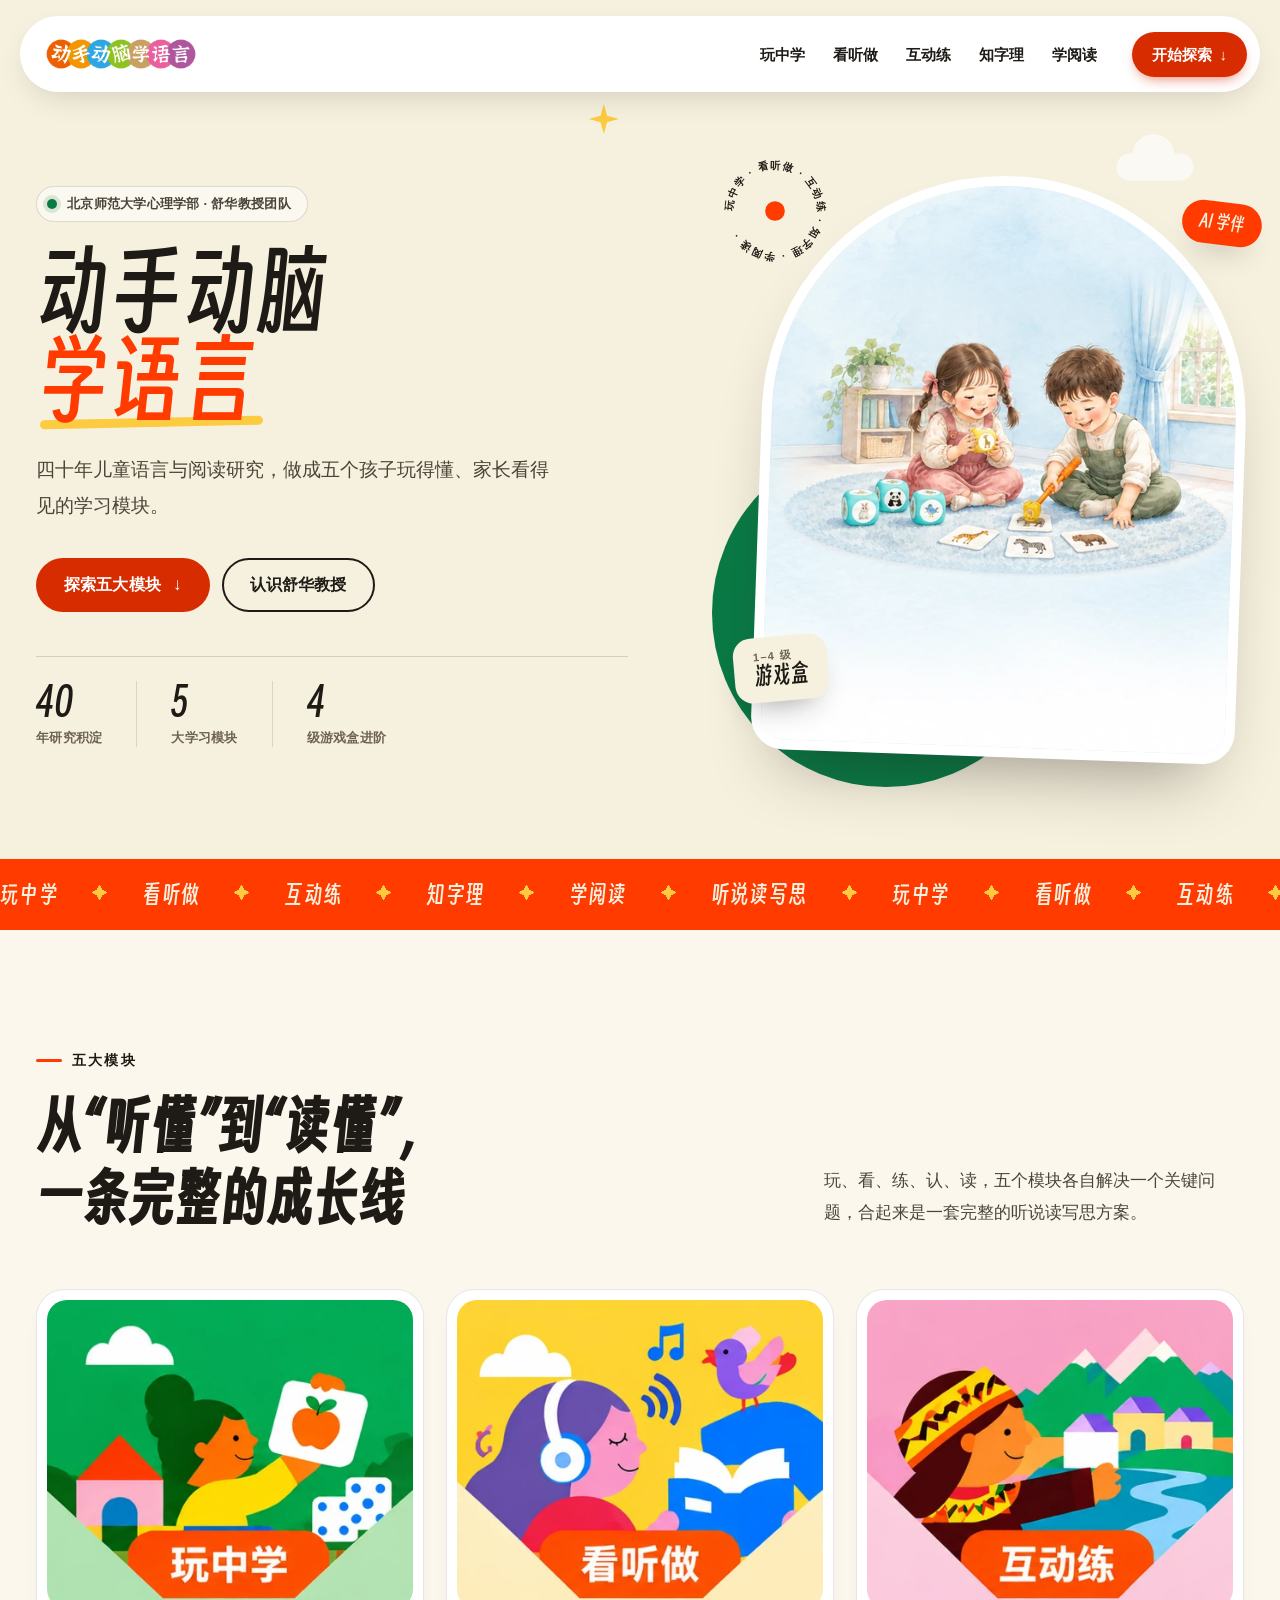
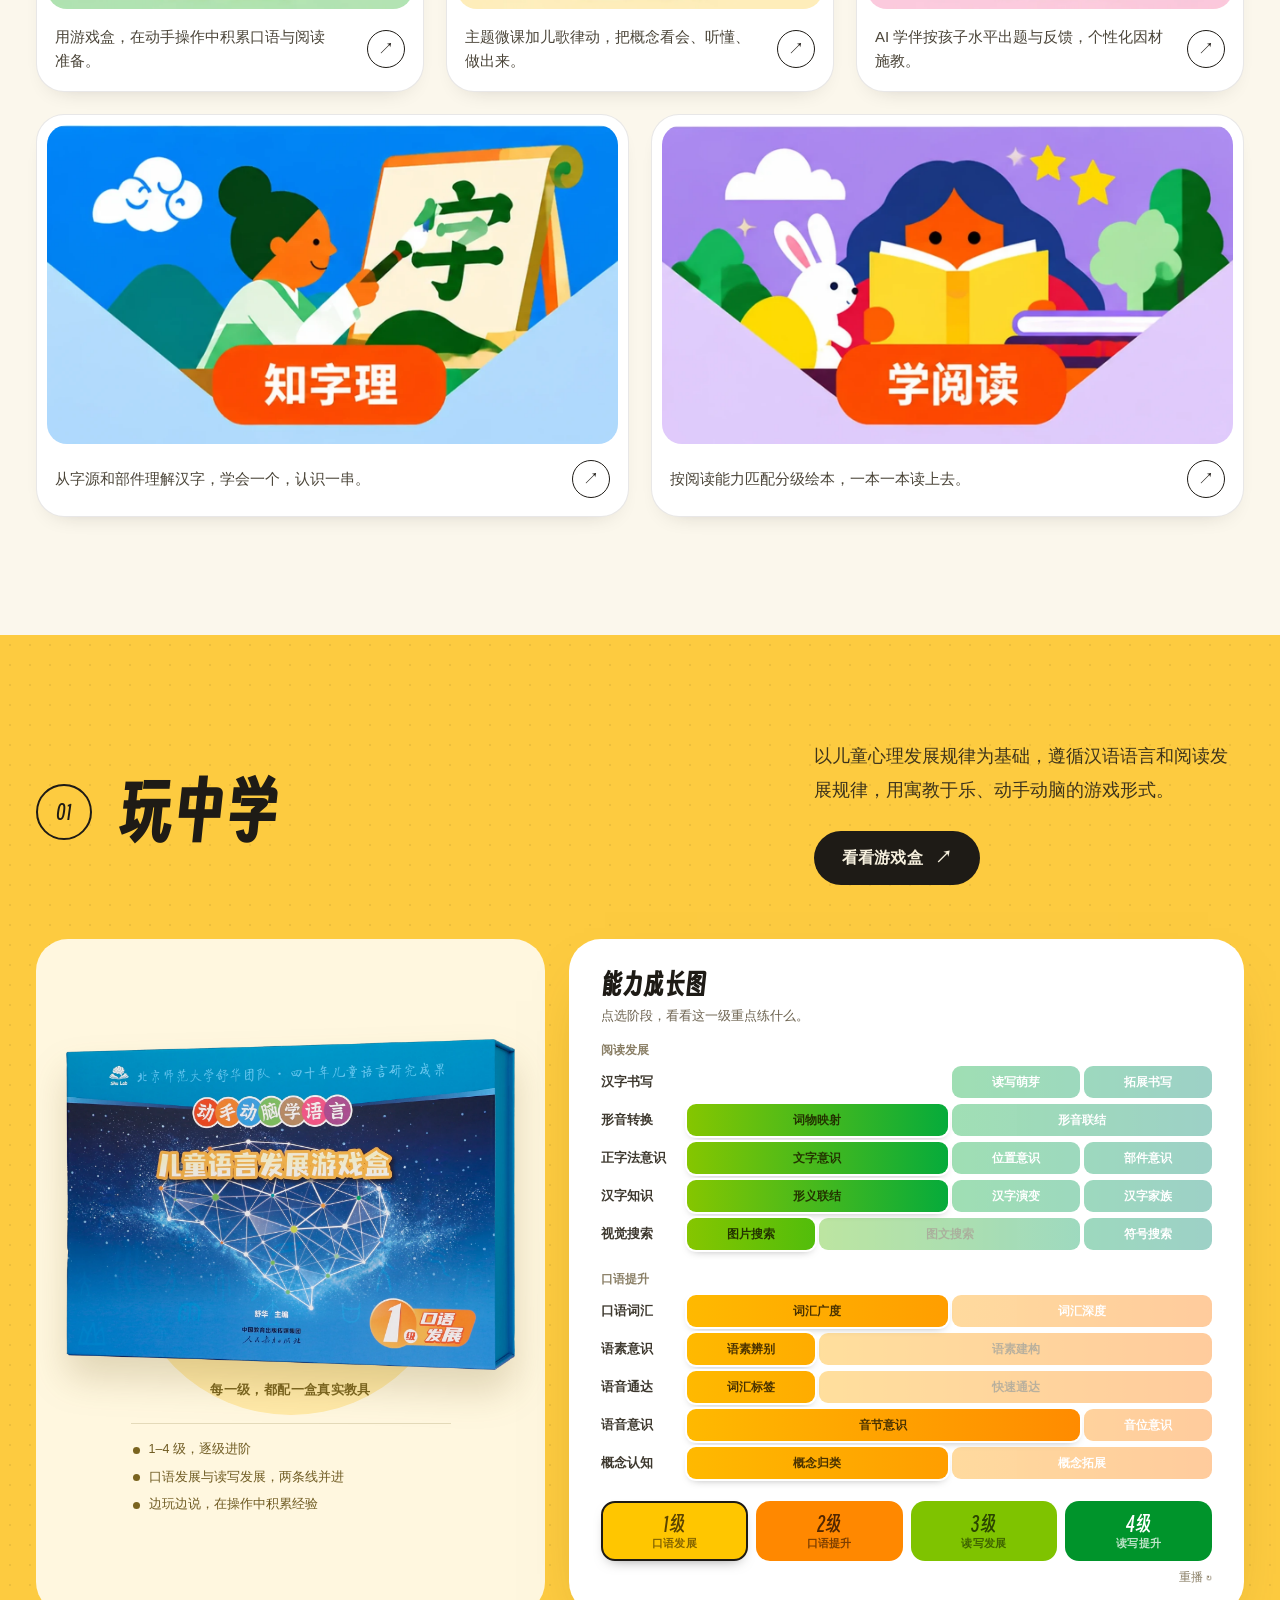
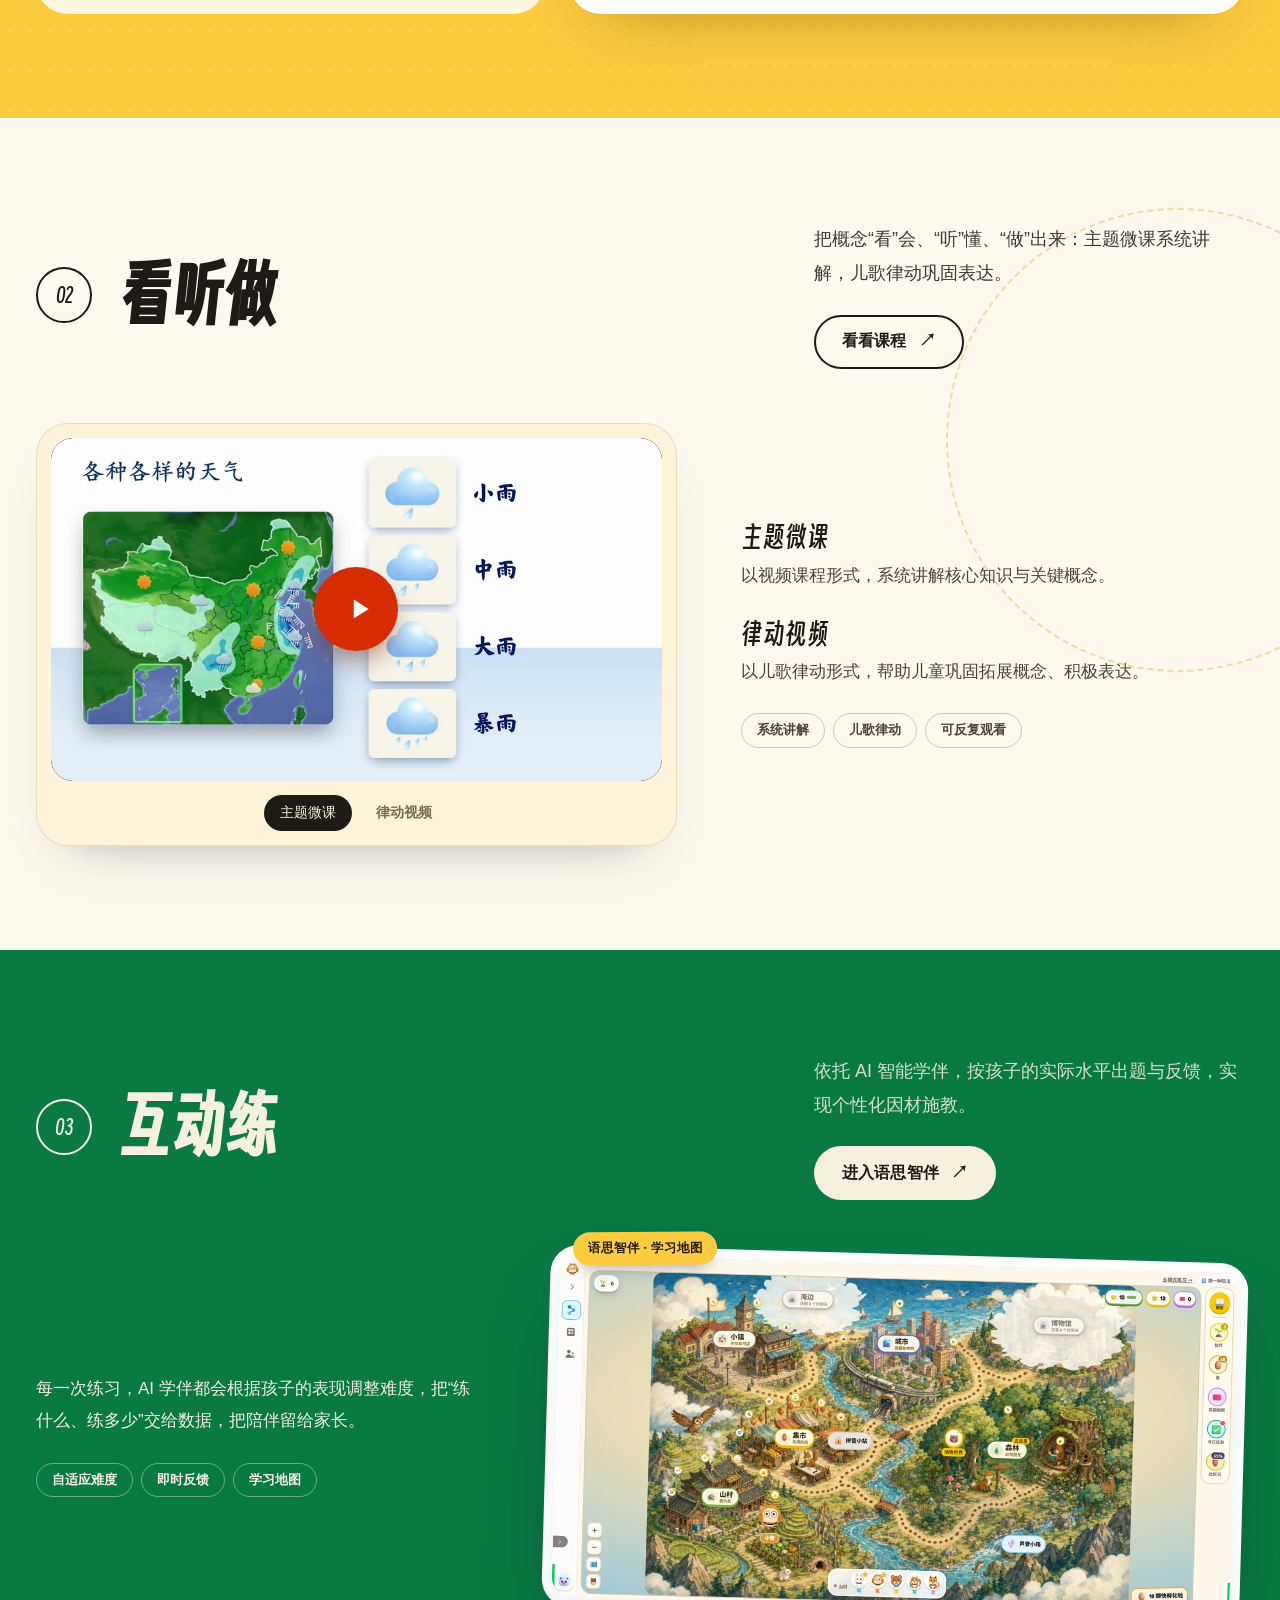
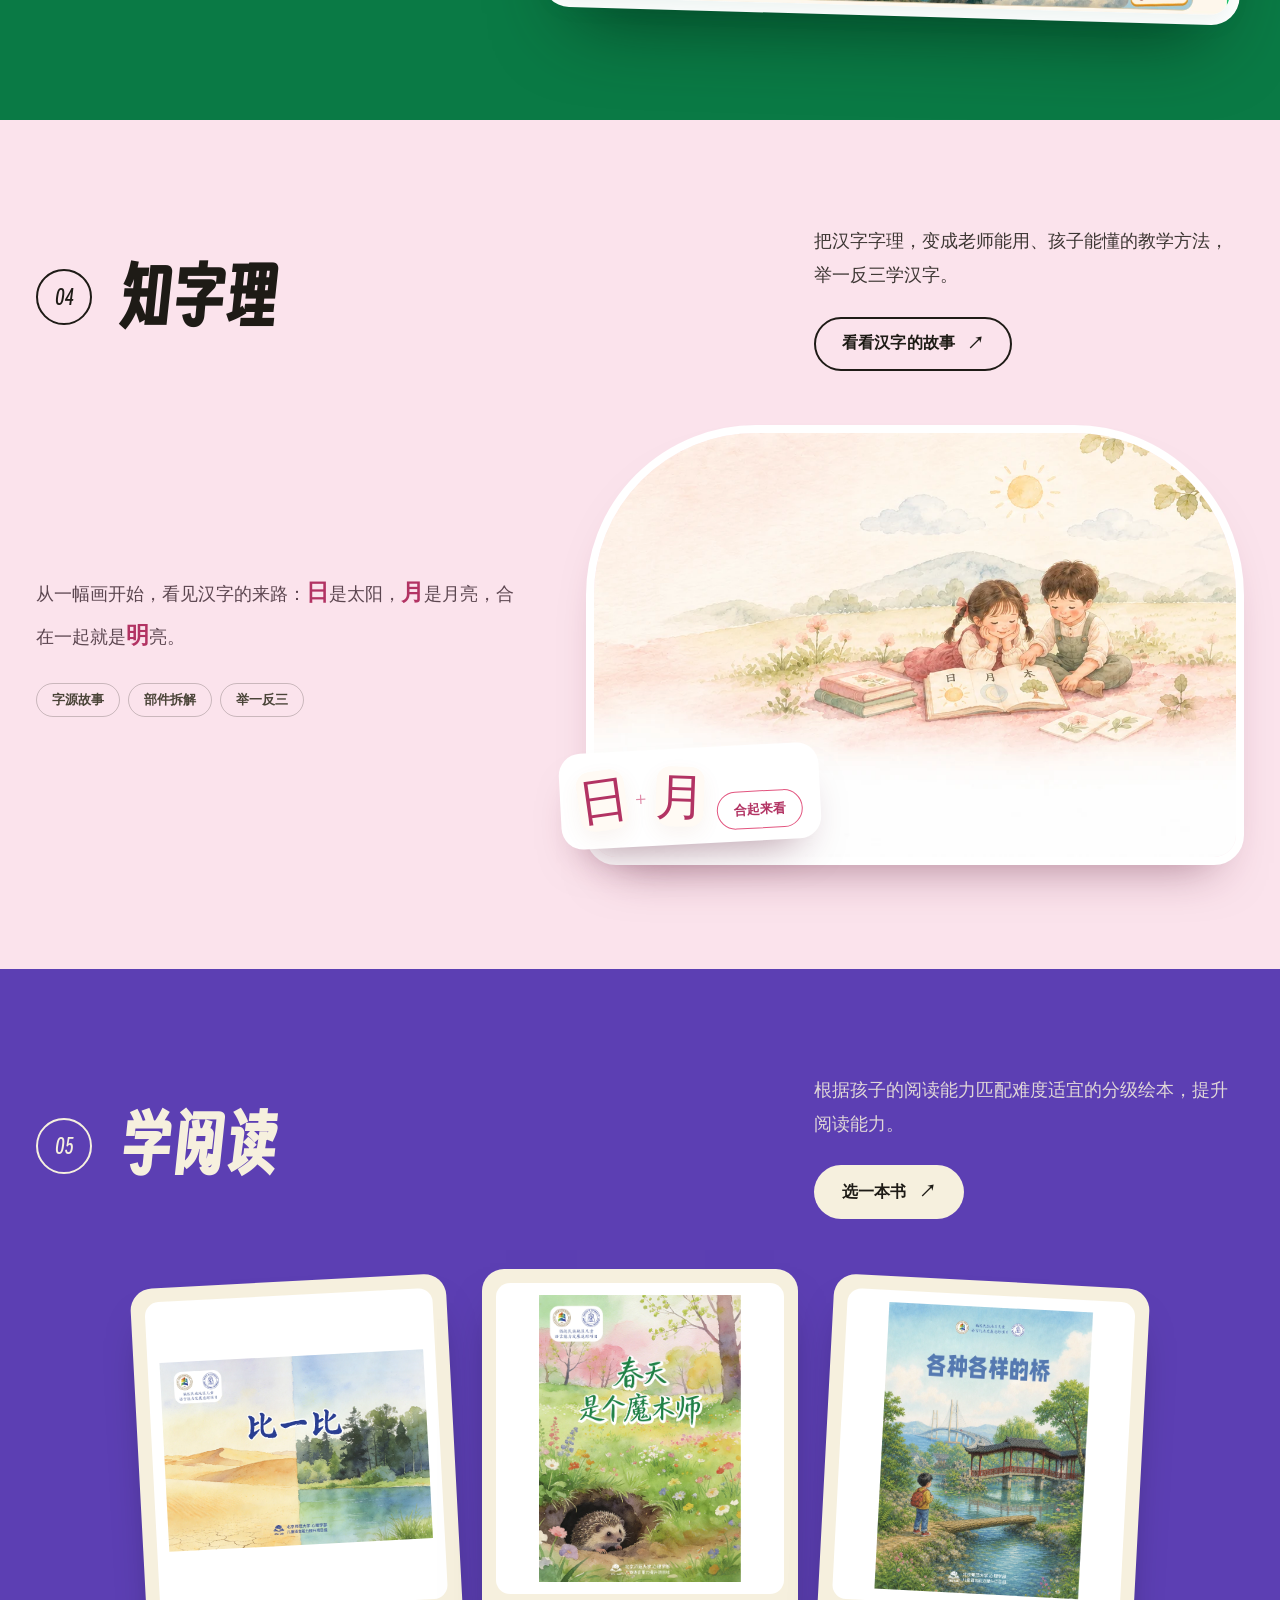
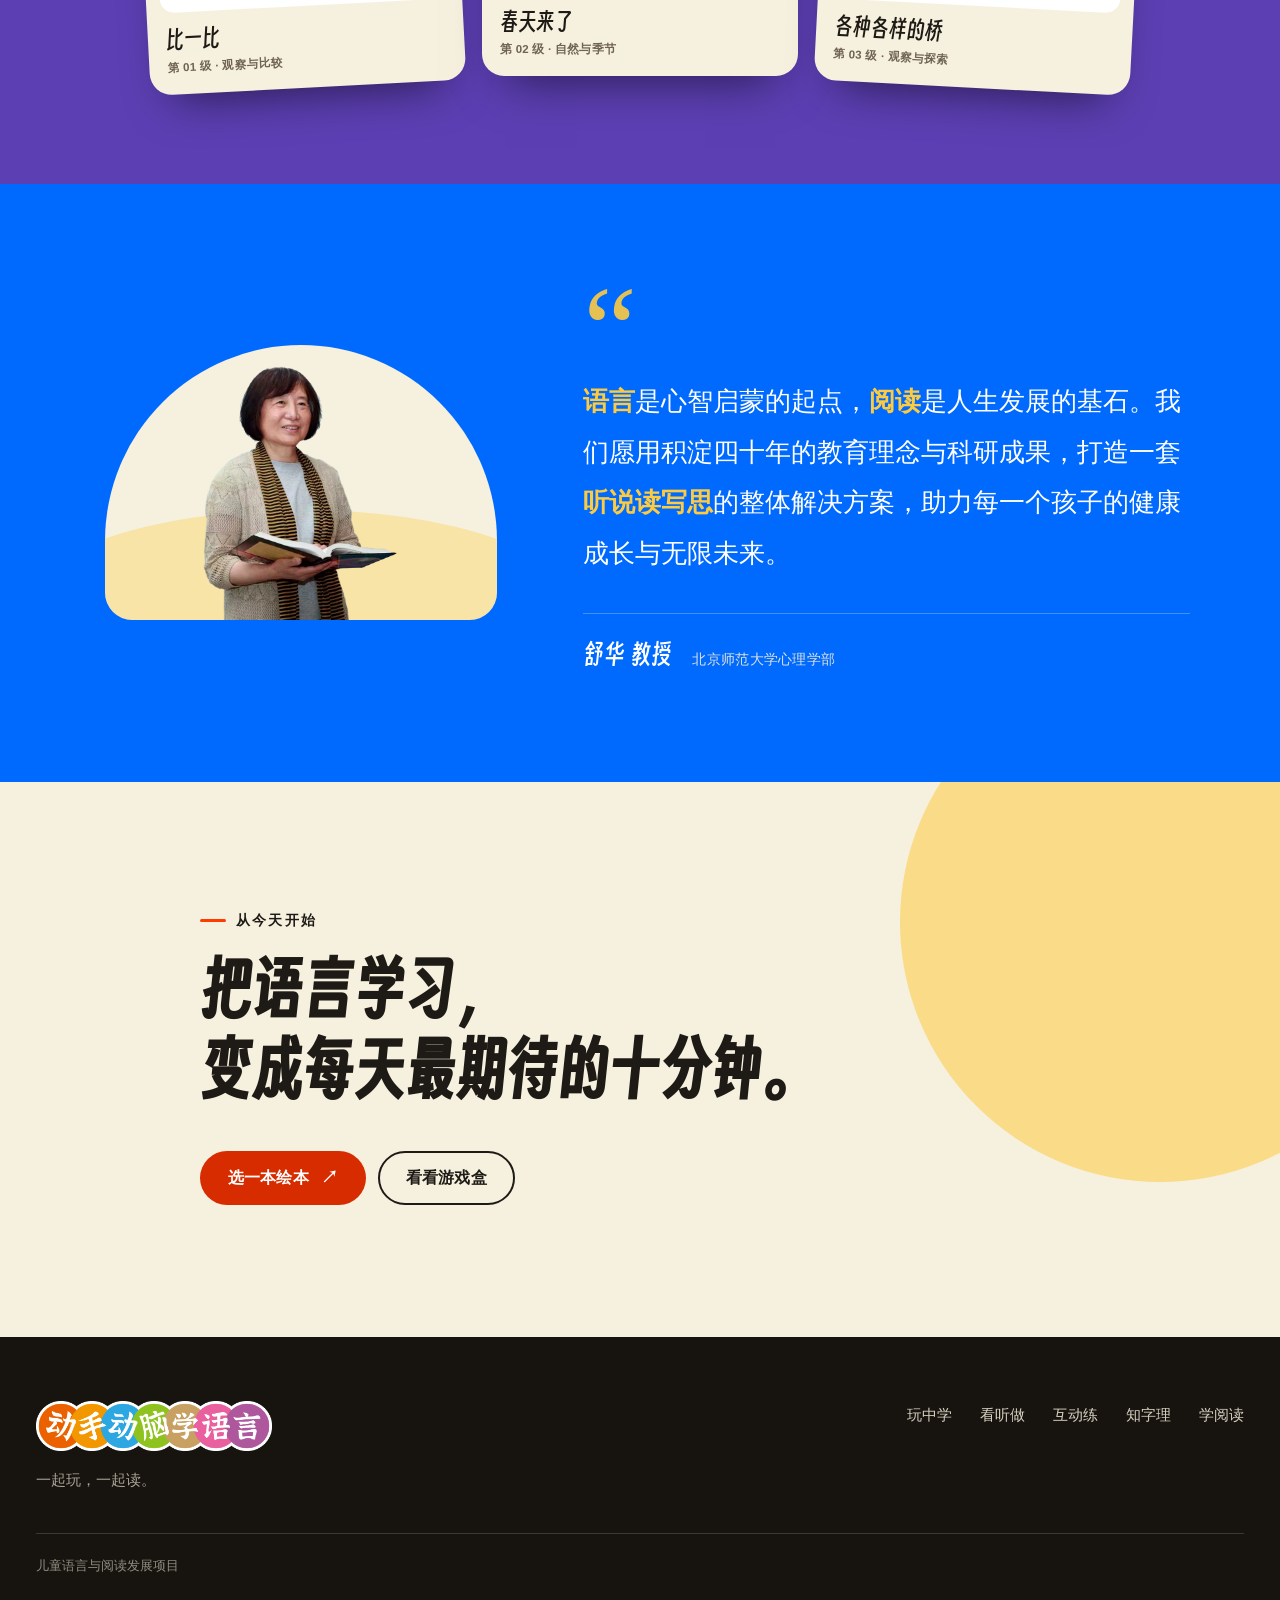
<file: index.html>
<!doctype html>
<html lang="zh-CN"><head><meta charset="utf-8"><meta name="viewport" content="width=device-width,initial-scale=1"><meta name="theme-color" content="#f6f0de"><meta name="description" content="北京师范大学舒华教授团队，四十年儿童语言与阅读研究：玩中学、看听做、互动练、知字理、学阅读五大模块，陪孩子从听懂到读懂。"><meta property="og:title" content="动手动脑学语言 · 从听懂到读懂"><meta property="og:description" content="四十年儿童语言与阅读研究，做成五个孩子玩得懂、家长看得见的学习模块。"><meta property="og:image" content="assets/play-toys-blue-hero-v5.webp"><title>动手动脑学语言 · 从听懂到读懂</title><link rel="icon" href="assets/logo.png" type="image/png"><link rel="preload" href="assets/fonts/SmileySans-Oblique.woff2" as="font" type="font/woff2" crossorigin><link rel="stylesheet" href="styles.css"><link rel="stylesheet" href="home.css"><script>if('IntersectionObserver'in window&&!matchMedia('(prefers-reduced-motion: reduce)').matches){document.documentElement.classList.add('reveal-ready');setTimeout(function(){if(!window.__homeReveal)document.documentElement.classList.remove('reveal-ready')},2500)}</script><script src="data.js" defer></script><script src="app.js" defer></script><script src="home.js" defer></script></head><body data-page="home" data-theme="blue"><a class="skip" href="#main">跳到主要内容</a><header id="header"></header><main id="main">

<section class="hero" id="top">
<div class="hero-decor" aria-hidden="true"><span class="cloud cloud-a"></span><span class="cloud cloud-b"></span><span class="cloud cloud-c"></span><span class="spark spark-a"></span><span class="spark spark-b"></span><span class="spark spark-c"></span></div>
<div class="wrap hero-grid">
<div class="hero-copy">
<p class="eyebrow"><span class="eyebrow-dot" aria-hidden="true"></span>北京师范大学心理学部 · 舒华教授团队</p>
<h1 class="hero-title">动手动脑<span class="hl">学语言</span></h1>
<p class="hero-lead">四十年儿童语言与阅读研究，做成五个孩子玩得懂、家长看得见的学习模块。</p>
<div class="hero-actions"><a class="btn btn-solid" href="#modules">探索五大模块 <span aria-hidden="true">↓</span></a><a class="btn btn-line" href="#expert">认识舒华教授</a></div>
<dl class="hero-stats"><div><dt>40</dt><dd>年研究积淀</dd></div><div><dt>5</dt><dd>大学习模块</dd></div><div><dt>4</dt><dd>级游戏盒进阶</dd></div></dl>
</div>
<div class="hero-visual">
<div class="hero-disc" aria-hidden="true"></div>
<figure class="hero-frame"><img src="assets/play-toys-blue-hero-v5.webp" alt="两个孩子在蓝色房间里玩动物配对教具" width="2172" height="724" fetchpriority="high"></figure>
<span class="sticker sticker-level"><small>1–4 级</small><strong>游戏盒</strong></span>
<span class="sticker sticker-ai"><strong>AI 学伴</strong></span>
<svg class="hero-badge" viewBox="0 0 120 120" aria-hidden="true"><defs><path id="badge-path" d="M60,60 m-43,0 a43,43 0 1,1 86,0 a43,43 0 1,1 -86,0"/></defs><text><textPath href="#badge-path">玩中学 · 看听做 · 互动练 · 知字理 · 学阅读 ·</textPath></text><circle cx="60" cy="60" r="10" fill="#ff3b00"/></svg>
</div>
</div>
</section>

<div class="ticker" aria-hidden="true"><div class="ticker-track"><span>玩中学</span><b>✦</b><span>看听做</span><b>✦</b><span>互动练</span><b>✦</b><span>知字理</span><b>✦</b><span>学阅读</span><b>✦</b><span>听说读写思</span><b>✦</b><span>玩中学</span><b>✦</b><span>看听做</span><b>✦</b><span>互动练</span><b>✦</b><span>知字理</span><b>✦</b><span>学阅读</span><b>✦</b><span>听说读写思</span><b>✦</b></div></div>

<section class="modules" id="modules">
<div class="wrap">
<div class="modules-head" data-reveal>
<div><p class="kicker">五大模块</p><h2 class="display">从“听懂”到“读懂”，<br>一条完整的成长线</h2></div>
<p class="modules-intro">玩、看、练、认、读，五个模块各自解决一个关键问题，合起来是一套完整的听说读写思方案。</p>
</div>
<div class="module-grid">
<a class="module-card" href="#play" data-reveal style="--card:#0b8b4b">
<div class="module-art"><img src="assets/modules/play.webp" alt="玩中学：孩子举起画着苹果的卡片" width="857" height="721" loading="lazy"></div>
<div class="module-body"><h3 class="sr-only">玩中学</h3><p>用游戏盒，在动手操作中积累口语与阅读准备。</p><span class="module-arrow" aria-hidden="true">↗</span></div>
</a>
<a class="module-card" href="#watch" data-reveal style="--card:#d99a00">
<div class="module-art"><img src="assets/modules/watch.webp" alt="看听做：戴耳机听读的孩子" width="862" height="721" loading="lazy"></div>
<div class="module-body"><h3 class="sr-only">看听做</h3><p>主题微课加儿歌律动，把概念看会、听懂、做出来。</p><span class="module-arrow" aria-hidden="true">↗</span></div>
</a>
<a class="module-card" href="#practice" data-reveal style="--card:#006aff">
<div class="module-art"><img src="assets/modules/practice.webp" alt="互动练：孩子拿着平板学习" width="860" height="721" loading="lazy"></div>
<div class="module-body"><h3 class="sr-only">互动练</h3><p>AI 学伴按孩子水平出题与反馈，个性化因材施教。</p><span class="module-arrow" aria-hidden="true">↗</span></div>
</a>
<a class="module-card" href="#characters" data-reveal style="--card:#e2557f">
<div class="module-art"><img src="assets/modules/characters.webp" alt="知字理：孩子用毛笔写汉字" width="1297" height="716" loading="lazy"></div>
<div class="module-body"><h3 class="sr-only">知字理</h3><p>从字源和部件理解汉字，学会一个，认识一串。</p><span class="module-arrow" aria-hidden="true">↗</span></div>
</a>
<a class="module-card" href="#reading" data-reveal style="--card:#6a4bc4">
<div class="module-art"><img src="assets/modules/reading.webp" alt="学阅读：孩子和小兔子一起看绘本" width="1306" height="716" loading="lazy"></div>
<div class="module-body"><h3 class="sr-only">学阅读</h3><p>按阅读能力匹配分级绘本，一本一本读上去。</p><span class="module-arrow" aria-hidden="true">↗</span></div>
</a>
</div>
</div>
</section>

<section class="band band-play topic" id="play">
<div class="wrap">
<header class="band-head" data-reveal>
<div class="band-heading"><span class="band-num">01</span><h2 class="display">玩中学</h2></div>
<div class="band-copy"><p>以儿童心理发展规律为基础，遵循汉语语言和阅读发展规律，用寓教于乐、动手动脑的游戏形式。</p><a class="btn btn-ink" href="games.html">看看游戏盒 <span aria-hidden="true">↗</span></a></div>
</header>
<div class="play-grid">
<div class="package-card" data-reveal>
<img data-box-image src="assets/package-1.webp" alt="第1级口语发展教具盒" width="1494" height="1100">
<p class="package-note">每一级，都配一盒真实教具</p>
<ul class="package-points"><li>1–4 级，逐级进阶</li><li>口语发展与读写发展，两条线并进</li><li>边玩边说，在操作中积累经验</li></ul>
</div>
<div class="chart-card" data-reveal>
<div class="chart-head"><h3>能力成长图</h3><p>点选阶段，看看这一级重点练什么。</p></div>
<div class="growth-chart" data-growth-chart>
<div class="growth-heading"><button class="growth-replay" type="button" aria-label="重播能力图动画">重播 ↻</button></div>
<div class="growth-panels" id="growth-panels"></div>
<div class="growth-mobile" id="growth-mobile"></div>
<div class="growth-stages" aria-label="选择游戏盒阶段"><button type="button" data-growth-stage="1" aria-pressed="true"><span>1级</span><small>口语发展</small></button><button type="button" data-growth-stage="2" aria-pressed="false"><span>2级</span><small>口语提升</small></button><button type="button" data-growth-stage="3" aria-pressed="false"><span>3级</span><small>读写发展</small></button><button type="button" data-growth-stage="4" aria-pressed="false"><span>4级</span><small>读写提升</small></button></div>
<p class="growth-explain" id="growth-explain" aria-live="polite"></p>
</div>
</div>
</div>
</div>
</section>

<section class="band band-watch topic" id="watch">
<div class="wrap">
<header class="band-head" data-reveal>
<div class="band-heading"><span class="band-num">02</span><h2 class="display">看听做</h2></div>
<div class="band-copy"><p>把概念“看”会、“听”懂、“做”出来：主题微课系统讲解，儿歌律动巩固表达。</p><a class="btn btn-line" href="courses.html">看看课程 <span aria-hidden="true">↗</span></a></div>
</header>
<div class="watch-grid">
<div class="course-preview" data-reveal>
<div class="course-preview-media"><video id="home-lesson-video" src="media/home-lesson.mp4" poster="assets/home-lesson-poster.webp" playsinline preload="none" aria-label="主题微课示例视频"></video><img id="course-preview-image" src="assets/movement-example.webp" alt="儿歌律动形式示意" width="1100" height="600" loading="lazy" hidden><button type="button" class="course-play" id="course-preview-play" aria-label="播放主题微课示例视频"><svg viewBox="0 0 32 32" aria-hidden="true"><path d="M12 7 26 16 12 25Z"/></svg></button><p class="home-course-status" id="home-course-status" role="status" hidden>敬请期待</p></div>
<div class="preview-switch" aria-label="选择课程形式"><button type="button" data-preview="lesson" aria-pressed="true">主题微课</button><button type="button" data-preview="movement" aria-pressed="false">律动视频</button></div>
</div>
<div class="watch-notes" data-reveal>
<p><strong>主题微课</strong>以视频课程形式，系统讲解核心知识与关键概念。</p>
<p><strong>律动视频</strong>以儿歌律动形式，帮助儿童巩固拓展概念、积极表达。</p>
<ul class="tag-list"><li>系统讲解</li><li>儿歌律动</li><li>可反复观看</li></ul>
</div>
</div>
</div>
</section>

<section class="band band-practice topic" id="practice">
<div class="wrap">
<header class="band-head" data-reveal>
<div class="band-heading"><span class="band-num">03</span><h2 class="display">互动练</h2></div>
<div class="band-copy"><p>依托 AI 智能学伴，按孩子的实际水平出题与反馈，实现个性化因材施教。</p><a class="btn btn-cream" href="https://yusi-dualskin-production.up.railway.app/learn/" target="_blank" rel="noopener noreferrer" aria-label="进入语思智伴，在新页面打开">进入语思智伴 <span aria-hidden="true">↗</span></a></div>
</header>
<div class="practice-grid">
<div class="practice-notes" data-reveal>
<p>每一次练习，AI 学伴都会根据孩子的表现调整难度，把“练什么、练多少”交给数据，把陪伴留给家长。</p>
<ul class="tag-list tag-list-cream"><li>自适应难度</li><li>即时反馈</li><li>学习地图</li></ul>
</div>
<a class="ai-preview" href="https://yusi-dualskin-production.up.railway.app/learn/" target="_blank" rel="noopener noreferrer" data-reveal aria-label="打开语思智伴学习页面"><span class="ai-preview-tag">语思智伴 · 学习地图</span><img src="assets/ai-map.webp" alt="语思智伴学习界面，显示不同学习场景和任务地图" width="1200" height="606" loading="lazy"></a>
</div>
</div>
</section>

<section class="band band-characters topic" id="characters">
<div class="wrap">
<header class="band-head" data-reveal>
<div class="band-heading"><span class="band-num">04</span><h2 class="display">知字理</h2></div>
<div class="band-copy"><p>把汉字字理，变成老师能用、孩子能懂的教学方法，举一反三学汉字。</p><a class="btn btn-line" href="articles.html">看看汉字的故事 <span aria-hidden="true">↗</span></a></div>
</header>
<div class="characters-grid">
<div class="character-copy" data-reveal>
<p>从一幅画开始，看见汉字的来路：<b>日</b>是太阳，<b>月</b>是月亮，合在一起就是<b>明</b>亮。</p>
<ul class="tag-list"><li>字源故事</li><li>部件拆解</li><li>举一反三</li></ul>
</div>
<div class="character-visual" data-reveal>
<img class="character-source" src="assets/characters-reading-hero.webp" alt="两个孩子共读汉字绘本" width="2172" height="724" loading="lazy">
<div class="character-demo" data-character-demo><div class="character-parts"><span>日</span><b aria-hidden="true">＋</b><span>月</span></div><button class="combine-button" type="button" id="combine-character">合起来看</button><div class="character-result" aria-live="polite"><strong>明</strong></div></div>
</div>
</div>
</div>
</section>

<section class="band band-reading topic" id="reading">
<div class="wrap">
<header class="band-head" data-reveal>
<div class="band-heading"><span class="band-num">05</span><h2 class="display">学阅读</h2></div>
<div class="band-copy"><p>根据孩子的阅读能力匹配难度适宜的分级绘本，提升阅读能力。</p><a class="btn btn-cream" href="library.html">选一本书 <span aria-hidden="true">↗</span></a></div>
</header>
<div class="reading-stack" data-reveal>
<a class="book-card-home" href="library.html?book=compare" aria-label="试读比一比"><span class="book-cover-home"><img src="assets/book-compare-0.webp" alt="比一比封面" loading="lazy"></span><span class="book-meta"><strong>比一比</strong><small>第 01 级 · 观察与比较</small></span></a>
<a class="book-card-home" href="library.html?book=spring" aria-label="试读春天来了"><span class="book-cover-home"><img src="assets/book-spring-0.webp" alt="春天来了封面" loading="lazy"></span><span class="book-meta"><strong>春天来了</strong><small>第 02 级 · 自然与季节</small></span></a>
<a class="book-card-home" href="library.html?book=bridges" aria-label="试读各种各样的桥"><span class="book-cover-home"><img src="assets/book-bridges-0.webp" alt="各种各样的桥封面" loading="lazy"></span><span class="book-meta"><strong>各种各样的桥</strong><small>第 03 级 · 观察与探索</small></span></a>
</div>
</div>
</section>

<section class="expert-band" id="expert">
<div class="wrap expert-grid">
<div class="expert-portrait" data-reveal><div class="expert-halo" aria-hidden="true"></div><img src="assets/professor-shu.webp" alt="舒华教授手持书本" width="600" height="860" loading="lazy"></div>
<div class="expert-quote" data-reveal>
<p class="quote-mark" aria-hidden="true">“</p>
<blockquote><p><span class="quote-key">语言</span>是心智启蒙的起点，<span class="quote-key">阅读</span>是人生发展的基石。我们愿用积淀四十年的教育理念与科研成果，打造一套<span class="quote-key">听说读写思</span>的整体解决方案，助力每一个孩子的健康成长与无限未来。</p></blockquote>
<p class="expert-cite"><strong>舒华 教授</strong><span>北京师范大学心理学部</span></p>
</div>
</div>
</section>

<section class="closing">
<div class="closing-sun" aria-hidden="true"></div>
<div class="wrap closing-inner" data-reveal>
<p class="kicker">从今天开始</p>
<h2 class="display">把语言学习，<br>变成每天最期待的十分钟。</h2>
<div class="closing-actions"><a class="btn btn-solid" href="library.html">选一本绘本 <span aria-hidden="true">↗</span></a><a class="btn btn-line" href="games.html">看看游戏盒</a></div>
</div>
</section>

</main><footer id="footer"></footer></body></html>
</file>
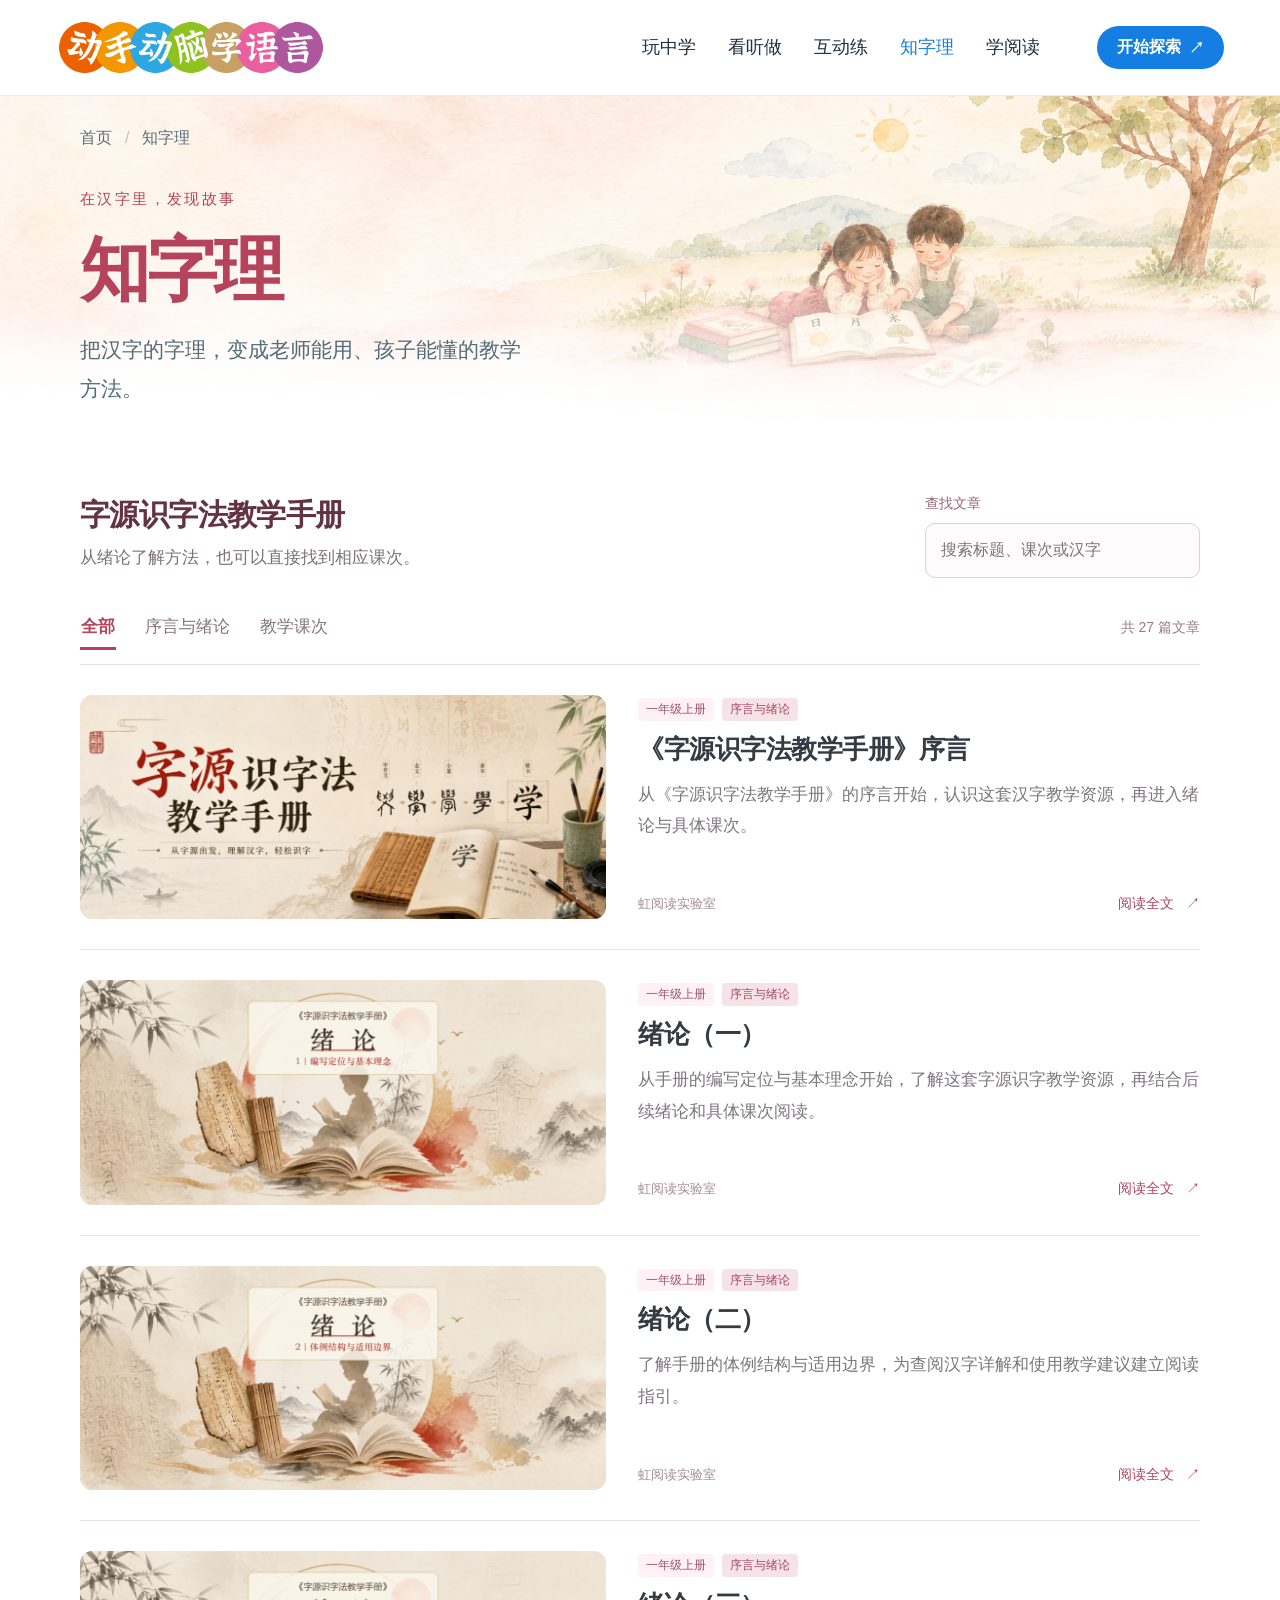
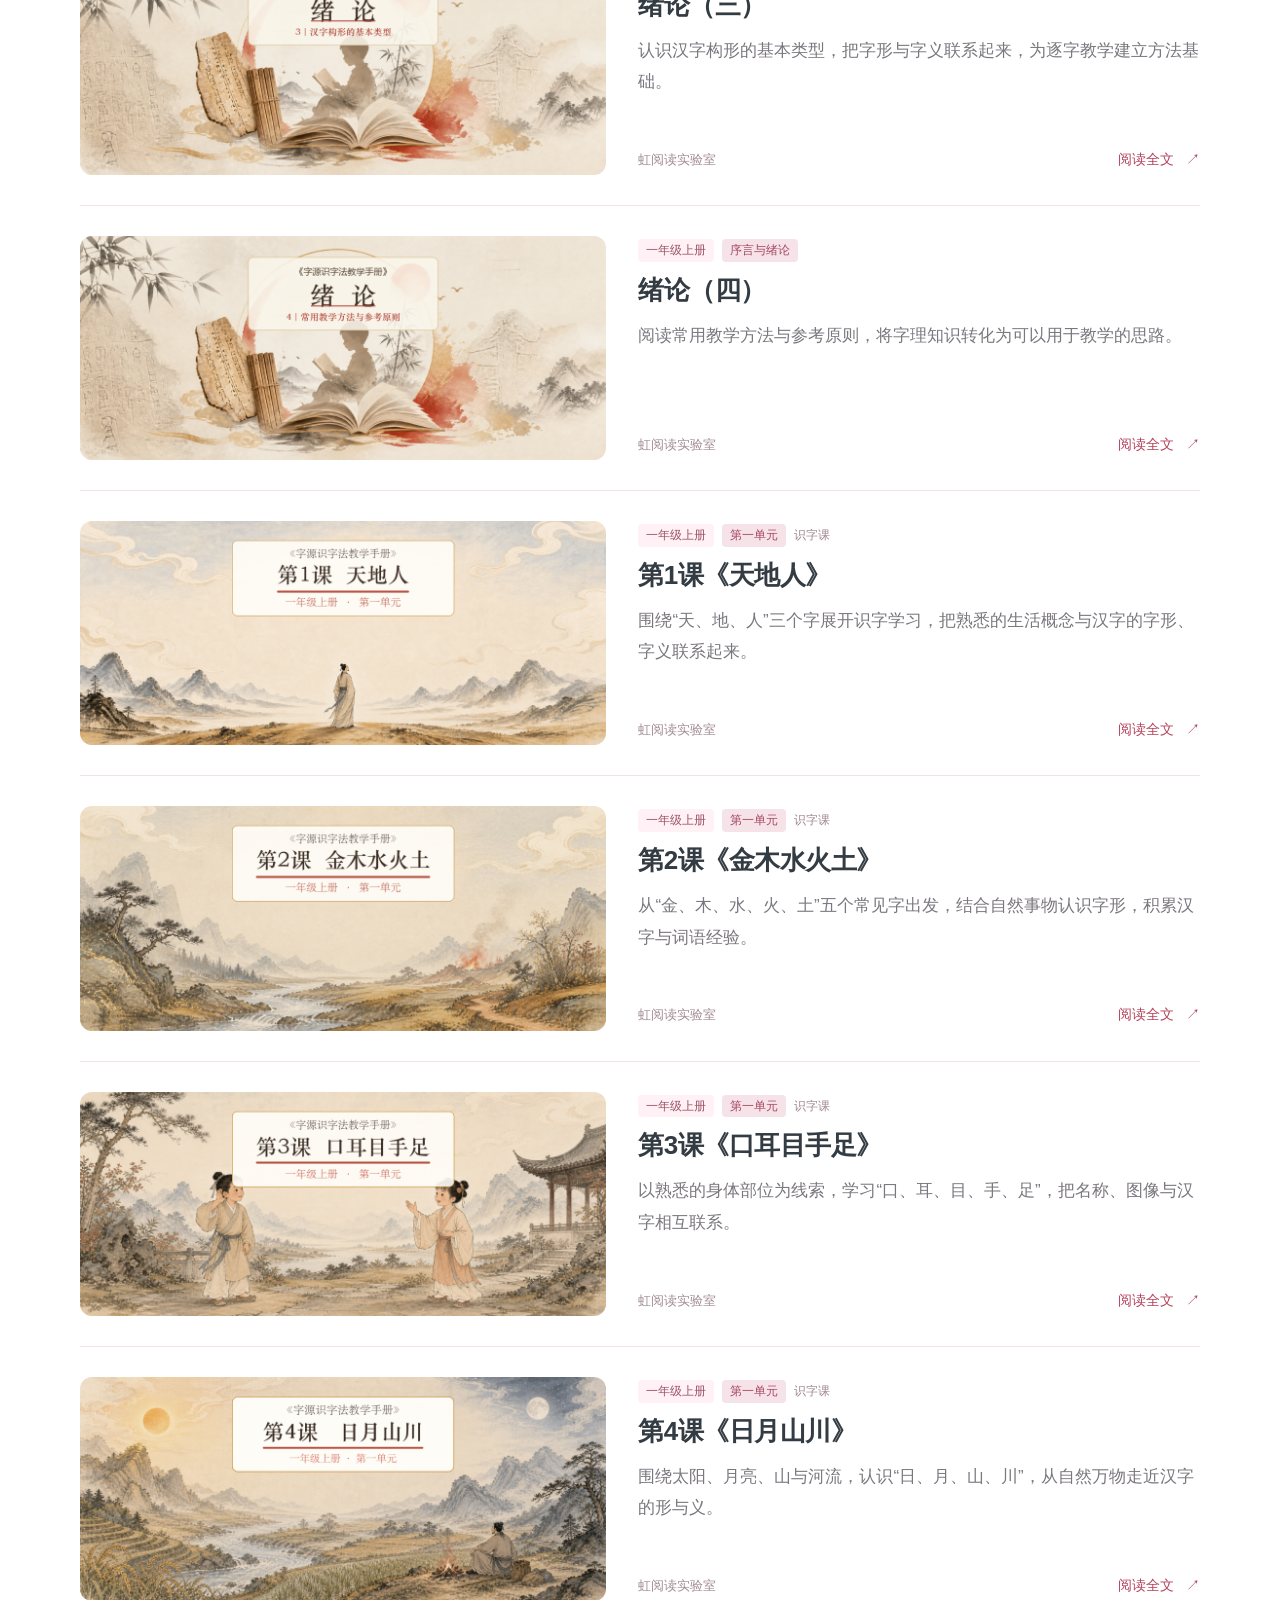
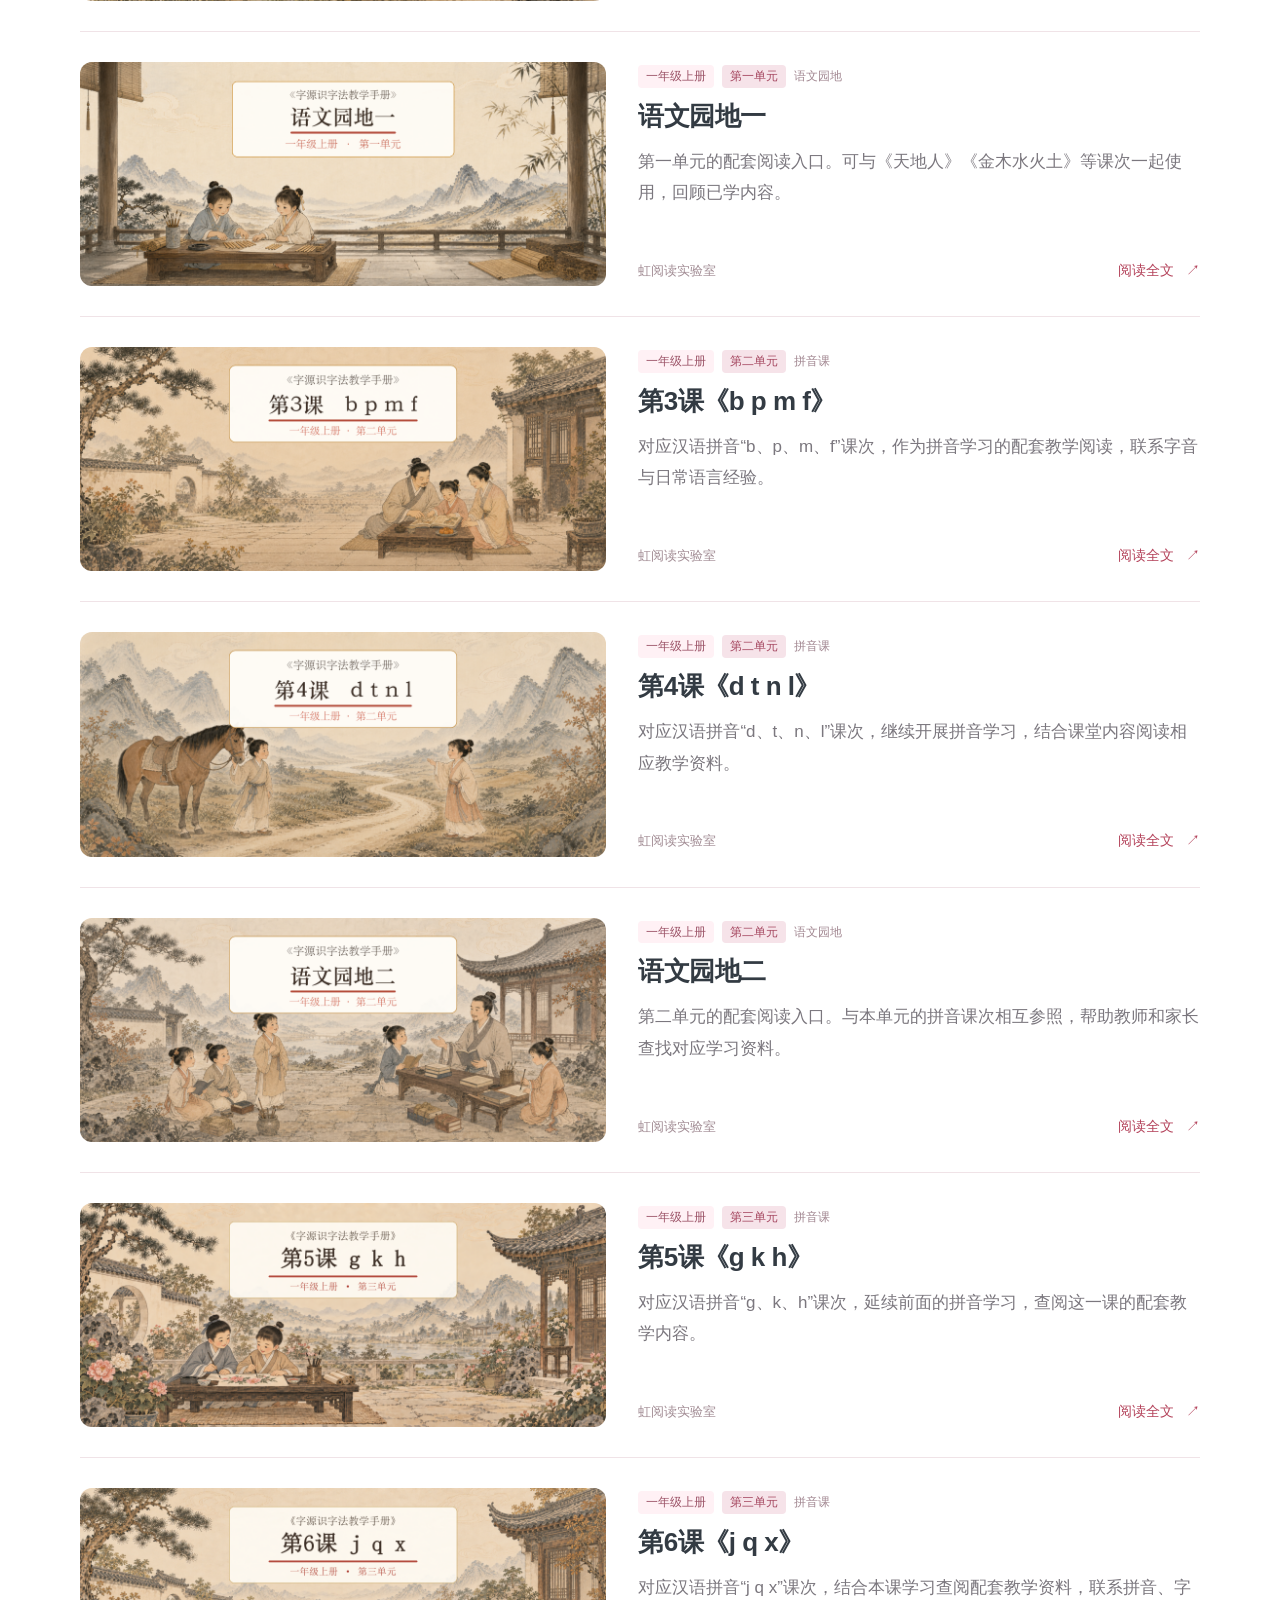
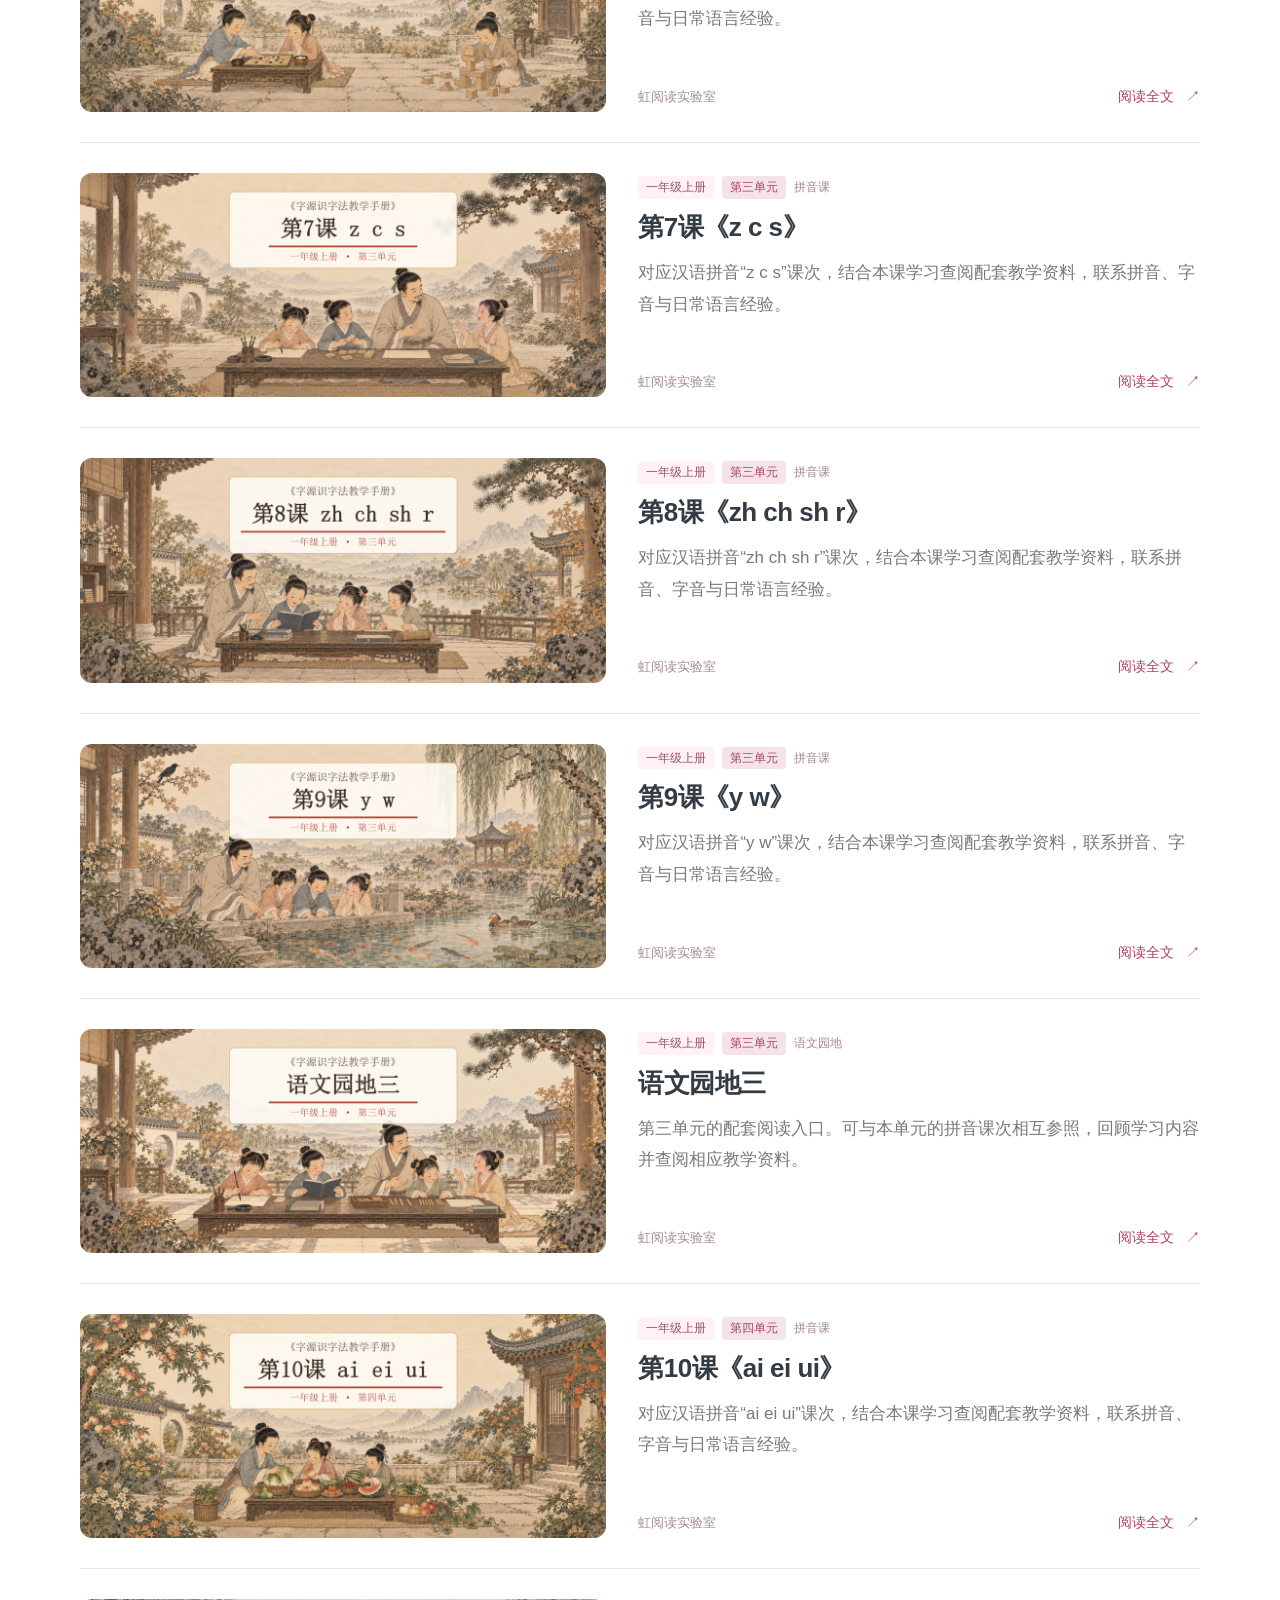
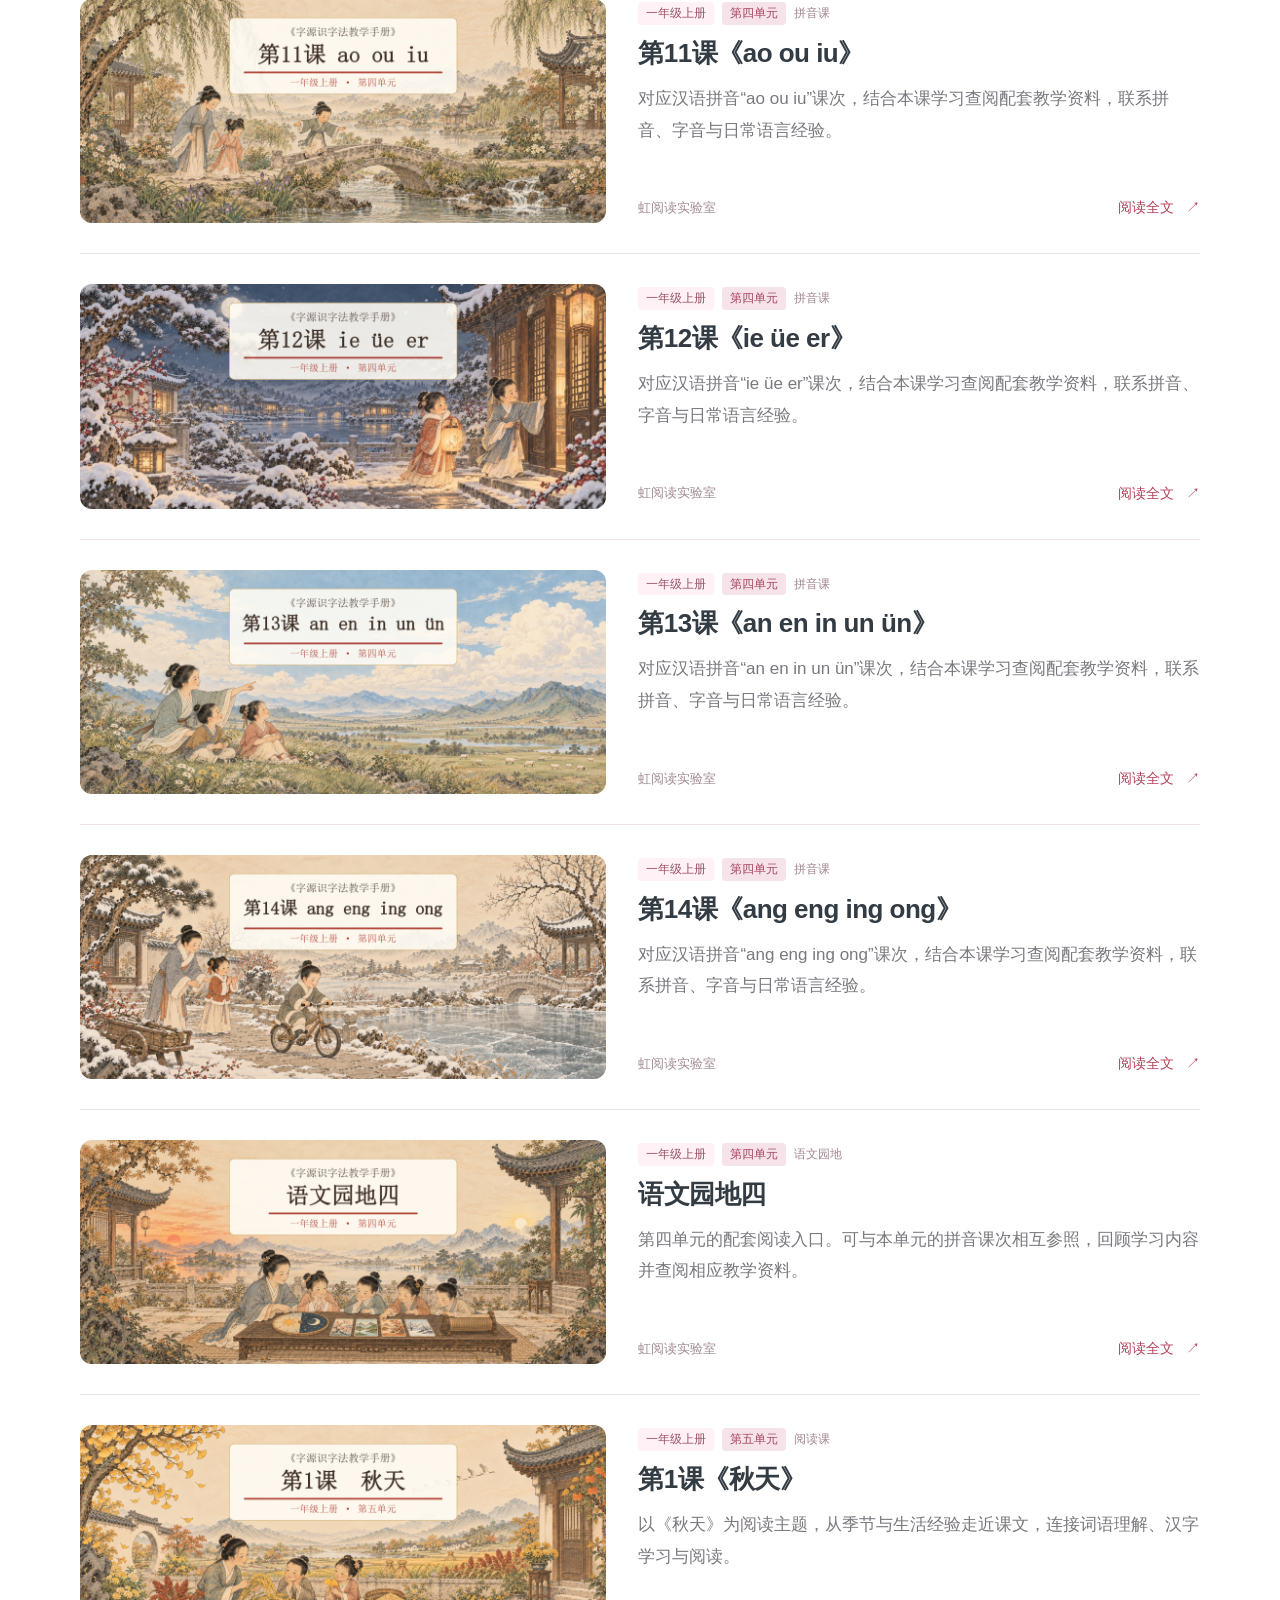
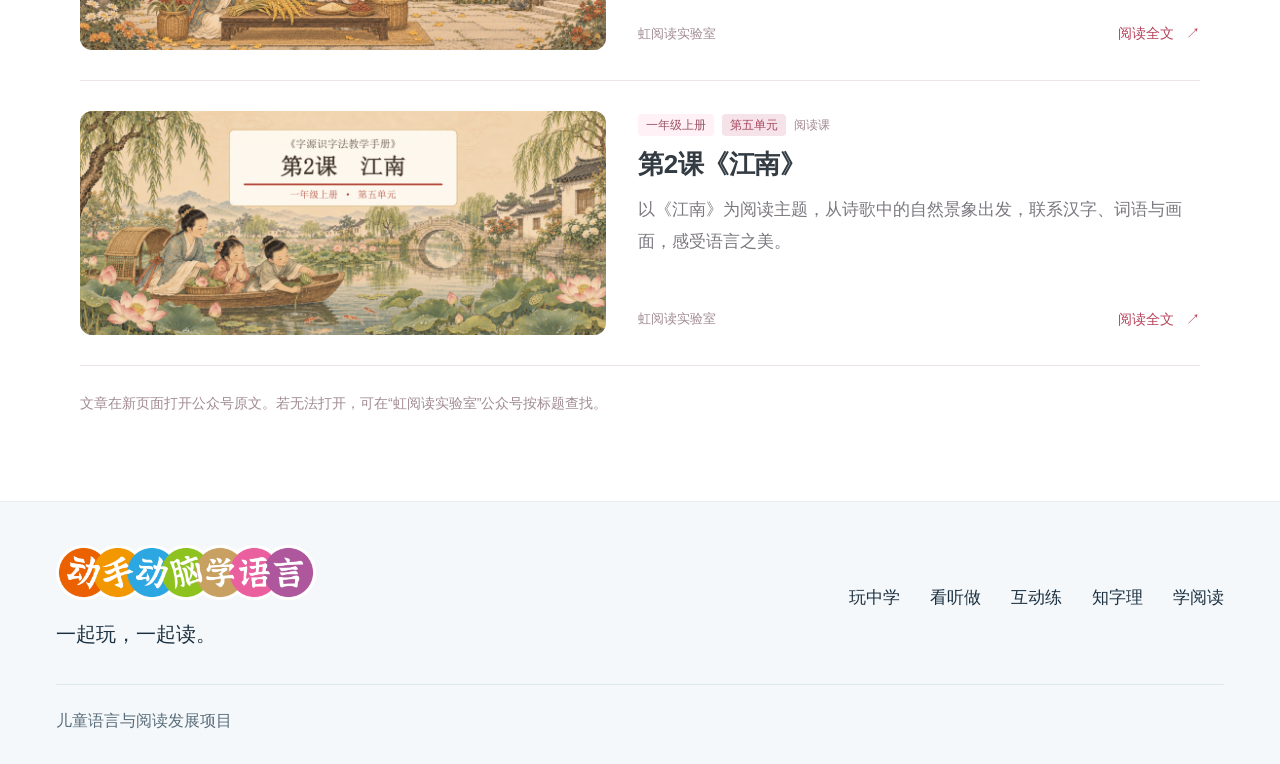
<file: articles.html>
<!doctype html>
<html lang="zh-CN"><head><meta charset="utf-8"><meta name="viewport" content="width=device-width,initial-scale=1"><meta name="theme-color" content="#137fe6"><meta name="description" content="动手动脑学语言，面向儿童与家长的语言游戏、主题课程、字理教学与绘本阅读资源。"><title>知字理 · 动手动脑学语言 V2</title><link rel="icon" href="assets/logo.png" type="image/png"><link rel="stylesheet" href="styles.css"><link rel="stylesheet" href="expert.css"><link rel="stylesheet" href="home.css"><link rel="stylesheet" href="secondary.css"><script src="data.js" defer></script><script src="app.js" defer></script><script src="expert.js" defer></script><script src="home.js" defer></script></head><body data-page="articles" data-theme="orange"><a class="skip" href="#main">跳到主要内容</a><header id="header"></header><main id="main"><div class="secondary-hero-art" aria-hidden="true"><img src="assets/characters-reading-hero.webp" alt="" width="2400" height="800" fetchpriority="high"></div><div class="wrap"><nav class="breadcrumb"><a href="index.html#characters">首页</a><span>知字理</span></nav><section class="page-heading"><p class="page-eyebrow">在汉字里，发现故事</p><h1>知字理</h1><p>把汉字的字理，变成老师能用、孩子能懂的教学方法。</p></section><section class="articles-heading"><div><h2>字源识字法教学手册</h2><p>从绪论了解方法，也可以直接找到相应课次。</p></div><label class="search-label"><span>查找文章</span><input type="search" id="article-search" placeholder="搜索标题、课次或汉字"></label></section><div class="article-toolbar"><div class="filters" id="article-filters" aria-label="文章分类"></div><p id="article-count" aria-live="polite"></p></div><div id="article-list" class="article-list"></div><p class="course-note">文章在新页面打开公众号原文。若无法打开，可在“虹阅读实验室”公众号按标题查找。</p></div></main><footer id="footer"></footer></body></html>
</file>
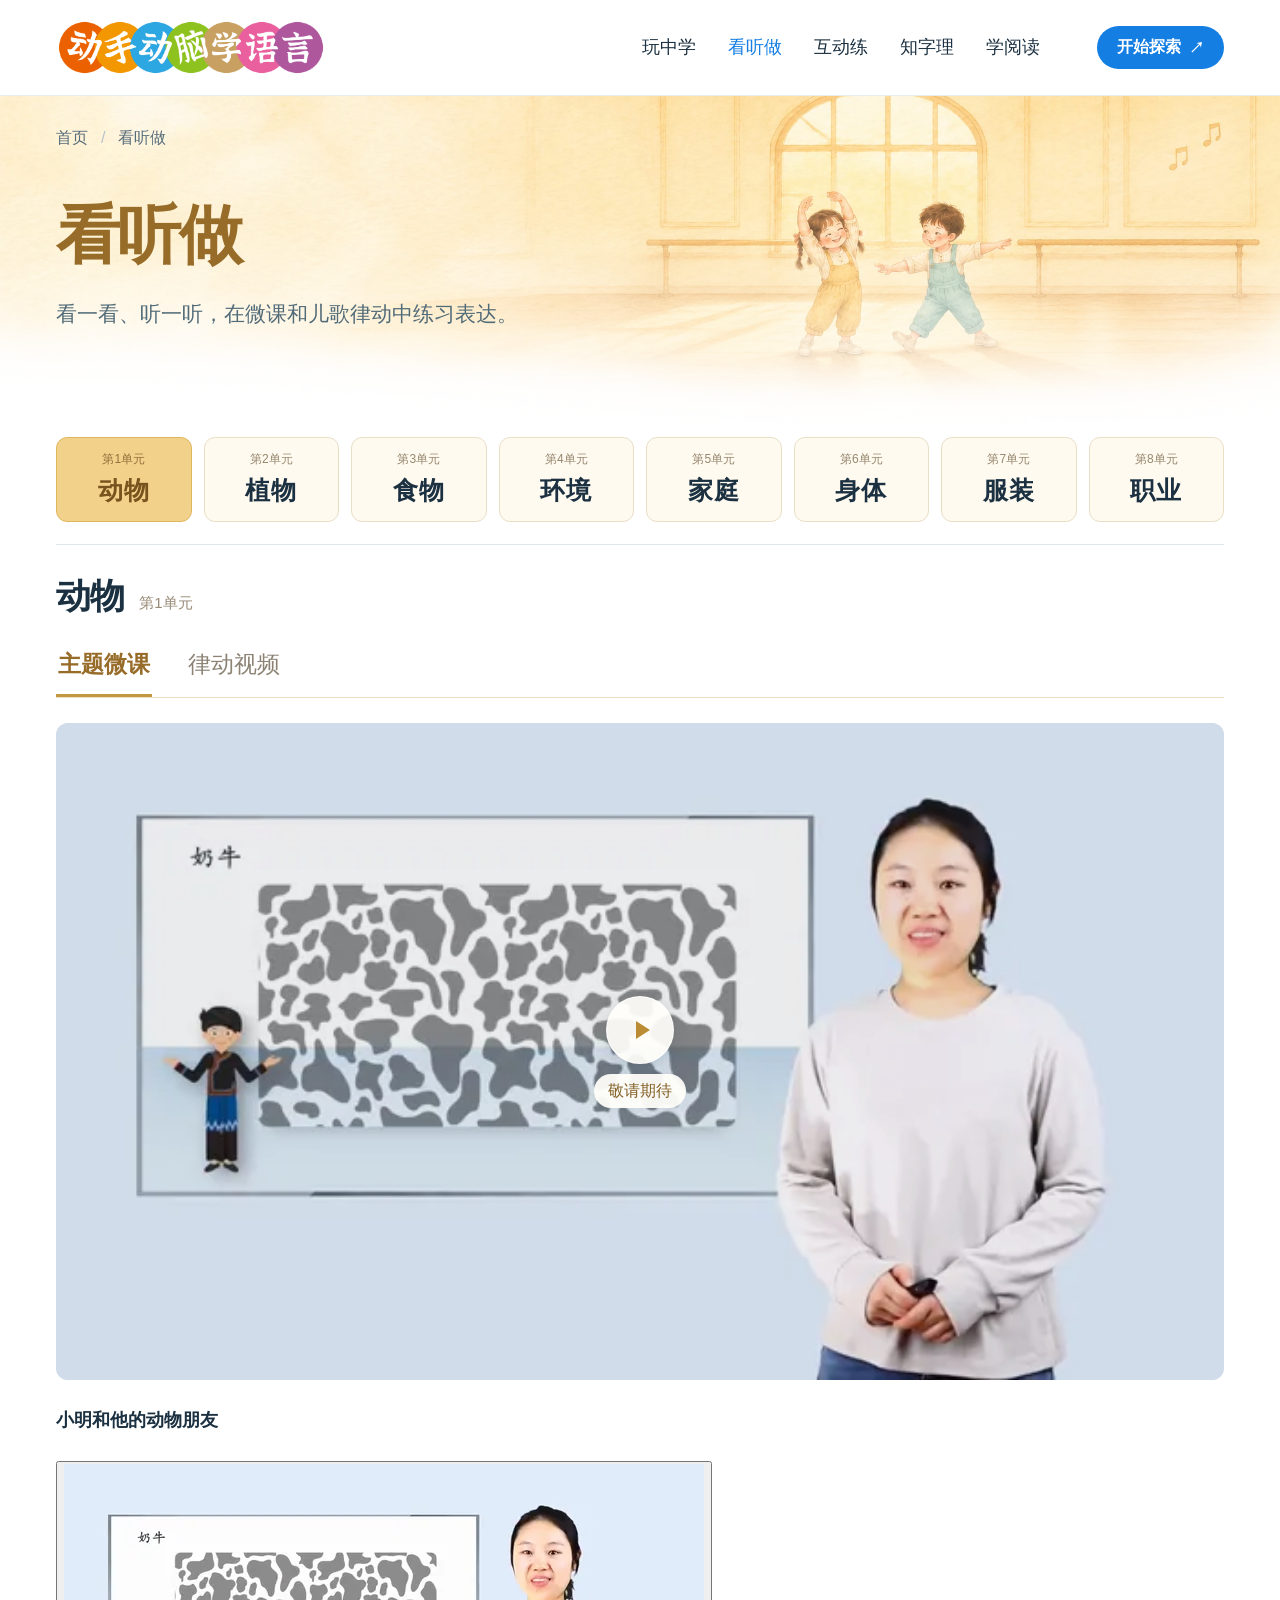
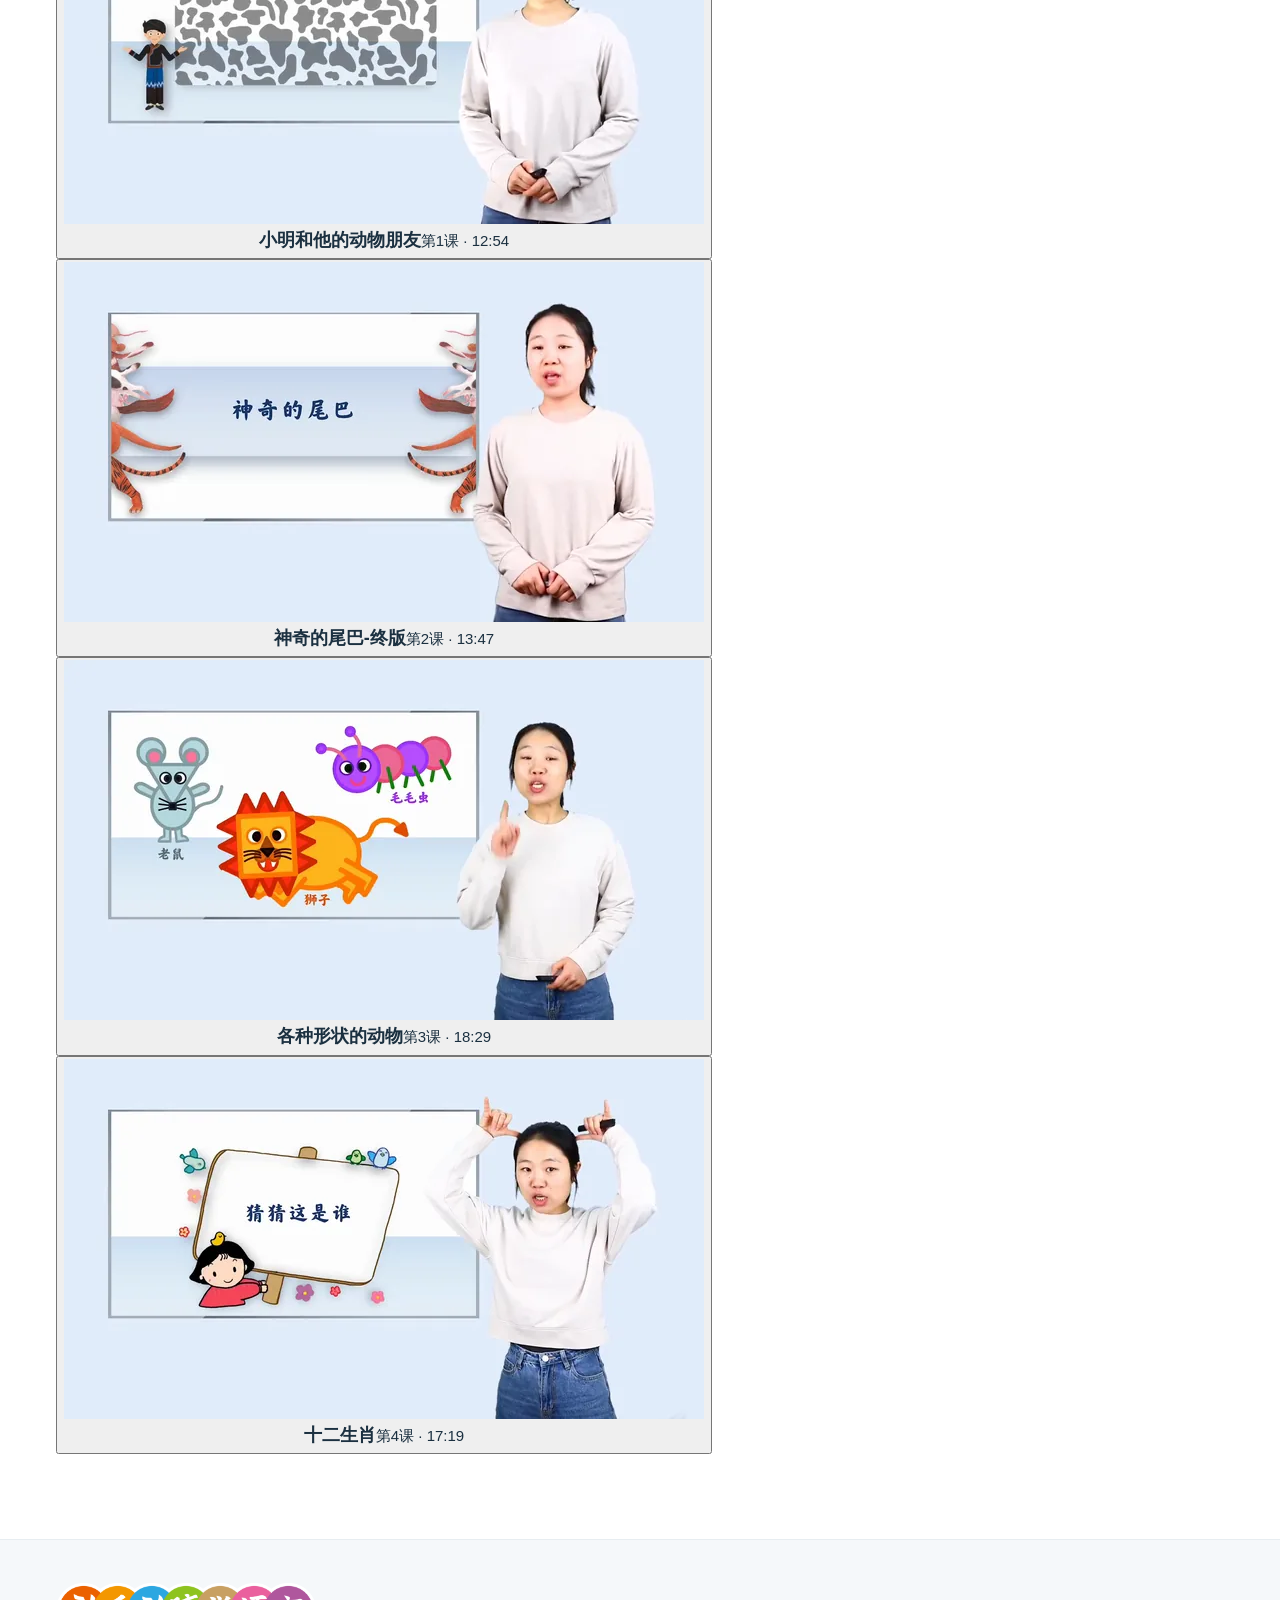
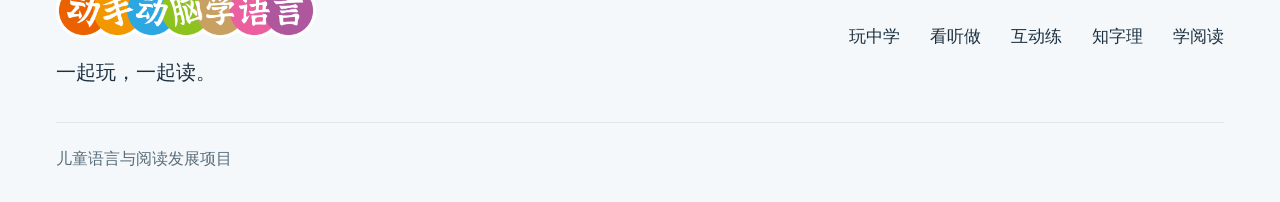
<file: courses.html>
<!doctype html>
<html lang="zh-CN"><head><meta charset="utf-8"><meta name="viewport" content="width=device-width,initial-scale=1"><meta name="theme-color" content="#137fe6"><meta name="description" content="动手动脑学语言，面向儿童与家长的语言游戏、主题课程、字理教学与绘本阅读资源。"><title>看听做 · 动手动脑学语言 V2</title><link rel="icon" href="assets/logo.png" type="image/png"><link rel="stylesheet" href="styles.css"><link rel="stylesheet" href="expert.css"><link rel="stylesheet" href="home.css"><link rel="stylesheet" href="secondary.css"><script src="data.js" defer></script><script src="app.js" defer></script><script src="expert.js" defer></script><script src="home.js" defer></script><script src="course-media.js" defer></script><script src="courses.js" defer></script></head><body data-page="courses" data-theme="gold"><a class="skip" href="#main">跳到主要内容</a><header id="header"></header><main id="main"><div class="secondary-hero-art" aria-hidden="true"><img src="assets/watch-movement-gold-hero.webp" alt="" width="2400" height="800" fetchpriority="high"></div><div class="wrap"><nav class="breadcrumb"><a href="index.html#watch">首页</a><span>看听做</span></nav><section class="page-heading"><h1>看听做</h1><p>看一看、听一听，在微课和儿歌律动中练习表达。</p></section><div class="course-unit-tabs" id="unit-tabs" role="tablist" aria-label="选择课程单元"></div><section id="unit-panel" role="tabpanel" aria-labelledby="unit-1"><h2 id="unit-title">第1单元 · 动物</h2><div class="course-type-tabs" role="tablist" aria-label="选择视频类型"><button type="button" role="tab" id="course-type-lesson" data-course-type="lesson" aria-selected="true" aria-controls="lesson-player">主题微课</button><button type="button" role="tab" id="course-type-movement" data-course-type="movement" aria-selected="false" aria-controls="movement-player" tabindex="-1">律动视频</button></div><section class="course-player-section" id="lesson-player" role="tabpanel" tabindex="0" aria-labelledby="course-type-lesson"><div class="course-player-layout"><div><div class="course-still"><img id="lesson-image" alt="主题微课截图" width="640" height="360"><div class="course-coming-soon"><button type="button" class="course-unavailable-play" aria-label="主题微课，敬请期待" aria-disabled="true" aria-describedby="lesson-coming-soon"><svg viewBox="0 0 32 32" aria-hidden="true"><path d="M12 7 26 16 12 25Z"/></svg></button><p id="lesson-coming-soon">敬请期待</p></div></div><h4 id="lesson-title"></h4><p class="course-player-status" id="lesson-status" role="status"></p></div><div class="course-playlist" id="lesson-playlist" aria-label="主题微课选集"></div></div></section><section class="course-player-section" id="movement-player" role="tabpanel" tabindex="0" aria-labelledby="course-type-movement" hidden><div class="course-player-layout"><div><div class="course-still"><img id="movement-image" alt="律动视频截图" width="640" height="360"><div class="course-coming-soon"><button type="button" class="course-unavailable-play" aria-label="律动视频，敬请期待" aria-disabled="true" aria-describedby="movement-coming-soon"><svg viewBox="0 0 32 32" aria-hidden="true"><path d="M12 7 26 16 12 25Z"/></svg></button><p id="movement-coming-soon">敬请期待</p></div></div><h4 id="movement-title"></h4><p class="course-player-status" id="movement-status" role="status"></p></div><div class="course-playlist" id="movement-playlist" aria-label="律动视频选集"></div></div></section></section></div></main><footer id="footer"></footer></body></html>
</file>
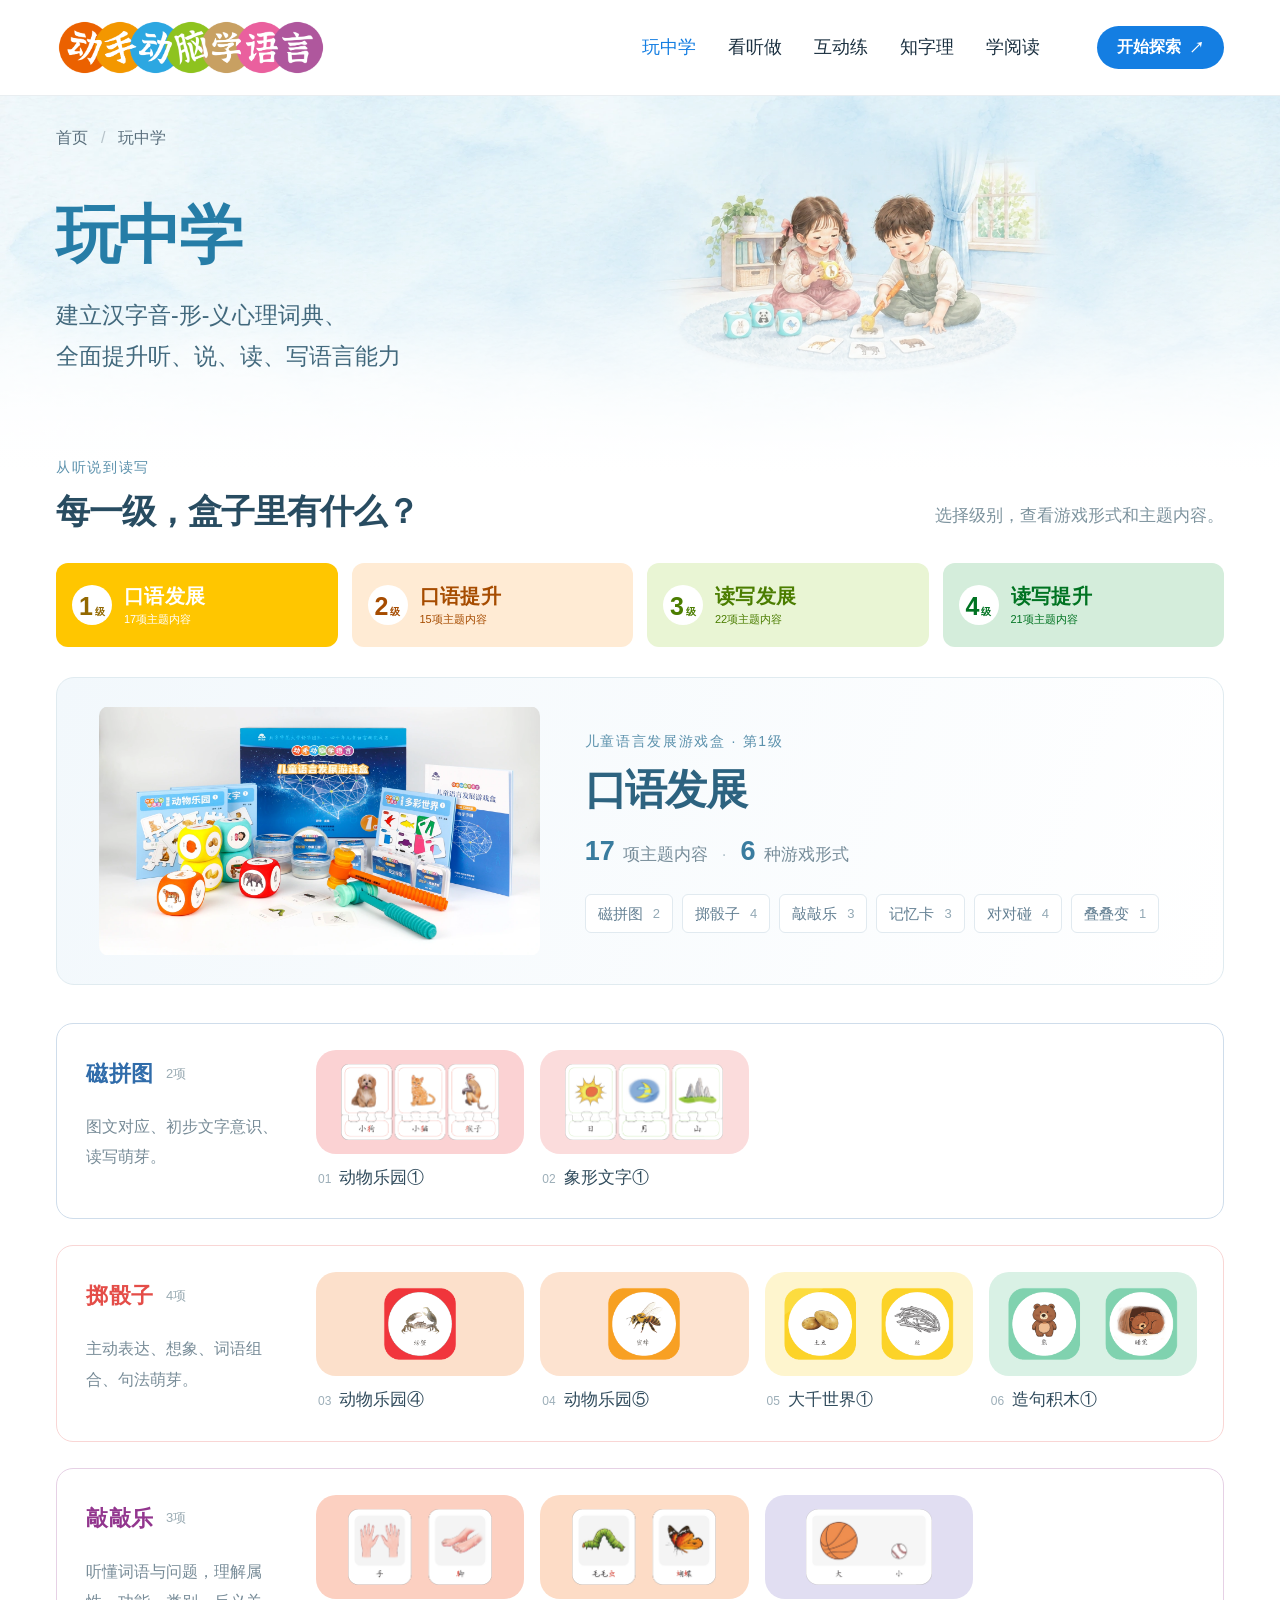
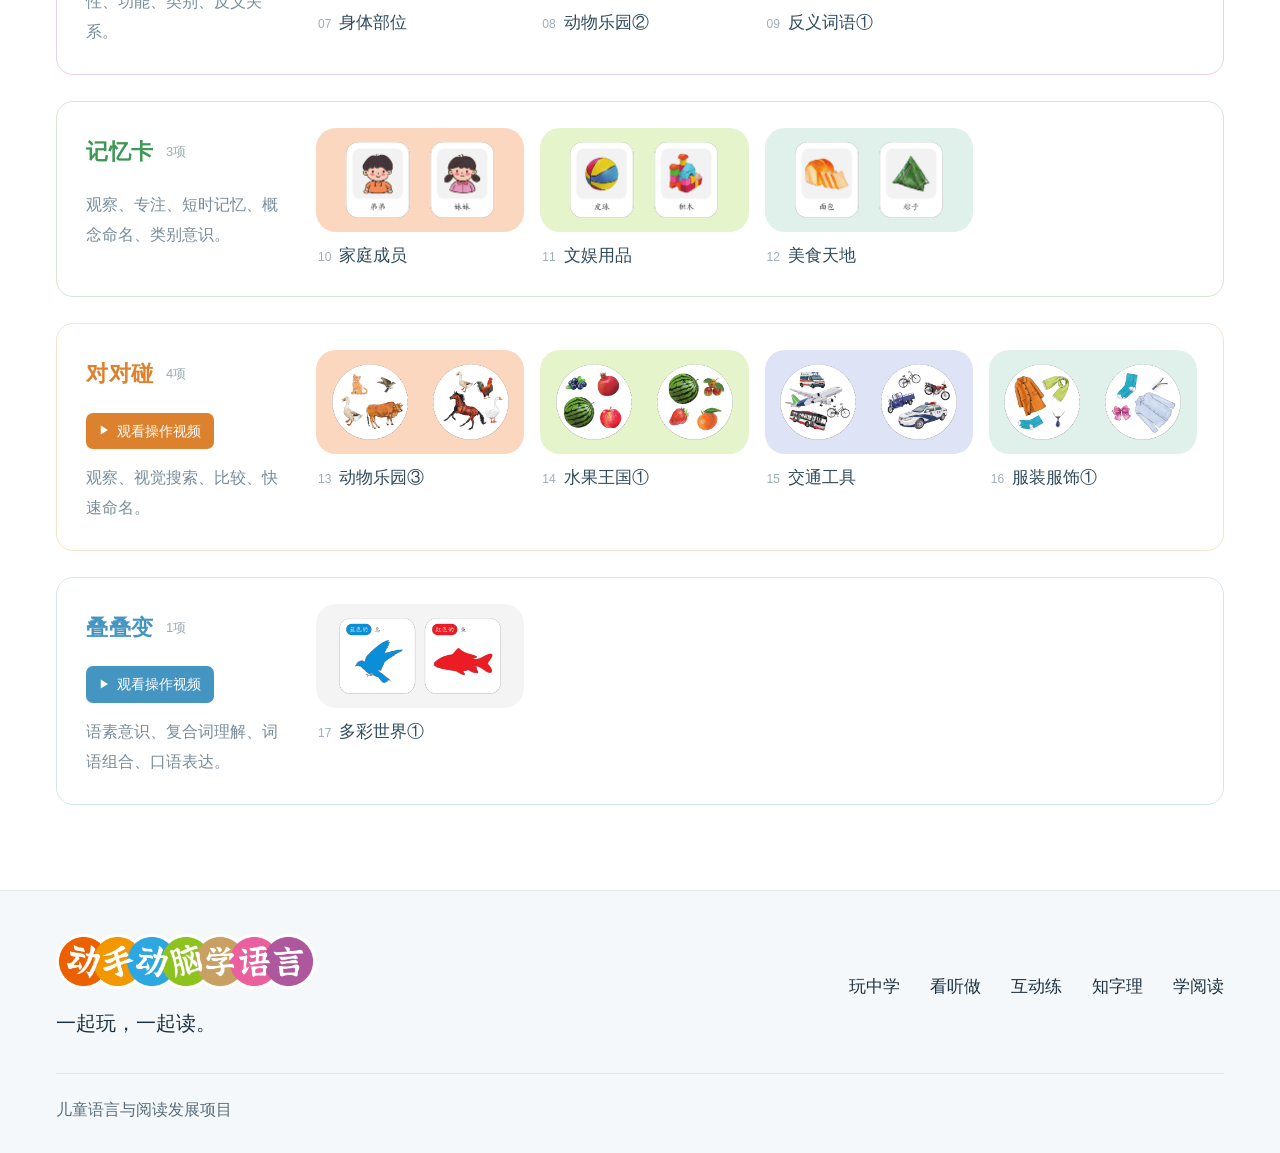
<file: games.html>
<!doctype html>
<html lang="zh-CN"><head><meta charset="utf-8"><meta name="viewport" content="width=device-width,initial-scale=1"><meta name="theme-color" content="#137fe6"><meta name="description" content="动手动脑学语言，面向儿童与家长的语言游戏、主题课程、字理教学与绘本阅读资源。"><title>玩中学 · 动手动脑学语言 V2</title><link rel="icon" href="assets/logo.png" type="image/png"><link rel="stylesheet" href="styles.css"><link rel="stylesheet" href="expert.css"><link rel="stylesheet" href="home.css"><link rel="stylesheet" href="secondary.css"><script src="data.js" defer></script><script src="gameboxes-data.js" defer></script><script src="app.js" defer></script><script src="expert.js" defer></script><script src="home.js" defer></script><link rel="stylesheet" href="gameboxes.css"><script src="gameboxes-page.js" defer></script></head><body data-page="games" data-theme="blue"><a class="skip" href="#main">跳到主要内容</a><header id="header"></header><main id="main"><div class="secondary-hero-art" aria-hidden="true"><img src="assets/play-toys-blue-hero-v5.webp" alt="" width="2172" height="724" fetchpriority="high"></div><div class="wrap"><nav class="breadcrumb"><a href="index.html#play">首页</a><span>玩中学</span></nav><section class="page-heading gamebox-page-heading"><h1>玩中学</h1><p class="gamebox-tagline"><span>建立汉字音-形-义心理词典、</span><span>全面提升听、说、读、写语言能力</span></p></section><section class="gamebox-catalog" aria-label="各级游戏盒内容"><div class="gamebox-catalog-heading"><div><p class="gamebox-kicker">从听说到读写</p><h2>每一级，盒子里有什么？</h2></div><p>选择级别，查看游戏形式和主题内容。</p></div><div class="gamebox-level-tabs" id="gamebox-level-tabs" role="tablist" aria-label="选择游戏盒级别"></div><div id="gamebox-level-panel" class="gamebox-level-panel" role="tabpanel" aria-labelledby="gamebox-tab-1" tabindex="0"></div></section></div><dialog id="gamebox-image-dialog" class="gamebox-image-dialog" aria-labelledby="gamebox-image-caption"><button type="button" class="gamebox-dialog-close" data-close-gamebox-image aria-label="关闭图片">×</button><figure><img alt=""><figcaption id="gamebox-image-caption"></figcaption></figure></dialog></main><dialog id="gamebox-video-dialog" class="gamebox-video-dialog" aria-labelledby="gamebox-video-title"><button type="button" class="gamebox-dialog-close" data-close-gamebox-video aria-label="关闭操作视频" autofocus>×</button><h2 id="gamebox-video-title">操作视频</h2><video controls playsinline preload="metadata" aria-label="教具操作演示视频"></video></dialog><footer id="footer"></footer></body></html>
</file>
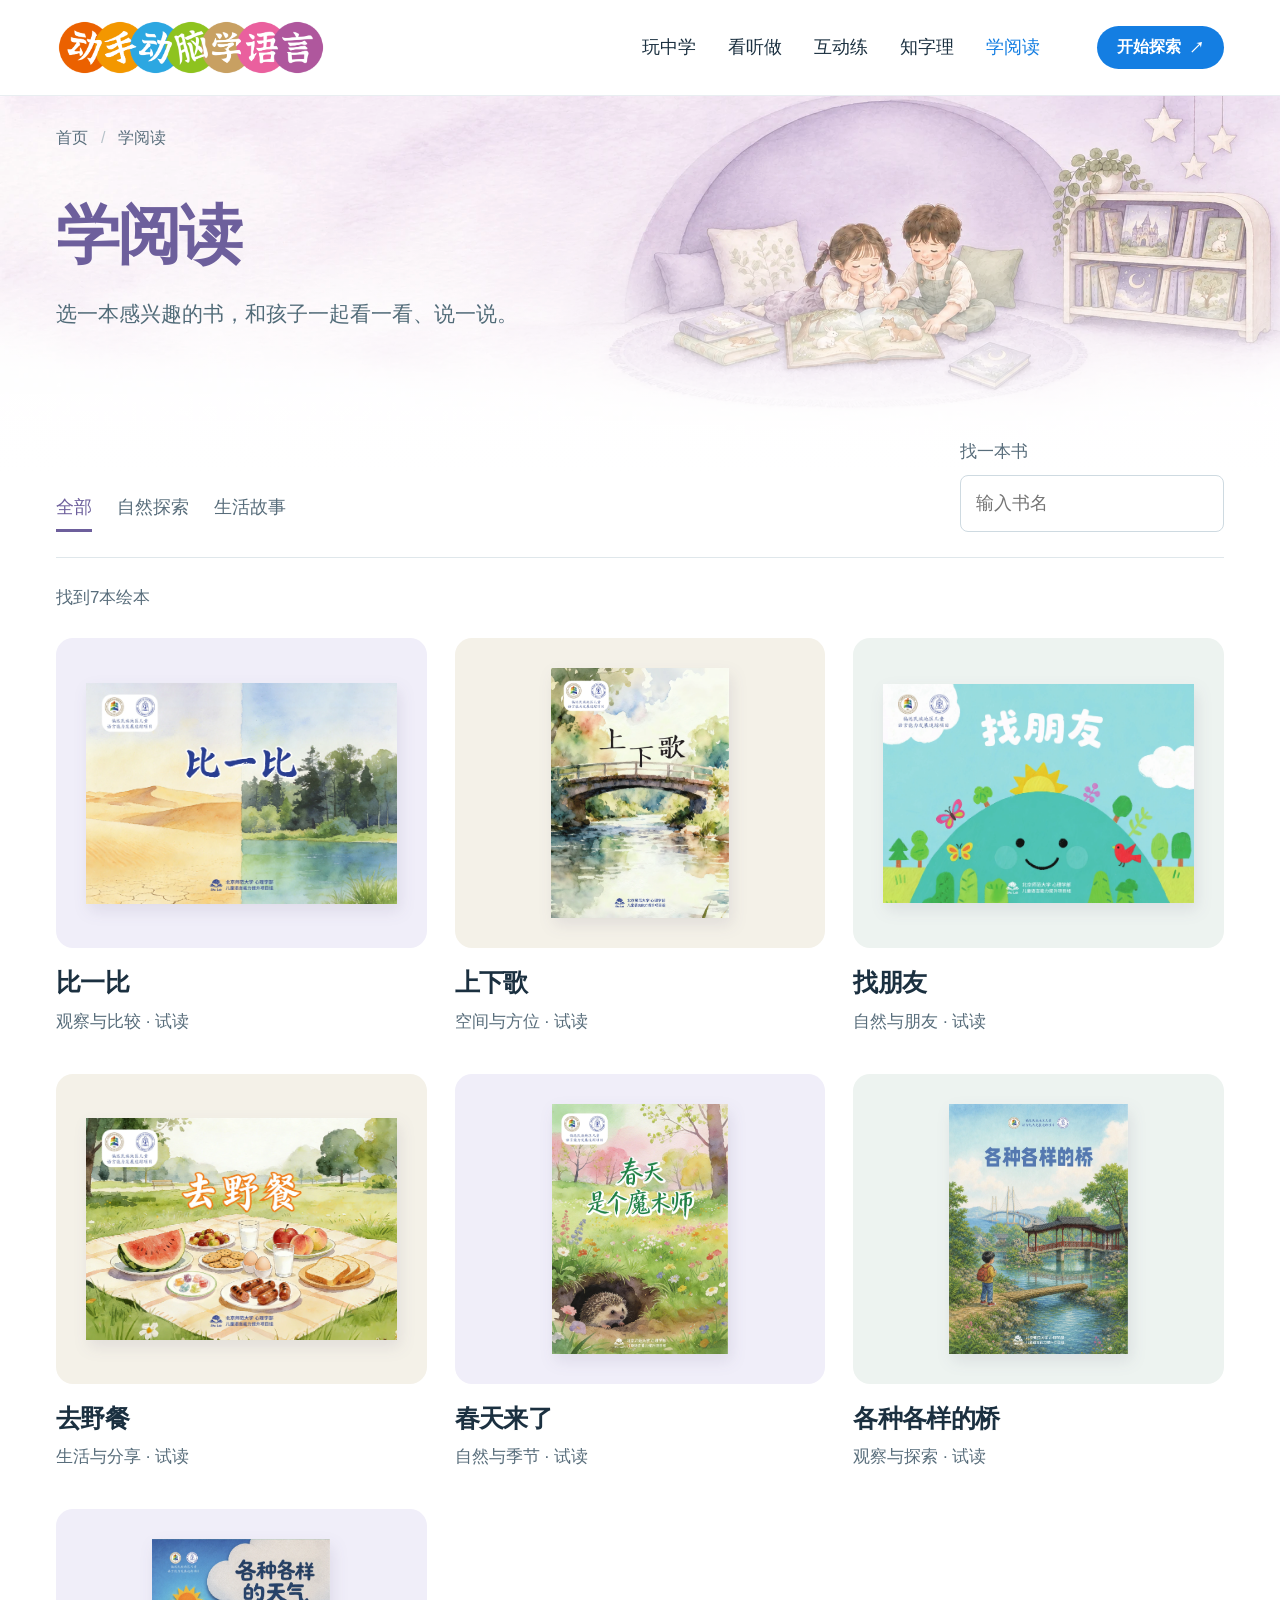
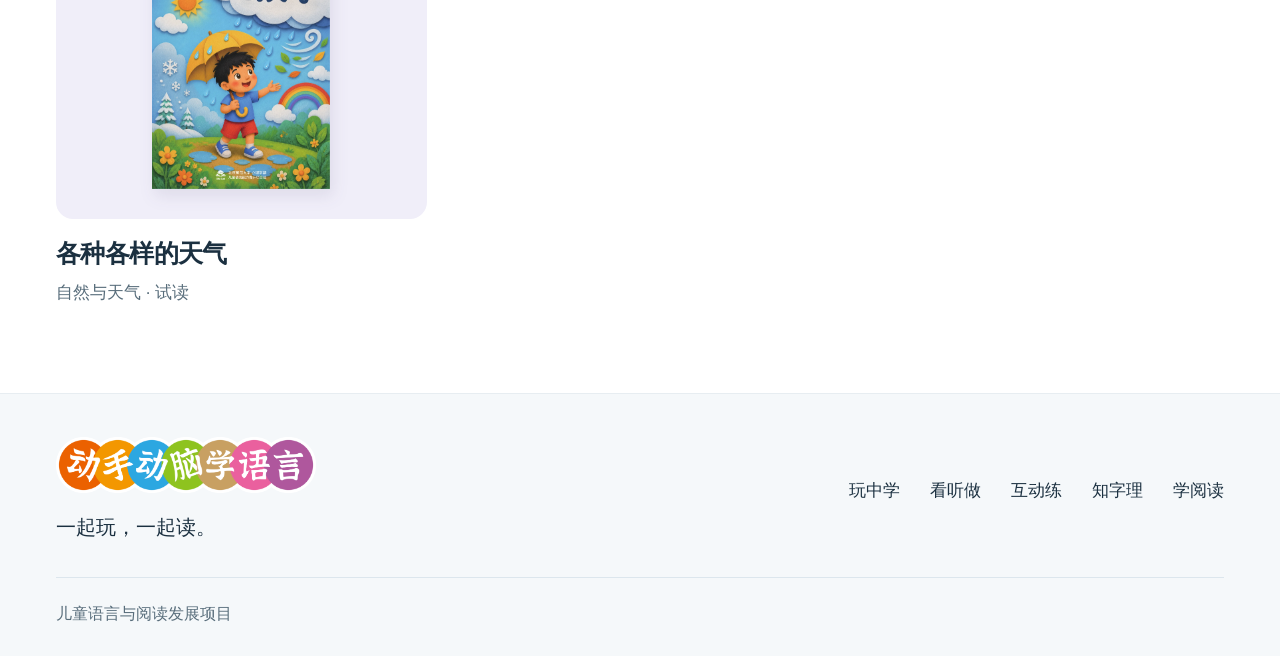
<file: library.html>
<!doctype html>
<html lang="zh-CN"><head><meta charset="utf-8"><meta name="viewport" content="width=device-width,initial-scale=1"><meta name="theme-color" content="#137fe6"><meta name="description" content="动手动脑学语言，面向儿童与家长的语言游戏、主题课程、字理教学与绘本阅读资源。"><title>学阅读 · 动手动脑学语言 V2</title><link rel="icon" href="assets/logo.png" type="image/png"><link rel="stylesheet" href="styles.css"><link rel="stylesheet" href="expert.css"><link rel="stylesheet" href="home.css"><link rel="stylesheet" href="secondary.css"><script src="data.js" defer></script><script src="book-reading-data.js" defer></script><script src="app.js" defer></script><script src="expert.js" defer></script><script src="home.js" defer></script><link rel="stylesheet" href="library-detail.css"><script src="library-detail.js" defer></script></head><body data-page="library" data-theme="purple"><a class="skip" href="#main">跳到主要内容</a><header id="header"></header><main id="main"><div class="secondary-hero-art" aria-hidden="true"><img src="assets/reading-picturebook-purple-hero.webp" alt="" width="2400" height="800" fetchpriority="high"></div><div class="wrap"><nav class="breadcrumb"><a href="index.html#reading">首页</a><span>学阅读</span></nav><section class="page-heading"><h1>学阅读</h1><p>选一本感兴趣的书，和孩子一起看一看、说一说。</p></section><section class="library-toolbar" aria-label="查找绘本"><div class="filters" id="book-filters" aria-label="按主题筛选"></div><label class="search-label"><span>找一本书</span><input type="search" id="book-search" placeholder="输入书名" autocomplete="off"></label></section><p class="result-count" id="book-count" aria-live="polite"></p><div class="book-grid" id="book-grid"></div></div></main><dialog id="book-detail-dialog" class="book-detail-dialog" aria-labelledby="book-detail-title" aria-describedby="book-detail-theme"><button type="button" class="book-detail-close" data-book-close aria-label="关闭绘本详情" autofocus>×</button><header class="book-detail-heading"><h2 id="book-detail-title"></h2><p id="book-detail-theme" class="book-detail-theme"></p></header><div class="book-detail-image"><div class="book-detail-pages"></div><button type="button" class="book-detail-page-hit book-detail-page-left" data-book-left-page aria-label="点击左页，返回上一页"></button><button type="button" class="book-detail-page-hit book-detail-page-right" data-book-right-page aria-label="点击右页，显示下一页或跨页"></button></div><div class="book-detail-controls"><button type="button" data-book-prev>上一页</button><div class="book-detail-thumbnails" aria-label="选择阅读页面"></div><button type="button" data-book-next>下一页</button></div><p class="book-detail-note" aria-live="polite"></p></dialog><footer id="footer"></footer></body></html>
</file>
<file: styles.css>
@charset "UTF-8";
:root{--blue:#147ee2;--ink:#1b3040;--muted:#586d7b;--line:#dfe7eb;--accent:var(--blue);--wash:#edf5fd;--gold:#ebba43;--green:#269b83;--orange:#ce8157;--purple:#786fbd;--font:"PingFang SC","Hiragino Sans GB","Microsoft YaHei",sans-serif}
*{box-sizing:border-box}html{scroll-behavior:smooth;scroll-padding-top:110px}body{margin:0;background:white;color:var(--ink);font:18px/1.8 var(--font);-webkit-font-smoothing:antialiased}body[data-theme=gold]{--accent:#a66a0b;--wash:#fff7df}body[data-theme=purple]{--accent:#7468b5;--wash:#f0eefb}body[data-theme=orange]{--accent:#b66b43;--wash:#fcf0e7}a{color:inherit;text-decoration:none}button,input{font:inherit;color:inherit}button{cursor:pointer;touch-action:manipulation}button,a,input{ -webkit-tap-highlight-color:transparent}button:disabled{cursor:default}img{display:block;max-width:100%;height:auto}button:focus-visible,a:focus-visible,input:focus-visible{outline:3px solid #edaa29;outline-offset:5px}a,button,input{touch-action:manipulation}h1,h2,h3,p{margin:0}h1,h2,h3{font-weight:650;line-height:1.35;letter-spacing:-.025em;text-wrap:balance}h1{font-size:58px}h2{font-size:40px}h3{font-size:27px}.wrap{width:min(1320px,calc(100% - 112px));margin-inline:auto}.skip{position:absolute;top:-70px;left:15px;z-index:99;background:var(--blue);color:white;padding:12px}.skip:focus{top:10px}.button{display:inline-flex;justify-content:center;align-items:center;gap:25px;background:var(--accent);border:1px solid var(--accent);color:white;font-weight:550;border-radius:9px;padding:13px 25px;line-height:1.55;font-size:18px;transition:transform .2s,filter .2s}.button span{font-size:24px;font-weight:400}.button:hover{transform:translateY(-2px);filter:brightness(.94)}.button.outline{background:white;color:var(--accent)}.text-link{display:inline-flex;align-items:center;gap:16px;color:var(--accent);font-weight:550;font-size:18px;border-bottom:1px solid transparent;line-height:1.7}.text-link:hover{border-color:currentColor}.status,.course-note{font-size:16px;color:#6d6859;line-height:1.7}.status{margin-top:15px}.course-note{margin:25px 0 0}.breadcrumb{display:flex;align-items:center;flex-wrap:wrap;gap:13px;font-size:16px;color:var(--muted);padding-top:28px}.breadcrumb>a:after{content:"/";color:#b7c3ca;margin-left:13px}.breadcrumb a:hover{color:var(--accent)}
/* Shared navigation keeps the original mark prominent. */
#header{height:96px;position:sticky;top:0;z-index:40;background:#fffffffa;border-bottom:1px solid #e9eef1;backdrop-filter:blur(12px)}.header-inner{height:100%;display:flex;align-items:center;justify-content:space-between;gap:35px}.brand{display:block;flex-shrink:0}.brand img{width:270px;height:auto;max-height:68px;object-fit:contain}.site-nav{display:flex;align-items:center;gap:32px;font-size:18px}.site-nav a{white-space:nowrap;transition:color .2s}.site-nav a:hover,.site-nav a[aria-current=page]{color:var(--blue)}.header-about{font-size:17px;border:1px solid #d7e3ec;padding:7px 18px;border-radius:8px}.menu-toggle{display:none;background:none;border:0;padding:9px}.menu-toggle svg{width:26px;height:26px;stroke:var(--ink);fill:none;stroke-width:1.8}.header-tools{display:flex;align-items:center;gap:14px}
/* Home */
.hero{padding:56px 0 0;background:linear-gradient(#fff 55%,#f6f9fc);text-align:center}.hero h1{font-size:78px;line-height:1.23;letter-spacing:-.025em}.hero h1 span{color:var(--blue)}.hero-intro{font-size:21px;color:var(--muted);margin:23px auto 25px;line-height:1.8}.hero .button{padding:11px 25px}.hero-picture{width:min(1400px,calc(100% - 64px));margin:38px auto 0;background:#157ee0;border-radius:28px;aspect-ratio:2.65;padding:25px 65px;overflow:hidden}.hero-picture img{width:100%;height:100%;object-fit:contain;border-radius:15px}
.expert{padding:75px 0 80px;background:#fff}.expert-grid{display:grid;grid-template-columns:260px 1fr;align-items:center;gap:70px;max-width:1100px}.expert-portrait{background:#f8f4e9;border-radius:24px;overflow:hidden;height:275px}.expert-portrait img{height:100%;width:100%;object-fit:contain;object-position:center bottom}.expert blockquote{font-size:36px;font-weight:550;line-height:1.65;letter-spacing:.01em;margin:0 0 15px}.expert p{color:var(--muted);font-size:19px}.expert-sign{margin-top:19px;font-size:18px;font-weight:550}.expert-sign span{margin-left:18px;font-size:17px;font-weight:400;color:var(--muted)}.expert .text-link{margin-top:16px}
.topic{padding:92px 0;scroll-margin-top:90px}.topic-grid{display:grid;grid-template-columns:.83fr 1.17fr;align-items:center;gap:78px}.topic-grid.reverse{grid-template-columns:1.17fr .83fr}.topic-grid.reverse .topic-copy{order:2}.topic-copy h2{font-size:62px;color:var(--accent);margin-bottom:23px;line-height:1.2}.topic-copy h3{font-size:34px;font-weight:550;line-height:1.5;margin-bottom:18px}.topic-copy p{font-size:20px;color:var(--muted);line-height:1.95;margin-bottom:29px}.topic-play{--accent:#147ee2;border-top:1px solid #edf1f3}.topic-watch{--accent:#a76d15;background:#fffaef}.topic-practice{--accent:#228e77}.topic-characters{--accent:#bd754a;background:#fdf8f3}.topic-reading{--accent:#7466b7}.topic .button{font-size:18px}
/* Development chart is native HTML and SVG, not a screenshot. */
.development{background:#147ee2;border-radius:25px;padding:22px;min-width:0;overflow:hidden;color:white;box-shadow:0 18px 45px #1c72b30d}.development-scene{height:330px;position:relative;isolation:isolate}.development-lines{position:absolute;inset:0;width:100%;height:100%;overflow:visible;z-index:-1}.development-lines path{stroke:#ffffff80;stroke-width:2;fill:none;stroke-linecap:round}.development-center{position:absolute;left:50%;top:50%;transform:translate(-50%,-50%);width:142px;height:142px;background:white;border-radius:50%;display:grid;place-items:center;color:#147ee2;box-shadow:0 0 0 15px #ffffff15,0 0 0 30px #ffffff0a;font-size:43px;line-height:1.2;font-weight:650}.ability{position:absolute;font-size:20px;background:#fff;color:#245578;white-space:nowrap;min-width:124px;text-align:center;padding:11px 17px;border-radius:12px;box-shadow:0 6px 15px #07589a15}.top-left{left:1%;top:40px}.top-right{right:0;top:40px}.bottom-left{left:0;bottom:30px}.bottom-right{right:0;bottom:30px}.stage-tabs{display:grid;grid-template-columns:repeat(4,1fr);gap:6px;padding:7px;border-radius:12px;background:#0e69c0}.stage-tabs button{font-size:16px;background:transparent;color:white;border:0;border-radius:7px;padding:10px 1px;white-space:nowrap}.stage-tabs button[aria-selected=true]{background:#fff;color:#155f9c;font-weight:600}.stage-tabs button:hover:not([aria-selected=true]){background:#ffffff1a}.development.changing .ability{animation:node-in .38s both}.development.changing .ability:nth-of-type(2){animation-delay:.04s}.development.changing .ability:nth-of-type(3){animation-delay:.08s}.development.changing .ability:nth-of-type(4){animation-delay:.12s}.development.changing .development-center span{animation:node-in .35s both}.development.changing .development-lines path{stroke-dasharray:500;animation:draw-line .6s both}@keyframes node-in{from{opacity:.15;translate:0 9px}to{opacity:1;translate:0 0}}@keyframes draw-line{from{stroke-dashoffset:500}to{stroke-dashoffset:0}}
.course-preview{border:14px solid #f1c65c;background:#fff;border-radius:22px;overflow:hidden}.course-preview>img{width:100%;aspect-ratio:1.65;object-fit:cover}.preview-switch{display:flex;justify-content:center;gap:38px;padding:15px 20px 0}.preview-switch button{border:0;border-bottom:3px solid transparent;padding:8px 3px;background:none;font-size:20px;line-height:1.4}.preview-switch button[aria-pressed=true]{border-color:#d69b18;color:#925f0c;font-weight:550}.course-preview .status{text-align:center;padding:0 15px 17px;margin:9px 0 0}.ai-preview{padding:27px;background:#6ac9b4;border-radius:24px;transform:rotate(-1deg)}.ai-preview img{width:100%;border-radius:12px;box-shadow:0 8px 22px #19695315}.character-demo{position:relative;border-radius:24px;background:#efb18e;min-height:405px;display:flex;align-items:center;justify-content:center;flex-direction:column;padding:30px;color:#6f4731;overflow:hidden}.character-parts{display:flex;align-items:center;gap:24px;transition:opacity .25s,transform .35s}.character-parts span{font:96px/1.3 "Kaiti SC","STKaiti",serif;background:#fffaf4;border-radius:14px;width:137px;height:154px;display:grid;place-items:center;box-shadow:0 8px 20px #a7653a12}.character-parts span:first-child{rotate:-5deg}.character-parts span:last-child{rotate:5deg}.character-parts b{font-size:35px;font-weight:400}.combine-button{position:relative;margin-top:34px;background:#fffaf4;border:0;border-radius:8px;padding:9px 29px;font-size:18px;z-index:2}.character-result{display:none;text-align:center}.character-result strong{font:130px/1.3 "Kaiti SC","STKaiti",serif}.character-result p{font-size:19px;margin-top:10px}.character-demo.combined .character-parts{display:none}.character-demo.combined .character-result{display:block;animation:node-in .4s both}.character-demo.combined .combine-button{order:2;margin-top:20px}.reading-stack{min-height:407px;background:#b1b2e7;border-radius:25px;display:flex;align-items:center;justify-content:center;gap:0;padding:42px 27px;overflow:hidden}.reading-stack a{width:34%;flex-shrink:0;position:relative;transition:translate .25s,rotate .25s;box-shadow:0 12px 25px #3a3d6828;background:white;padding:8px;border-radius:4px}.reading-stack a:nth-child(1){rotate:-12deg;translate:16px 10px;z-index:1}.reading-stack a:nth-child(2){rotate:0deg;z-index:3;width:37%}.reading-stack a:nth-child(3){rotate:12deg;translate:-13px 0;z-index:2}.reading-stack img{width:100%;height:250px;object-fit:contain}.reading-stack a:hover{translate:0 -14px;rotate:0deg;z-index:5}
/* Secondary pages */
.page-heading{padding:55px 0 48px}.page-heading h1{font-size:60px;color:var(--accent)}.page-heading p{font-size:21px;color:var(--muted);margin-top:20px;max-width:900px}.page-heading.compact{padding-bottom:30px}.games-intro{display:grid;grid-template-columns:.8fr 1.2fr;gap:70px;align-items:center;margin-bottom:60px}.games-intro h2{font-size:40px}.games-intro>div>p{font-size:20px;color:var(--muted);margin-top:20px}.stage-cards{display:grid;grid-template-columns:1fr 1fr;gap:28px}.stage-card{display:block;border:1px solid var(--line);border-radius:20px;overflow:hidden;transition:translate .2s,box-shadow .2s}.stage-card:hover{translate:0 -4px;box-shadow:0 12px 30px #223d4e0a}.stage-card-media{height:270px;background:#f5f8fa;display:flex;align-items:center;justify-content:center;padding:20px}.stage-card-media img{width:100%;height:100%;object-fit:contain}.stage-card-copy{padding:28px}.stage-card h2{font-size:30px}.stage-card p{font-size:18px;color:var(--muted);margin:12px 0 20px}.stage-card .text-link{margin-top:0}.character-family{display:flex;flex-direction:column;align-items:center;gap:16px;justify-content:center;padding:20px;background:#edf4ec;border-radius:16px;min-height:240px;width:100%}.character-family>strong{font-size:70px;font-family:"Kaiti SC","STKaiti",serif;line-height:1.2;color:#48775a}.character-family>div{display:flex;gap:25px;font-size:36px}.parent-note{padding:60px 0 20px;max-width:850px}.parent-note p{font-size:20px;color:var(--muted);margin-top:16px}.stage-hero{display:grid;grid-template-columns:1fr 1.05fr;gap:60px;align-items:center;padding:50px 0 55px}.stage-hero h1{font-size:56px;color:var(--accent)}.stage-hero .stage-level{font-size:24px;color:var(--muted);margin-bottom:8px}.stage-hero p{font-size:21px;color:var(--muted);margin-top:18px}.stage-hero-image{background:var(--wash);padding:25px;border-radius:20px;min-height:320px;display:flex;align-items:center;justify-content:center}.stage-hero-image img{width:100%;max-height:350px;object-fit:contain}.content-section{padding:30px 0 50px}.content-section h2{font-size:35px;margin-bottom:25px}.ability-grid{display:grid;grid-template-columns:repeat(3,1fr);gap:30px}.ability-grid>div{padding:22px 0;border-top:3px solid #9cc9ed}.ability-grid h3{font-size:25px}.ability-grid p{font-size:18px;color:var(--muted);margin-top:12px}.material-list{display:grid;grid-template-columns:repeat(2,1fr);gap:20px}.material-item{padding:25px 28px;background:var(--wash);border-radius:13px}.material-item h3{font-size:24px}.material-item p{font-size:18px;color:var(--muted);margin-top:10px}.game-grid{display:grid;grid-template-columns:repeat(3,1fr);gap:24px}.game-card{border:1px solid var(--line);border-radius:16px;overflow:hidden;display:flex;flex-direction:column}.game-card-image{height:210px;display:flex;align-items:center;justify-content:center;background:#fbfcfa;padding:27px}.game-card-image img{max-height:100%;width:100%;object-fit:contain}.game-card-body{padding:25px;display:flex;flex:1;flex-direction:column}.game-card h3{font-size:26px}.game-card p{font-size:18px;color:var(--muted);margin:12px 0 22px}.game-card .text-link{margin-top:auto}.filters{display:flex;flex-wrap:wrap;gap:12px 25px;align-items:center}.filters button{border:0;border-bottom:3px solid transparent;background:none;padding:8px 0;font-size:18px;line-height:1.5;color:var(--muted)}.filters button[aria-pressed=true]{border-color:var(--accent);color:var(--accent);font-weight:550}.filters button:hover{color:var(--accent)}.game-filters{margin-bottom:27px}.stage-nav{display:flex;gap:15px;flex-wrap:wrap;margin-top:32px}.stage-nav a{font-size:18px;border-bottom:1px solid #c8dae7;color:var(--accent)}
.course-unit-tabs{display:flex;gap:12px;flex-wrap:wrap;border-bottom:1px solid var(--line);padding-bottom:24px;margin-bottom:32px}.course-unit-tabs button{border:1px solid #e9dfc5;background:#fffaf0;font-size:18px;padding:9px 20px;border-radius:7px}.course-unit-tabs button[aria-selected=true]{background:#edc159;border-color:#edc159;color:#4a391a;font-weight:550}#unit-title{margin-bottom:28px;font-size:35px}.course-cards{display:grid;grid-template-columns:1fr 1fr;gap:30px}.course-card{background:#fffaf0;border-radius:18px;overflow:hidden}.course-card>img{width:100%;aspect-ratio:1.65;object-fit:cover}.course-card>div{padding:26px 30px 30px}.course-card h3{font-size:28px}.course-card p{font-size:19px;margin-top:12px;color:var(--muted)}.course-card .status{color:#8b601b}
.library-toolbar{display:flex;justify-content:space-between;gap:25px;align-items:end;padding-bottom:25px;border-bottom:1px solid var(--line)}.search-label{display:flex;flex-direction:column;gap:8px;min-width:230px;font-size:17px;color:var(--muted)}input[type=search]{width:100%;border:1px solid #cedae1;border-radius:8px;background:white;padding:11px 15px;font:inherit;font-size:18px;outline-offset:3px}.result-count{font-size:17px;color:var(--muted);margin:25px 0}.book-grid{display:grid;grid-template-columns:repeat(3,1fr);gap:36px 28px}.book-card{display:block;min-width:0}.book-cover{height:310px;padding:30px;display:flex;align-items:center;justify-content:center;background:#f0eef9;border-radius:17px;overflow:hidden}.book-card:nth-child(2n) .book-cover{background:#f4f1e8}.book-card:nth-child(3n) .book-cover{background:#edf3f0}.book-cover img{width:100%;height:100%;object-fit:contain;transition:translate .25s,rotate .25s;filter:drop-shadow(3px 7px 8px #34295018)}.book-card:hover img{translate:0 -7px;rotate:-2deg}.book-card h2{font-size:25px;margin-top:18px}.book-card p{font-size:17px;color:var(--muted);margin-top:7px}.empty-state{padding:60px 0;text-align:center;grid-column:1/-1;color:var(--muted)}.reader{background:#f5f4f8;border-radius:22px;overflow:hidden}.reader-image{height:min(70vh,720px);min-height:320px;display:flex;align-items:center;justify-content:center;padding:25px}.reader-image img{height:100%;width:100%;object-fit:contain}.reader-controls{display:flex;align-items:center;justify-content:space-between;gap:20px;padding:20px 28px;background:#fff;border:1px solid var(--line);border-bottom:0}.reader-controls button{background:var(--accent);border:0;border-radius:8px;padding:9px 25px;color:white;font-size:18px}.reader-controls button:disabled{background:#edf0f2;color:#8c9aa3}.reader-controls p{font-size:18px}.reader-note{background:white;padding:0 28px 22px;border:1px solid var(--line);border-top:0;color:var(--muted);font-size:18px;text-align:center}.reader-return{display:flex;justify-content:center;margin-top:32px}.articles-heading{display:flex;justify-content:space-between;gap:50px;align-items:end;margin-bottom:30px}.articles-heading h2{font-size:35px}.articles-heading p{color:var(--muted);font-size:19px;margin-top:13px}.article-list{margin-top:28px}.article-row{padding:24px 0;border-top:1px solid var(--line);display:flex;justify-content:space-between;gap:30px;align-items:center}.article-row h2{font-size:24px;font-weight:550}.article-row span{font-size:18px;color:var(--accent);white-space:nowrap}.article-row:hover h2{color:var(--accent)}
.game-detail-layout{display:grid;grid-template-columns:320px 1fr;gap:65px;align-items:start;padding-bottom:35px}.game-detail-material{background:var(--wash);border-radius:18px;padding:30px;position:sticky;top:125px}.game-detail-material img{width:100%;max-height:290px;object-fit:contain}.game-detail-material p{font-size:18px;margin-top:25px;color:var(--muted)}.game-detail-copy h2{font-size:30px;margin:0 0 15px}.game-detail-copy>section{margin-bottom:35px}.game-detail-copy p{font-size:20px;color:var(--muted)}.steps{margin:0;padding-left:28px;font-size:20px;line-height:1.9}.steps li{padding-left:8px;margin-bottom:16px}.question{color:var(--accent)!important;font-size:25px!important}.match-demo{background:#f0f6fc;border-radius:20px;padding:35px;max-width:900px;margin:15px auto 40px}.match-demo h2{font-size:31px}.match-demo>p{color:var(--muted);font-size:18px;margin-top:14px}.match-grid{display:grid;grid-template-columns:repeat(3,1fr);gap:15px;margin:24px 0}.match-card{border:0;border-radius:12px;min-height:125px;background:#147ee2;color:white;font-size:20px;display:grid;place-items:center;transition:transform .25s,background .25s;perspective:500px}.match-card .face{display:none}.match-card.flipped,.match-card.matched{background:white;color:var(--ink);transform:rotateY(0deg);box-shadow:inset 0 0 0 2px #9dc6e9}.match-card.flipped .back,.match-card.matched .back{display:none}.match-card.flipped .face,.match-card.matched .face{display:grid;place-items:center}.match-card .face{font-size:53px;font-family:"Kaiti SC","STKaiti",serif}.match-card .face svg{width:56px;height:56px;stroke:var(--blue);fill:none;stroke-width:2;stroke-linecap:round;stroke-linejoin:round}.match-card.matched{box-shadow:inset 0 0 0 2px #7ebaa4;background:#f7fffb}.match-bottom{display:flex;align-items:center;justify-content:space-between;gap:25px}.match-bottom p{font-size:18px;color:var(--muted)}.match-bottom button{border:1px solid #c3d7e8;background:white;color:var(--blue);border-radius:7px;padding:8px 20px;font-size:18px}.water-demo{display:flex;gap:15px;flex-wrap:wrap;margin:25px 0}.water-demo button{font:50px/1.4 "Kaiti SC","STKaiti",serif;background:white;border:1px solid #c9dce8;border-radius:10px;padding:12px 20px}.water-demo button[aria-pressed=true]{background:#edf7ff;border-color:var(--blue)}.water-demo button[aria-pressed=true] span{color:var(--blue)}.about-expert{display:grid;grid-template-columns:300px 1fr;gap:65px;align-items:center;margin-bottom:60px}.about-expert>img{height:400px;width:300px;object-fit:contain;background:#f8f4eb;border-radius:22px}.about-expert h2{font-size:38px}.about-expert p{color:var(--muted);font-size:20px;margin-top:16px}.about-expert blockquote{margin:25px 0 0;font-size:23px;line-height:1.9}.about-copy{max-width:950px}.about-copy h2{font-size:40px;margin-bottom:25px}.about-copy p{font-size:21px;color:var(--muted);margin-bottom:22px}.about-copy .button{margin-top:16px}
/* The footer remains calm; the original logo already contains many colours. */
#footer{margin-top:85px;background:#f5f8fa;border-top:1px solid #e7edf1;padding:43px 0 28px}.footer-main{display:flex;justify-content:space-between;gap:40px;align-items:center}.footer-main .brand img{width:260px}.footer-main p{font-size:20px;margin-top:16px}.footer-links{display:flex;flex-wrap:wrap;gap:20px 30px;font-size:17px}.footer-links a:hover{color:var(--blue)}.footer-bottom{border-top:1px solid #dce6ed;margin-top:32px;padding-top:22px;font-size:16px;color:var(--muted)}
@media(min-width:1600px){.hero h1{font-size:86px}.hero-picture{max-height:580px}.topic-copy h2{font-size:66px}}
@media(max-width:1150px){.wrap{width:calc(100% - 72px)}.brand img{width:240px}.site-nav{gap:21px;font-size:17px}.header-about{display:none}.hero h1{font-size:67px}.topic-grid,.topic-grid.reverse{gap:45px;grid-template-columns:1fr 1.1fr}.topic-copy h2{font-size:54px}.topic-copy h3{font-size:29px}.topic-copy p{font-size:19px}.development{padding:16px}.development-scene{height:305px}.development-center{width:118px;height:118px;font-size:38px}.ability{font-size:17px;padding:9px 11px;min-width:105px}.stage-tabs button{font-size:14px}.expert-grid{gap:40px;grid-template-columns:220px 1fr}.expert blockquote{font-size:31px}.reading-stack{min-height:350px;padding:30px 17px}.reading-stack img{height:220px}.character-parts{gap:14px}.character-parts span{font-size:83px;width:111px;height:137px}.game-grid{grid-template-columns:repeat(2,1fr)}.games-intro{gap:40px}.game-detail-layout{grid-template-columns:270px 1fr;gap:40px}.about-expert{grid-template-columns:260px 1fr;gap:45px}.about-expert>img{width:260px;height:350px}}
@media(max-width:800px){html{scroll-padding-top:90px}.wrap{width:calc(100% - 40px)}body{font-size:17px}h1{font-size:40px}h2{font-size:30px}h3{font-size:24px}#header{height:78px}.brand img{width:224px;max-height:52px}.header-inner{gap:15px}.menu-toggle{display:block}.site-nav{display:none;position:absolute;top:78px;left:0;right:0;flex-direction:column;align-items:stretch;gap:0;background:#fff;padding:16px 22px;box-shadow:0 15px 25px #1f354111;font-size:19px}.site-nav.open{display:flex}.site-nav a{padding:12px 5px}.hero{padding-top:35px}.hero h1{font-size:43px;line-height:1.35}.hero-intro{font-size:18px;line-height:1.8;max-width:580px;margin:20px auto 24px}.hero .button{font-size:17px}.hero-picture{margin-top:30px;width:calc(100% - 28px);aspect-ratio:1.7;padding:17px;border-radius:18px}.hero-picture img{border-radius:9px}.expert{padding:50px 0}.expert-grid{grid-template-columns:135px 1fr;gap:28px}.expert-portrait{height:190px;border-radius:16px}.expert blockquote{font-size:25px;line-height:1.7}.expert p{font-size:17px}.expert-sign{font-size:17px;margin-top:15px}.expert-sign span{font-size:16px;display:block;margin-left:0}.expert .text-link{font-size:17px;margin-top:11px}.topic{padding:61px 0;scroll-margin-top:75px}.topic-grid,.topic-grid.reverse{grid-template-columns:1fr;gap:32px}.topic-grid.reverse .topic-copy{order:0}.topic-copy h2{font-size:45px;margin-bottom:17px}.topic-copy h3{font-size:28px;margin-bottom:14px}.topic-copy p{font-size:18px;margin-bottom:23px}.topic .button{font-size:17px;padding:11px 22px}.topic-copy p br{display:none}.development{max-width:640px;width:100%;margin-inline:auto;padding:16px}.development-scene{height:290px}.development-center{width:124px;height:124px;font-size:39px}.ability{font-size:18px;min-width:115px;padding:10px 13px}.stage-tabs button{font-size:16px}.topic-watch .course-preview{max-width:640px;width:100%;margin:auto}.course-preview{border-width:11px}.course-preview>img{aspect-ratio:1.65}.preview-switch{gap:35px;padding-top:10px}.preview-switch button{font-size:18px}.status{font-size:16px}.ai-preview{padding:17px;border-radius:17px;transform:none}.character-demo{min-height:340px}.character-parts span{width:120px;height:143px;font-size:90px}.reading-stack{min-height:350px;max-width:640px;width:100%;margin:auto;padding:32px 20px}.reading-stack img{height:240px}.page-heading{padding:35px 0}.page-heading h1{font-size:43px}.page-heading p{font-size:19px;margin-top:16px}.breadcrumb{font-size:15px;padding-top:21px;gap:10px}.breadcrumb>a:after{margin-left:10px}.games-intro{grid-template-columns:1fr;gap:27px;margin-bottom:40px}.games-intro h2{font-size:33px}.games-intro>div>p{font-size:18px}.stage-cards{gap:20px}.stage-card-media{height:215px;padding:14px}.stage-card-copy{padding:20px}.stage-card h2{font-size:26px}.stage-card p{font-size:17px}.stage-card .text-link{font-size:17px}.parent-note{padding-top:45px}.parent-note h2{font-size:30px}.parent-note p{font-size:18px}.stage-hero{grid-template-columns:1fr;gap:30px;padding:30px 0}.stage-hero h1{font-size:43px}.stage-hero .stage-level{font-size:21px}.stage-hero p{font-size:19px}.stage-hero-image{min-height:260px;padding:18px}.stage-hero-image img{max-height:310px}.content-section{padding:25px 0 30px}.content-section h2{font-size:31px}.ability-grid{grid-template-columns:1fr;gap:8px}.ability-grid h3{font-size:24px}.ability-grid p{font-size:18px}.material-list{gap:15px}.material-item{padding:22px}.material-item h3{font-size:23px}.material-item p{font-size:17px}.game-grid{gap:18px}.game-card-body{padding:20px}.game-card h3{font-size:24px}.game-card p{font-size:17px}.game-card-image{height:180px;padding:20px}.game-card .text-link{font-size:17px}.course-unit-tabs{gap:9px}.course-unit-tabs button{font-size:17px;padding:9px 15px}.course-cards{gap:20px}.course-card>div{padding:22px}.course-card h3{font-size:25px}.course-card p{font-size:17px}.library-toolbar{align-items:start;flex-direction:column;gap:24px}.filters{gap:9px 23px}.filters button{font-size:17px}.search-label{min-width:0;width:100%;font-size:17px}input[type=search]{font-size:18px}.book-grid{grid-template-columns:repeat(2,1fr);gap:28px 18px}.book-cover{height:250px;padding:20px}.book-card h2{font-size:23px;margin-top:13px}.book-card p{font-size:16px}.result-count{font-size:16px}.reader-image{height:55vh;min-height:250px;padding:12px}.reader-controls{padding:17px 14px;gap:10px}.reader-controls button{font-size:17px;padding:8px 15px}.reader-controls p{font-size:16px}.reader-note{font-size:17px;padding:0 20px 20px}.articles-heading{flex-direction:column;align-items:start;gap:25px}.articles-heading h2{font-size:30px}.articles-heading p{font-size:18px}.article-row{gap:20px}.article-row h2{font-size:22px}.article-row span{font-size:16px}.game-detail-layout{grid-template-columns:1fr;gap:30px}.game-detail-material{position:static;display:flex;gap:25px;align-items:center;padding:25px}.game-detail-material img{width:40%;max-height:190px}.game-detail-material p{font-size:17px;margin-top:0}.game-detail-copy h2{font-size:28px}.game-detail-copy p,.steps{font-size:19px}.match-demo{padding:25px}.match-demo h2{font-size:28px}.match-card{min-height:110px}.match-bottom{align-items:start;gap:17px;flex-direction:column}.about-expert{grid-template-columns:1fr;gap:30px;margin-bottom:40px}.about-expert>img{width:240px;height:320px}.about-expert h2{font-size:33px}.about-expert p{font-size:19px}.about-expert blockquote{font-size:21px}.about-copy h2{font-size:34px}.about-copy p{font-size:19px}#footer{margin-top:60px;padding-top:33px}.footer-main{align-items:start;flex-direction:column;gap:30px}.footer-main .brand img{width:240px}.footer-main p{font-size:19px}.footer-links{gap:16px 25px;font-size:17px}.footer-bottom{font-size:16px;margin-top:25px;padding-top:20px}}
@media(max-width:480px){.wrap{width:calc(100% - 36px)}.hero h1{font-size:38px}.hero-intro{font-size:17px;max-width:340px}.expert-grid{grid-template-columns:90px 1fr;gap:18px}.expert-portrait{height:150px}.expert blockquote{font-size:21px}.expert p{font-size:17px}.expert-sign span{font-size:15px}.topic-copy h2{font-size:42px}.topic-copy h3{font-size:27px}.topic-grid{gap:29px}.development{padding:12px;border-radius:18px}.development-scene{height:260px}.development-center{width:103px;height:103px;font-size:33px;box-shadow:0 0 0 9px #ffffff15,0 0 0 20px #ffffff0a}.ability{font-size:16px;min-width:94px;padding:9px 9px}.top-left,.top-right{top:25px}.bottom-left,.bottom-right{bottom:23px}.stage-tabs{grid-template-columns:repeat(2,1fr);gap:5px;padding:5px}.stage-tabs button{font-size:17px;padding:8px 2px}.stage-tabs button[aria-selected=true]{font-weight:550}.character-demo{padding:25px 16px;min-height:320px}.character-parts{gap:14px}.character-parts span{font-size:76px;width:105px;height:126px}.character-parts b{font-size:29px}.character-result strong{font-size:105px}.character-result p{font-size:17px}.reading-stack{min-height:280px;padding:28px 14px}.reading-stack img{height:180px}.stage-cards{grid-template-columns:1fr}.stage-card-media{height:245px}.material-list,.game-grid{grid-template-columns:1fr}.game-card-image{height:205px}.course-cards{grid-template-columns:1fr}.course-unit-tabs{display:grid;grid-template-columns:repeat(4,1fr);gap:8px}.course-unit-tabs button{font-size:16px;padding:8px 2px}.book-cover{height:205px;padding:14px}.book-card h2{font-size:21px}.book-card p{font-size:16px}.reader-image{height:42vh;min-height:235px}.reader-controls{gap:5px;padding:15px 10px}.reader-controls button{font-size:16px;padding:8px 12px}.reader-controls p{font-size:15px}.article-row{align-items:start;flex-direction:column;gap:9px}.article-row h2{font-size:22px}.game-detail-material{flex-direction:column;align-items:start}.game-detail-material img{width:100%;max-height:210px}.match-demo{padding:22px 17px}.match-grid{gap:10px}.match-card{min-height:92px}.match-card .face{font-size:45px}.match-card .face svg{width:45px;height:45px}.water-demo{gap:10px}.water-demo button{font-size:40px;padding:10px 15px}}
@media(prefers-reduced-motion:reduce){html{scroll-behavior:auto}*,*:before,*:after{animation:none!important;transition:none!important}}
/* Keep the shared navigation against the right edge on every page. */
#header .site-nav{margin-left:auto;justify-content:flex-end;text-align:right}
@media(min-width:801px){#header .header-tools{display:none}}
@media(max-width:800px){#header .header-tools{margin-left:auto}#header .site-nav{align-items:flex-end}#header .site-nav a{width:100%;text-align:right}}

/* Header call to action shared by every page. */
.header-actions{display:flex;align-items:center;gap:10px;margin-left:22px;flex-shrink:0}
.header-cta{display:inline-flex;align-items:center;gap:8px;background:var(--blue);color:#fff;border-radius:999px;padding:10px 20px;font-size:16px;font-weight:600;line-height:1.4;white-space:nowrap;transition:background .2s,transform .2s}
.header-cta:hover{background:#0f6bc4;transform:translateY(-1px)}
.header-cta span{font-size:15px}
@media(max-width:800px){.header-actions{margin-left:auto;gap:2px}.header-cta{padding:9px 15px;font-size:15px}.header-cta span{display:none}}
@media(max-width:480px){.header-cta{display:none}}
</file>
<file: home.css>
@charset "UTF-8";
/* Display type: Smiley Sans (寰楁剰榛? by atelierAnchor, SIL OFL 1.1 - see assets/fonts/OFL.txt */
/* ==========================================================================
   Homepage redesign (2026)
   Visual language: cream paper, saturated colour blocks, oversized display
   type, flat shapes and tactile cards. Scoped to the home page.
   ========================================================================== */

@font-face{
  font-family:"Smiley Sans";
  src:url("assets/fonts/SmileySans-Oblique.woff2") format("woff2");
  font-weight:400;
  font-style:normal;
  font-display:swap;
}

body[data-page=home]{
  --cream:#f6f0de;
  --cream-2:#fbf7ec;
  --ink:#1e1b16;
  --ink-soft:#4a4438;
  --muted:#6d6350;
  --orange:#ff3b00;
  --orange-deep:#d62c00;
  --yellow:#fdcb40;
  --green:#0a7a45;
  --blue:#006aff;
  --pink:#e2557f;
  --purple:#5c3fb3;
  --display:"Smiley Sans","PingFang SC","Hiragino Sans GB","Microsoft YaHei",sans-serif;
  margin:0;
  background:var(--cream);
  color:var(--ink);
  font:17px/1.8 var(--font);
  -webkit-font-smoothing:antialiased;
}

body[data-page=home] ::selection{background:var(--yellow);color:var(--ink)}
html:has(body[data-page=home]){scroll-padding-top:0}

body[data-page=home] .wrap{width:min(1280px,calc(100% - 72px));margin-inline:auto}

body[data-page=home] h1,
body[data-page=home] h2,
body[data-page=home] h3{font-weight:700;letter-spacing:0;line-height:1.25;text-wrap:balance}

.display{
  font-family:var(--display);
  font-weight:400;
  letter-spacing:.01em;
  line-height:1.06;
}

.kicker{
  display:inline-flex;
  align-items:center;
  gap:10px;
  margin:0 0 18px;
  font-size:14px;
  font-weight:700;
  letter-spacing:.16em;
  color:var(--ink);
  text-transform:uppercase;
}
.kicker:before{content:"";width:26px;height:3px;border-radius:3px;background:var(--orange)}

.sr-only{
  position:absolute;width:1px;height:1px;padding:0;margin:-1px;
  overflow:hidden;clip:rect(0,0,0,0);white-space:nowrap;border:0;
}

/* ------------------------------------------------------------------ header */
body[data-page=home] #header{
  position:fixed;
  inset:16px 0 auto;
  height:auto;
  padding:0;
  background:transparent;
  border:0;
  backdrop-filter:none;
  z-index:80;
}
body[data-page=home] #header .header-inner{
  width:min(1240px,calc(100% - 40px));
  height:76px;
  padding:0 12px 0 24px;
  background:#fff;
  border:1px solid #ffffff;
  border-radius:999px;
  box-shadow:0 12px 34px -14px rgba(30,27,22,.22),0 1px 0 rgba(255,255,255,.9) inset;
  gap:10px;
}
body[data-page=home] #header .brand img{width:152px;max-height:none}
body[data-page=home] #header .site-nav{
  gap:2px;
  margin-left:auto;
  font-size:15px;
  font-weight:600;
}
body[data-page=home] #header .site-nav a{
  padding:9px 13px;
  border-radius:999px;
  line-height:1.4;
  transition:background .2s,color .2s;
}
body[data-page=home] #header .site-nav a:hover{background:var(--cream);color:var(--ink)}
body[data-page=home] #header .header-actions{margin-left:12px}
body[data-page=home] .header-cta{
  background:var(--orange-deep);
  color:#fff;
  padding:12px 20px;
  font-size:15px;
  box-shadow:0 6px 14px -6px rgba(214,44,0,.7);
}
body[data-page=home] .header-cta:hover{background:#b82400}
body[data-page=home] #header .header-tools{display:none}

/* ------------------------------------------------------------------ buttons */
body[data-page=home] .btn{
  display:inline-flex;
  align-items:center;
  justify-content:center;
  gap:12px;
  min-height:54px;
  padding:0 26px;
  border:2px solid transparent;
  border-radius:999px;
  font-size:16px;
  font-weight:700;
  line-height:1.3;
  letter-spacing:.01em;
  transition:transform .22s ease,background .22s ease,color .22s ease,border-color .22s ease;
}
body[data-page=home] .btn span{font-size:17px;transition:transform .22s ease}
body[data-page=home] .btn:hover{transform:translateY(-2px)}
body[data-page=home] .btn:hover span{transform:translate(2px,-2px)}
body[data-page=home] .btn-solid{background:var(--orange-deep);color:#fff}
body[data-page=home] .btn-solid:hover{background:#b82400}
body[data-page=home] .btn-ink{background:var(--ink);color:var(--cream)}
body[data-page=home] .btn-ink:hover{background:#000}
body[data-page=home] .btn-line{background:transparent;border-color:var(--ink);color:var(--ink)}
body[data-page=home] .btn-line:hover{background:var(--ink);color:var(--cream)}
body[data-page=home] .btn-cream{background:var(--cream);color:var(--ink)}
body[data-page=home] .btn-cream:hover{background:#fff}

/* --------------------------------------------------------------------- hero */
body[data-page=home] .hero{
  position:relative;
  isolation:isolate;
  overflow:hidden;
  padding:158px 0 84px;
  background:var(--cream);
  text-align:left;
}
body[data-page=home] .hero-grid{
  position:relative;
  z-index:2;
  display:grid;
  grid-template-columns:1.02fr .98fr;
  align-items:center;
  gap:48px;
}
.hero-copy{min-width:0}
.eyebrow{
  display:inline-flex;
  align-items:center;
  gap:10px;
  margin:0 0 26px;
  padding:8px 16px 8px 10px;
  border:1px solid rgba(30,27,22,.14);
  border-radius:999px;
  background:rgba(255,255,255,.55);
  font-size:13px;
  font-weight:600;
  letter-spacing:.02em;
  color:var(--ink-soft);
  line-height:1.4;
}
.eyebrow-dot{width:10px;height:10px;border-radius:50%;background:var(--green);box-shadow:0 0 0 4px rgba(10,122,69,.14)}
body[data-page=home] .hero-title{
  margin:0 0 26px;
  font-family:var(--display);
  font-weight:400;
  font-size:clamp(58px,7.1vw,104px);
  line-height:.98;
  letter-spacing:.005em;
  color:var(--ink);
}
.hero-title .hl{display:block;color:var(--orange);position:relative;width:max-content}
.hero-title .hl:after{
  content:"";
  position:absolute;
  left:2%;
  right:-3%;
  bottom:-.01em;
  height:.1em;
  border-radius:999px;
  background:var(--yellow);
  z-index:-1;
  transform:rotate(-1.2deg);
}
.hero-lead{
  max-width:520px;
  margin:0 0 34px;
  font-size:19px;
  line-height:1.9;
  color:var(--ink-soft);
  text-wrap:pretty;
}
.hero-actions{display:flex;flex-wrap:wrap;gap:12px;margin-bottom:44px}
.hero-stats{
  display:grid;
  grid-template-columns:repeat(3,auto);
  justify-content:start;
  gap:0;
  margin:0;
  padding-top:24px;
  border-top:1px solid rgba(30,27,22,.16);
}
.hero-stats>div{padding-right:34px;margin-right:34px;border-right:1px solid rgba(30,27,22,.13)}
.hero-stats>div:last-child{padding-right:0;margin-right:0;border-right:0}
.hero-stats dt{font-family:var(--display);font-size:40px;line-height:1;color:var(--ink)}
.hero-stats dd{margin:8px 0 0;font-size:13px;font-weight:600;color:var(--muted);letter-spacing:.02em;line-height:1.4}

/* Hero illustration */
.hero-visual{position:relative;justify-self:end;width:min(100%,484px);padding:18px 0}
.hero-disc{
  position:absolute;
  left:-10%;
  bottom:-2%;
  width:72%;
  aspect-ratio:1;
  border-radius:50%;
  background:var(--green);
  z-index:0;
}
.hero-frame{
  position:relative;
  z-index:1;
  margin:0;
  width:100%;
  aspect-ratio:5/6;
  border:10px solid #fff;
  border-radius:250px 250px 34px 34px;
  overflow:hidden;
  transform:rotate(2deg);
  box-shadow:0 40px 70px -34px rgba(30,27,22,.45);
  background:#dfeaf4;
}
.hero-frame img{width:100%;height:100%;object-fit:cover;object-position:72% 50%}
.sticker{
  position:absolute;
  z-index:3;
  display:flex;
  flex-direction:column;
  line-height:1.15;
  box-shadow:0 16px 30px -16px rgba(30,27,22,.45);
}
.sticker small{font-size:11px;font-weight:700;letter-spacing:.12em}
.sticker strong{font-family:var(--display);font-weight:400;font-size:23px}
.sticker-level{
  left:-26px;
  bottom:74px;
  padding:13px 20px;
  border-radius:18px;
  background:var(--cream);
  color:var(--ink);
  transform:rotate(-5deg);
}
.sticker-level small{color:var(--muted)}
.sticker-ai{
  top:44px;
  right:-18px;
  padding:11px 18px;
  border-radius:999px;
  background:var(--orange);
  color:var(--cream);
  transform:rotate(7deg);
}
.sticker-ai strong{font-size:18px}
.hero-badge{
  position:absolute;
  z-index:3;
  top:-6px;
  left:-44px;
  width:118px;
  height:118px;
  animation:spin 32s linear infinite;
}
.hero-badge text{
  font-family:var(--font);
  font-size:10.5px;
  font-weight:700;
  letter-spacing:.18em;
  fill:var(--ink);
}
@keyframes spin{to{transform:rotate(360deg)}}

/* Decorations */
.hero-decor{position:absolute;inset:0;z-index:1;pointer-events:none}
.cloud{position:absolute;height:34px;border-radius:999px;background:#fff;opacity:.85}
.cloud:before,.cloud:after{content:"";position:absolute;border-radius:50%;background:#fff}
.cloud:before{width:52px;height:52px;left:20px;top:-24px}
.cloud:after{width:34px;height:34px;right:24px;top:-14px}
.cloud-a{display:none}
.cloud-b{width:96px;right:6%;top:150px;opacity:.65;transform:scale(.8)}
.cloud-c{display:none}
.spark{position:absolute;width:26px;height:26px;background:var(--yellow);clip-path:polygon(50% 0,61% 39%,100% 50%,61% 61%,50% 100%,39% 61%,0 50%,39% 39%)}
.spark-a{left:46%;top:104px;width:30px;height:30px}
.spark-b{display:none}
.spark-c{right:4%;bottom:180px;background:var(--green);width:22px;height:22px}

/* ------------------------------------------------------------------- ticker */
body[data-page=home] .ticker{
  overflow:hidden;
  background:var(--orange);
  color:var(--cream);
  padding:15px 0;
}
.ticker-track{
  display:flex;
  align-items:center;
  gap:34px;
  width:max-content;
  animation:ticker 30s linear infinite;
}
.ticker-track span{font-family:var(--display);font-size:23px;letter-spacing:.06em;white-space:nowrap}
.ticker-track b{font-size:16px;color:var(--yellow);font-weight:400}
@keyframes ticker{to{transform:translateX(-50%)}}

/* ------------------------------------------------------------------ modules */
body[data-page=home] .modules{background:var(--cream-2);padding:112px 0 118px;scroll-margin-top:0}
.modules-head{
  display:grid;
  grid-template-columns:1.15fr .85fr;
  gap:56px;
  align-items:end;
  margin-bottom:54px;
}
.modules-head h2{font-size:clamp(40px,4.5vw,62px);margin:0}
.modules-intro{
  margin:0 0 6px;
  font-size:17px;
  line-height:1.9;
  color:var(--ink-soft);
  max-width:420px;
  justify-self:end;
}
.module-grid{
  display:grid;
  grid-template-columns:repeat(6,1fr);
  gap:22px;
}
.module-card{
  grid-column:span 2;
  display:flex;
  flex-direction:column;
  padding:10px;
  border:1px solid rgba(30,27,22,.1);
  border-radius:28px;
  background:#fff;
  overflow:hidden;
  box-shadow:0 10px 24px -18px rgba(30,27,22,.3);
  transition:transform .3s ease,box-shadow .3s ease;
}
.module-card:nth-child(4),.module-card:nth-child(5){grid-column:span 3}
.module-card:hover{transform:translateY(-6px);box-shadow:0 26px 40px -22px rgba(30,27,22,.35)}
.module-art{overflow:hidden;border-radius:20px;background:var(--cream)}
.module-art img{width:100%;height:100%;object-fit:cover}
.module-card:nth-child(-n+3) .module-art{aspect-ratio:875/739}
.module-card:nth-child(n+4) .module-art{aspect-ratio:1315/734}
.module-body{display:flex;align-items:center;gap:14px;padding:16px 8px 8px;flex:1}
.module-body p{margin:0;font-size:15px;line-height:1.6;color:var(--ink-soft);flex:1;text-wrap:pretty}
.module-arrow{
  flex-shrink:0;
  display:grid;
  place-items:center;
  width:38px;
  height:38px;
  border:1.6px solid var(--ink);
  border-radius:50%;
  font-size:16px;
  color:var(--ink);
  transition:background .25s,color .25s,border-color .25s,transform .25s;
}
.module-card:hover .module-arrow{background:var(--card);border-color:var(--card);color:#fff;transform:rotate(45deg)}
@media(max-width:1180px){.module-grid{gap:18px}}
@media(max-width:980px){.modules-head{grid-template-columns:1fr;gap:24px;margin-bottom:44px}.modules-intro{justify-self:start;max-width:640px}}
@media(max-width:820px){.module-grid{grid-template-columns:repeat(2,1fr)}.module-card,.module-card:nth-child(4),.module-card:nth-child(5){grid-column:span 1}.module-card:nth-child(-n+3) .module-art,.module-card:nth-child(n+4) .module-art{aspect-ratio:1.05}}
@media(max-width:600px){.module-grid{grid-template-columns:1fr;gap:16px}.module-body p{font-size:14px}}

/* -------------------------------------------------------------------- bands */
body[data-page=home] .band{position:relative;padding:104px 0;scroll-margin-top:0}
.band-head{
  display:grid;
  grid-template-columns:1fr 430px;
  gap:56px;
  align-items:center;
  margin-bottom:54px;
}
.band-heading{display:flex;align-items:center;gap:26px;min-width:0}
.band-num{
  flex-shrink:0;
  display:grid;
  place-items:center;
  width:56px;
  height:56px;
  border:2px solid currentColor;
  border-radius:50%;
  font-family:var(--display);
  font-size:20px;
  line-height:1;
}
.band h2{margin:0;font-size:clamp(46px,5.2vw,76px)}
.band-copy p{margin:0 0 24px;font-size:18px;line-height:1.9;color:inherit;opacity:.86;text-wrap:pretty}

.band-play{
  background-color:var(--yellow);
  background-image:radial-gradient(rgba(30,27,22,.075) 1.3px,transparent 1.3px);
  background-size:20px 20px;
  color:var(--ink);
}
.band-watch{background:#fdf9ef;color:var(--ink);overflow:hidden}
.band-watch:before{content:"";position:absolute;right:-130px;top:90px;width:460px;height:460px;border:2px dashed rgba(217,154,0,.32);border-radius:50%;pointer-events:none}
.band-watch .wrap{position:relative;z-index:1}
.band-practice{background:var(--green);color:var(--cream)}
.band-characters{background:#fbe3ec;color:var(--ink)}
.band-reading{background:var(--purple);color:var(--cream)}

/* 01 play */
.play-grid{display:grid;grid-template-columns:.86fr 1.14fr;gap:24px;align-items:stretch}
.package-card{
  position:relative;
  display:flex;
  flex-direction:column;
  align-items:center;
  justify-content:center;
  gap:6px;
  padding:30px;
  border-radius:32px;
  background:#fff7df;
  overflow:hidden;
}
.package-card:before{
  content:"";
  position:absolute;
  width:330px;height:330px;
  border-radius:50%;
  background:#ffe9a8;
  left:50%;top:46%;
  transform:translate(-50%,-50%);
}
.package-card img{position:relative;z-index:1;width:110%;max-height:340px;object-fit:contain;filter:drop-shadow(0 22px 18px rgba(90,66,0,.18))}
.package-note{position:relative;z-index:1;margin:2px 0 0;font-size:13px;font-weight:700;color:#7a641f;letter-spacing:.03em}
.package-points{position:relative;z-index:1;display:flex;flex-direction:column;gap:8px;margin:16px 0 0;padding:16px 0 0;border-top:1px solid rgba(122,100,31,.2);list-style:none;width:100%;max-width:320px}
.package-points li{position:relative;padding-left:18px;font-size:12.5px;line-height:1.55;color:#6f5b22}
.package-points li:before{content:"";position:absolute;left:2px;top:.55em;width:7px;height:7px;border-radius:50%;background:#7a641f}
.chart-card{
  padding:30px 32px 24px;
  border-radius:32px;
  background:#fff;
  box-shadow:0 26px 60px -36px rgba(100,74,0,.55);
}
.chart-head h3{font-family:var(--display);font-weight:400;font-size:26px;line-height:1.2;margin:0 0 4px}
.chart-head p{margin:0;font-size:13px;color:var(--muted);line-height:1.6}

/* Growth chart (rebuilt for the new card) */
.growth-chart{display:flex;flex-direction:column;margin-top:16px}
.growth-heading{order:5;display:flex;justify-content:flex-end;margin:4px 0 0}
.growth-replay{border:0;background:none;padding:4px 0;font-size:12px;color:#8a7f66;line-height:1.4}
.growth-replay:hover{color:var(--ink)}
.growth-panels{order:1;display:flex;flex-direction:column;gap:16px}
.growth-mobile{display:none}
.growth-group h3{
  margin:0 0 8px;
  font-size:12px;
  font-weight:700;
  letter-spacing:.14em;
  color:#8a7f66;
  line-height:1.4;
}
.growth-body{position:relative}
.growth-grid{display:none}
.growth-row{display:grid;grid-template-columns:78px minmax(0,1fr);gap:8px;align-items:center;margin:6px 0}
.growth-row-label{font-size:12.5px;font-weight:600;color:#3d382e;line-height:1.3}
.growth-track{display:grid;grid-template-columns:repeat(4,minmax(0,1fr));gap:4px}
.growth-cell{height:32px;min-width:0}
.growth-shadow{display:none}
.growth-bar{
  width:100%;height:100%;
  border:0;border-radius:9px;
  background:linear-gradient(90deg,var(--bar-from),var(--bar-to));
  color:var(--bar-ink,#fff);
  font-size:11.5px;font-weight:700;line-height:1;
  padding:2px 5px;
  white-space:nowrap;overflow:hidden;text-overflow:ellipsis;
  opacity:.38;
  transition:opacity .3s ease,box-shadow .3s ease,transform .3s ease;
}
.growth-bar.is-active{opacity:1;box-shadow:0 0 0 2px #fff,0 4px 10px -4px rgba(0,0,0,.4)}
.growth-bar:hover{opacity:1}
.growth-stages{order:2;display:grid;grid-template-columns:repeat(4,minmax(0,1fr));gap:8px;margin-top:16px}
.growth-stages:before{display:none}
.growth-stages button{
  display:flex;flex-direction:column;align-items:center;gap:2px;
  padding:10px 4px;
  border:2px solid transparent;
  border-radius:14px;
  background:var(--stage,#eee);
  color:var(--stage-ink,#1e1b16);
  line-height:1.2;
  transition:transform .2s ease,box-shadow .2s ease,border-color .2s ease;
}
.growth-stages button span{font-family:var(--display);font-size:20px;font-weight:400;line-height:1.1}
.growth-stages button small{font-size:10.5px;font-weight:600;opacity:.75;letter-spacing:.02em}
.growth-stages button:hover{transform:translateY(-2px)}
.growth-stages button[aria-pressed=true]{border-color:var(--ink);box-shadow:0 6px 14px -8px rgba(0,0,0,.5)}
.growth-stages button:nth-child(1){--stage:#ffc600;--stage-ink:#5a4300}
.growth-stages button:nth-child(2){--stage:#ff8800;--stage-ink:#522700}
.growth-stages button:nth-child(3){--stage:#7fc300;--stage-ink:#2a4400}
.growth-stages button:nth-child(4){--stage:#00942b;--stage-ink:#fff}
.growth-explain{order:3;margin:12px 0 0;min-height:18px;font-size:12.5px;line-height:1.6;color:#6d6350}
.growth-explain:empty{display:none}
.growth-chart.is-playing .growth-bar{animation:bar-in .9s cubic-bezier(.2,.8,.2,1) both;animation-delay:calc(var(--row,0) * 55ms)}
.growth-chart.is-playing .growth-stages button{animation:stage-in .6s both}
@keyframes bar-in{from{clip-path:inset(0 100% 0 0);opacity:.2}to{clip-path:inset(0);opacity:1}}
@keyframes stage-in{from{opacity:0;translate:0 8px}to{opacity:1;translate:0 0}}

/* 02 watch */
.watch-grid{display:grid;grid-template-columns:1.12fr .88fr;gap:64px;align-items:center}
.course-preview{position:relative;padding:14px 14px 12px;border:1px solid rgba(30,27,22,.1);border-radius:32px;background:#fdf3d8;box-shadow:0 26px 50px -34px rgba(30,27,22,.4)}
.course-preview-media{position:relative;overflow:hidden;border-radius:22px;background:#142c38}
.course-preview-media>video,
.course-preview-media>img{display:block;width:100%;aspect-ratio:16/9;object-fit:cover;border-radius:22px}
.course-preview-media>[hidden]{display:none}
.course-play{
  position:absolute;left:50%;top:50%;translate:-50% -50%;
  display:grid;place-items:center;
  width:84px;height:84px;
  border:0;border-radius:50%;
  background:var(--orange-deep);
  color:#fff;
  box-shadow:0 14px 30px -10px rgba(120,30,0,.7);
  transition:transform .2s ease,background .2s ease;
}
.course-play svg{width:34px;height:34px;fill:currentColor;translate:2px 0}
.course-play:hover{transform:scale(1.07);background:#b82400}
.course-play[aria-disabled=true]{background:#9a9184;cursor:default}
.course-play[aria-disabled=true]:hover{transform:none}
.home-course-status{position:absolute;left:50%;top:calc(50% + 54px);translate:-50% 0;margin:0;padding:4px 14px;border-radius:20px;background:rgba(255,255,255,.94);color:#6d6350;font-size:13px;line-height:1.6;white-space:nowrap}
.preview-switch{display:flex;gap:8px;padding:14px 2px 2px}
.preview-switch button{
  border:0;border-radius:999px;
  background:transparent;
  padding:8px 16px;
  font-size:14px;font-weight:600;
  color:#7a6c4e;
  line-height:1.4;
  transition:background .2s,color .2s;
}
.preview-switch button:hover{background:rgba(255,255,255,.7)}
.preview-switch button[aria-pressed=true]{background:var(--ink);color:var(--cream)}
.watch-notes p{margin:0 0 26px;font-size:17px;line-height:1.85;color:var(--ink-soft)}
.watch-notes strong{display:block;margin-bottom:4px;font-family:var(--display);font-size:27px;font-weight:400;color:var(--ink);line-height:1.3}
.tag-list{display:flex;flex-wrap:wrap;gap:8px;margin:0;padding:0;list-style:none}
.tag-list li{padding:7px 15px;border:1.5px solid rgba(30,27,22,.22);border-radius:999px;font-size:13px;font-weight:600;line-height:1.4;color:var(--ink-soft)}
.tag-list-cream li{border-color:rgba(246,240,222,.4);color:var(--cream)}

/* 03 practice */
.practice-grid{display:grid;grid-template-columns:.78fr 1.22fr;gap:64px;align-items:center}
.practice-notes p{margin:0 0 26px;font-size:17px;line-height:1.9;color:#f3edda;text-wrap:pretty}
.ai-preview{
  position:relative;
  display:block;
  padding:10px;
  border-radius:28px;
  background:#fff;
  transform:rotate(1.6deg);
  box-shadow:0 40px 80px -34px rgba(0,40,20,.75);
  transition:transform .35s ease;
}
.ai-preview:hover{transform:rotate(0) translateY(-6px)}
.ai-preview img{width:100%;border-radius:20px}
.ai-preview-tag{
  position:absolute;
  left:22px;top:-15px;
  padding:7px 15px;
  border-radius:999px;
  background:var(--yellow);
  color:var(--ink);
  font-size:12.5px;
  font-weight:700;
  line-height:1.5;
  transform:rotate(-2deg);
  box-shadow:0 8px 18px -8px rgba(0,0,0,.4);
}

/* 04 characters */
.characters-grid{display:grid;grid-template-columns:.85fr 1.15fr;gap:64px;align-items:center}
.character-copy p{margin:0 0 26px;font-size:18px;line-height:1.9;color:#5c4650;text-wrap:pretty}
.character-copy b{font-family:"Kaiti SC","STKaiti",serif;font-weight:700;font-size:1.25em;color:#b23363}
.character-visual{position:relative;min-width:0}
.character-source{width:100%;height:440px;object-fit:cover;object-position:72% center;border:8px solid #fff;border-radius:170px 170px 30px 30px;background:#ffeaf1;box-shadow:0 28px 50px -30px rgba(90,20,50,.55)}
.character-demo{
  position:absolute;
  left:-26px;bottom:20px;
  display:flex;
  flex-direction:row;
  align-items:center;
  gap:12px;
  min-height:88px;
  padding:12px 18px;
  border-radius:22px;
  background:#fff;
  color:#b23363;
  box-shadow:0 24px 44px -24px rgba(90,20,50,.5);
  transform:rotate(-3deg);
  overflow:hidden;
}
.character-parts{display:flex;align-items:center;gap:6px}
.character-parts span{width:48px;height:60px;display:grid;place-items:center;font:50px/1 "Kaiti SC","STKaiti",serif;color:#b23363}
.character-parts b{font-size:18px;font-weight:400;color:#e08aa8}
.combine-button{
  order:2;
  border:1.5px solid #e2557f;
  border-radius:999px;
  background:#fff;
  color:#b23363;
  padding:9px 16px;
  font-size:13px;
  font-weight:600;
  line-height:1.4;
  white-space:nowrap;
}
.combine-button:hover{background:#ffeaf1}
.character-result{display:none;order:3}
.character-result strong{font:64px/1 "Kaiti SC","STKaiti",serif;color:#b23363}
.character-demo.combined .character-parts{display:none}
.character-demo.combined .character-result{display:block;animation:pop .5s cubic-bezier(.2,.9,.3,1.2) both}
@keyframes pop{from{opacity:0;scale:.7}to{opacity:1;scale:1}}

/* 05 reading */
body[data-page=home] .reading-stack{
  display:grid;
  grid-template-columns:repeat(3,minmax(0,1fr));
  gap:26px;
  max-width:1000px;
  margin:0 auto;
  padding:0;
  min-height:0;
  background:none;
  border-radius:0;
  overflow:visible;
}
body[data-page=home] .reading-stack a.book-card-home{
  display:flex;
  flex-direction:column;
  gap:14px;
  width:auto;
  padding:14px 14px 18px;
  border-radius:22px;
  background:var(--cream);
  color:var(--ink);
  box-shadow:0 26px 46px -24px rgba(0,0,0,.6);
  transition:transform .35s ease,rotate .35s ease,box-shadow .35s ease;
}
body[data-page=home] .reading-stack a.book-card-home:nth-child(1){rotate:-3deg;translate:0 8px}
body[data-page=home] .reading-stack a.book-card-home:nth-child(2){z-index:2;translate:0 -4px}
body[data-page=home] .reading-stack a.book-card-home:nth-child(3){rotate:3deg;translate:0 8px}
body[data-page=home] .reading-stack a.book-card-home:hover{rotate:0deg;translate:0 -10px;box-shadow:0 38px 56px -24px rgba(0,0,0,.65)}
.book-cover-home{
  display:flex;
  align-items:center;
  justify-content:center;
  aspect-ratio:1/1.08;
  padding:12px;
  border-radius:14px;
  background:#fff;
  overflow:hidden;
}
.book-cover-home img{width:100%;height:100%;object-fit:contain}
.book-meta{display:block;padding:0 4px}
.book-meta strong{display:block;font-family:var(--display);font-weight:400;font-size:23px;line-height:1.25;color:var(--ink)}
.book-meta small{display:block;margin-top:4px;font-size:11.5px;font-weight:600;letter-spacing:.02em;color:#6f6353;line-height:1.5}

/* ------------------------------------------------------------------- expert */
body[data-page=home] .expert-band{background:var(--blue);color:var(--cream);padding:110px 0;scroll-margin-top:0}
.expert-grid{display:grid;grid-template-columns:.82fr 1.18fr;gap:72px;align-items:center}
.expert-portrait{position:relative;width:min(100%,392px);aspect-ratio:4/4.7;border-radius:200px 200px 28px 28px;background:var(--cream);overflow:hidden;justify-self:center;isolation:isolate}
.expert-halo{position:absolute;inset:auto -20% -30% -20%;height:70%;border-radius:50%;background:var(--yellow);opacity:.35}
.expert-portrait img{position:absolute;left:0;bottom:0;z-index:1;width:100%;height:104%;object-fit:contain;object-position:center bottom}
.quote-mark{margin:0;font-family:Georgia,serif;font-size:120px;line-height:.6;color:var(--yellow);opacity:.9}
.expert-quote blockquote{margin:10px 0 0}
.expert-quote blockquote p{margin:0;font-size:26px;line-height:1.95;font-weight:500;color:#fff;text-wrap:pretty}
.expert-quote .quote-key{color:var(--yellow);font-weight:700}
.expert-cite{display:flex;flex-wrap:wrap;align-items:baseline;gap:10px 20px;margin:34px 0 0;padding-top:24px;border-top:1px solid rgba(246,240,222,.28)}
.expert-cite strong{font-family:var(--display);font-weight:400;font-size:26px;color:#fff;line-height:1.3}
.expert-cite span{font-size:14px;color:rgba(246,240,222,.9);letter-spacing:.02em}

/* ------------------------------------------------------------------ closing */
body[data-page=home] .closing{position:relative;overflow:hidden;padding:120px 0 132px;background:var(--cream)}
.closing-sun{position:absolute;right:-140px;top:-120px;width:520px;height:520px;border-radius:50%;background:var(--yellow);opacity:.55}
.closing-inner{position:relative;z-index:1;max-width:880px}
.closing h2{margin:0 0 40px;font-size:clamp(40px,5vw,68px);color:var(--ink)}
.closing-actions{display:flex;flex-wrap:wrap;gap:12px}

/* ------------------------------------------------------------------- footer */
body[data-page=home] #footer{margin-top:0;padding:64px 0 28px;border:0;background:#17140f;color:var(--cream)}
body[data-page=home] #footer .footer-main{align-items:flex-start;gap:48px}
body[data-page=home] #footer .footer-main .brand img{width:236px}
body[data-page=home] #footer .footer-main p{margin-top:16px;font-size:15px;color:rgba(246,240,222,.66);line-height:1.7}
body[data-page=home] #footer .footer-links{gap:16px 28px;font-size:15px}
body[data-page=home] #footer .footer-links a{color:rgba(246,240,222,.86)}
body[data-page=home] #footer .footer-links a:hover{color:var(--yellow)}
body[data-page=home] #footer .footer-bottom{margin-top:40px;padding-top:20px;border-top:1px solid rgba(246,240,222,.16);font-size:13px;color:rgba(246,240,222,.55)}

/* ------------------------------------------------------------------ reveal */
.reveal-ready [data-reveal]{opacity:0;translate:0 26px;transition:opacity .8s ease,translate .9s cubic-bezier(.2,.8,.2,1)}
.reveal-ready [data-reveal].is-in{opacity:1;translate:0 0}

/* ---------------------------------------------------------------- responsive */
@media(max-width:1180px){
  body[data-page=home] .hero-grid{gap:26px}
  .hero-title{font-size:clamp(54px,7vw,88px)}
  .hero-frame{border-radius:210px 210px 30px 30px}
  .band-head{grid-template-columns:1fr 380px;gap:40px}
  .play-grid{grid-template-columns:.9fr 1.1fr}
  .chart-card{padding:24px 22px 20px}
  .growth-row{grid-template-columns:70px minmax(0,1fr)}
  .growth-row-label{font-size:11.5px}
  .growth-bar{font-size:10.5px}
  .expert-quote blockquote p{font-size:23px}
}

@media(max-width:980px){
  body[data-page=home] .wrap{width:calc(100% - 48px)}
  body[data-page=home] .hero{padding:138px 0 70px}
  body[data-page=home] .hero-grid{grid-template-columns:1fr;gap:56px}
  body[data-page=home] .hero-visual{justify-self:center;width:min(100%,430px)}
  body[data-page=home] .hero-stats{max-width:560px}
  .cloud-c{display:none}
  .band-head{grid-template-columns:1fr;gap:28px;align-items:start}
  .band-copy{max-width:640px}
  .play-grid,.watch-grid,.practice-grid,.characters-grid{grid-template-columns:1fr;gap:32px}
  .chart-card{order:2}
  .watch-notes{order:2}
  .practice-notes{order:2}
  .character-copy{order:2}
  .expert-grid{grid-template-columns:1fr;gap:44px;justify-items:center;text-align:left}
  .expert-portrait{width:min(100%,320px)}
  .expert-quote{max-width:760px}
  .character-demo{left:auto;right:10px;bottom:-24px}
}

@media(max-width:820px){
  body[data-page=home] #header .header-inner{height:66px;padding:0 8px 0 16px}
  body[data-page=home] #header .brand img{width:128px}
  body[data-page=home] #header .header-actions{margin-left:auto}
  body[data-page=home] .header-cta{display:inline-flex;padding:9px 13px;font-size:13px}
  body[data-page=home] #header .header-tools{display:flex}
  body[data-page=home] #header .menu-toggle{display:block}
  body[data-page=home] #header .site-nav{
    position:absolute;
    top:calc(100% + 10px);
    right:0;
    left:auto;
    width:min(260px,calc(100vw - 44px));
    padding:10px;
    border-radius:24px;
    background:#fff;
    box-shadow:0 24px 50px -18px rgba(30,27,22,.35);
    display:none;
    flex-direction:column;
    align-items:stretch;
    gap:2px;
  }
  body[data-page=home] #header .site-nav.open{display:flex}
  body[data-page=home] #header .site-nav a{padding:11px 14px;font-size:16px}
  body[data-page=home] #header .header-cta span{display:none}
  body[data-page=home] .band{padding:78px 0}
  .band-num{width:48px;height:48px;font-size:17px}
  .band-heading{gap:16px}
  .chart-card{padding:22px 16px 18px}
  .growth-row{grid-template-columns:66px minmax(0,1fr);gap:6px}
  .growth-row-label{font-size:11px}
  .growth-cell{height:30px}
  .growth-bar{font-size:10px;border-radius:7px}
  .character-source{height:320px}
  .character-demo{position:relative;left:auto;right:auto;bottom:auto;margin:-26px 12px 0;transform:rotate(-2deg)}
  .reading-stack{gap:14px}
  .reading-stack a{padding:10px}
  .expert-quote blockquote p{font-size:22px}
  body[data-page=home] .closing{padding:88px 0 96px}
}

@media(max-width:600px){
  body[data-page=home]{font-size:16px}
  body[data-page=home] .wrap{width:calc(100% - 36px)}
  body[data-page=home] .hero{padding:120px 0 56px}
  body[data-page=home] .hero-title{font-size:clamp(46px,13vw,64px)}
  .eyebrow{font-size:11.5px;padding:7px 13px 7px 8px}
  .hero-lead{font-size:17px;margin-bottom:28px}
  .hero-actions{gap:10px;margin-bottom:34px}
  .btn{min-height:50px;padding:0 20px;font-size:15px}
  .hero-stats>div{padding-right:18px;margin-right:18px}
  .hero-stats dt{font-size:32px}
  .hero-stats dd{font-size:11.5px}
  .hero-frame{border-width:7px;border-radius:44% 44% 26px 26px}
  .sticker-level{left:-8px;bottom:34px;padding:10px 15px}
  .sticker strong{font-size:19px}
  .sticker-ai{right:0;top:26px}
  .hero-badge{width:92px;height:92px;left:-4px}
  body[data-page=home] .modules{padding:84px 0 90px}
  body[data-page=home] .band{padding:68px 0}
  .band h2{font-size:44px}
  .band-head{margin-bottom:38px}
  .chart-head h3{font-size:22px}
  .growth-panels{display:none}
  .growth-mobile{display:flex;flex-direction:column;gap:18px;margin-top:10px}
  .growth-mobile h4{margin:0 0 8px;font-size:11px;font-weight:700;letter-spacing:.14em;color:#8a7f66;line-height:1.4}
  .growth-mobile ul{display:flex;flex-direction:column;gap:8px;margin:0;padding:0;list-style:none}
  .growth-mobile li{padding:10px 12px;border-radius:12px;background:#faf7ee}
  .growth-mobile .gm-top{display:flex;align-items:center;justify-content:space-between;gap:10px}
  .growth-mobile .gm-label{font-size:12.5px;font-weight:700;color:#3d382e;line-height:1.4}
  .growth-mobile .gm-bar{padding:3px 10px;border-radius:999px;background:linear-gradient(90deg,var(--gm-from),var(--gm-to));color:var(--gm-ink,#fff);font-size:11px;font-weight:700;line-height:1.6;white-space:nowrap}
  .growth-mobile .gm-desc{margin:5px 0 0;font-size:11.5px;line-height:1.6;color:#6d6350}
  .growth-row{grid-template-columns:62px minmax(0,1fr)}
  .growth-stages button span{font-size:17px}
  .growth-stages button small{font-size:9px}
  .character-source{height:260px;border-radius:90px 90px 22px 22px}
  .character-parts span{font-size:44px;width:42px;height:56px}
  .character-result strong{font-size:54px}
  .character-demo{gap:10px;padding:12px 16px}
  body[data-page=home] .reading-stack{grid-template-columns:1fr;gap:10px;max-width:none}
  body[data-page=home] .reading-stack a.book-card-home:nth-child(n){flex-direction:row;align-items:center;padding:10px;border-radius:16px;gap:14px;rotate:0deg;translate:0 0}
  .book-cover-home{width:36%;flex:0 0 36%;aspect-ratio:1/1.15;padding:6px;border-radius:10px}
  .book-meta{padding:0}
  .book-meta strong{font-size:19px}
  .book-meta small{font-size:10.5px;margin-top:5px}
  .expert-portrait{width:min(100%,270px)}
  .expert-quote blockquote p{font-size:20px;line-height:1.9}
  .quote-mark{font-size:88px}
  body[data-page=home] .expert-band{padding:80px 0}
  body[data-page=home] .closing{padding:78px 0 86px}
  .closing-sun{width:340px;height:340px;right:-120px;top:-90px}
  body[data-page=home] #footer .footer-main{flex-direction:column;gap:30px}
  body[data-page=home] #footer .footer-main .brand img{width:200px}
  .ticker-track span{font-size:19px}
}

@media(prefers-reduced-motion:reduce){
  .hero-badge,.ticker-track,.growth-chart.is-playing .growth-bar,.growth-chart.is-playing .growth-stages button{animation:none}
  .reveal-ready [data-reveal]{opacity:1;translate:0 0;transition:none}
  body[data-page=home] .btn,body[data-page=home] .btn span,.reading-stack a,.ai-preview{transition:none}
}
</file>
<file: expert.css>
.expert-fusion{--quote-blue:#267fb8;position:relative;isolation:isolate;overflow:hidden;background:var(--quote-blue);color:#fff;margin:48px 0 0;scroll-margin-top:96px}
.expert-stage{position:relative;width:min(1360px,calc(100% - 96px));margin:auto;display:grid;grid-template-columns:.75fr 1.25fr;min-height:690px;gap:30px;align-items:center}
.expert-landscape{position:absolute;inset:0;pointer-events:none;z-index:-1;overflow:hidden}
.expert-landscape:before{content:"";position:absolute;width:820px;height:750px;left:-165px;bottom:-170px;border-radius:47% 54% 0 0;background:#66bbd6;opacity:.52;transform:translate(var(--depth-x,0px),var(--depth-y,0px));transition:transform .55s ease-out}
.expert-landscape:after{content:"";position:absolute;width:600px;height:600px;left:105px;bottom:-270px;border-radius:50%;border:70px solid #8ad4e628;transform:translate(calc(var(--depth-x,0px) * -1),0);transition:transform .65s ease-out}
.expert-person{align-self:stretch;position:relative;min-width:0;z-index:1}
.expert-person img{position:absolute;bottom:0;left:-6%;width:112%;max-width:none;height:745px;object-fit:contain;object-position:center bottom;transform:translate3d(var(--portrait-x,0px),var(--portrait-y,0px),0) scale(.8);transform-origin:center bottom;transition:transform .4s ease-out;filter:drop-shadow(0 15px 24px #13486816)}
.expert-copy{position:relative;z-index:2;padding:72px 0 108px;max-width:none}
.expert-copy blockquote{margin:0;position:relative}
.expert-copy blockquote:before{content:"“";position:absolute;top:-86px;left:-20px;font-family:Georgia,serif;font-size:170px;line-height:1;color:#a9dded;opacity:.25;pointer-events:none}
.expert-copy blockquote p{position:relative;color:#fff;font-size:34px;line-height:1.92;letter-spacing:.015em;font-weight:450;overflow-wrap:anywhere;text-wrap:pretty}
.expert-copy .quote-key{color:#ffe3a0;font-weight:600;background:linear-gradient(transparent 78%,#ffe3a024 78%);transition:background .3s}
.expert-copy .quote-key:hover{background:linear-gradient(transparent 65%,#ffe3a044 65%)}
.expert-citation{margin:30px 0 27px;display:flex;flex-wrap:wrap;align-items:baseline;gap:9px 22px;font-style:normal}
.expert-citation strong{font-size:29px;font-weight:550;color:#fff}
.expert-citation span{font-size:19px;color:#e4f3fa}

















.expert-wave{display:block;width:100%;height:83px;position:absolute;bottom:-1px;left:0;z-index:3;pointer-events:none;fill:#fff}
 .expert-fusion.animate-ready .expert-person,.expert-fusion.animate-ready blockquote,.expert-fusion.animate-ready .expert-citation{opacity:0;translate:0 28px;transition:opacity .65s ease,translate .85s ease}
.expert-fusion.is-visible .expert-person,.expert-fusion.is-visible blockquote,.expert-fusion.is-visible .expert-citation{opacity:1;translate:0 0}
.expert-fusion.is-visible blockquote{transition-delay:.12s}
.expert-fusion.is-visible .expert-citation{transition-delay:.24s}
body[data-page=expert-preview] .expert-fusion{margin-top:0}
body[data-page=expert-preview] #footer{margin-top:0}
@media(min-width:1600px){.expert-stage{min-height:740px}.expert-person img{height:810px}.expert-copy blockquote p{font-size:37px}}
@media(max-width:1150px){.expert-stage{width:calc(100% - 72px);grid-template-columns:.7fr 1.3fr;gap:22px;min-height:620px}.expert-person img{height:650px;width:128%;left:-17%}.expert-copy blockquote p{font-size:29px;line-height:1.95}.expert-copy{padding:65px 0 100px}.expert-citation{gap:7px 15px}.expert-citation strong{font-size:26px}.expert-citation span{font-size:18px}.expert-landscape:before{left:-340px}}
@media(max-width:800px){.expert-fusion{margin-top:35px;scroll-margin-top:78px}.expert-stage{width:calc(100% - 48px);display:flex;flex-direction:column;gap:0;min-height:0}.expert-copy{order:1;max-width:640px;padding:67px 0 12px}.expert-copy blockquote p{font-size:29px;line-height:1.9;letter-spacing:.005em}.expert-copy blockquote:before{top:-64px;left:-9px;font-size:130px}.expert-person{order:2;width:100%;height:408px;min-height:408px;align-self:center;max-width:510px}.expert-person img{height:540px;width:100%;left:0;bottom:-23px}.expert-citation{margin:25px 0 23px}.expert-citation strong{font-size:27px}.expert-citation span{font-size:18px}.expert-landscape:before{width:650px;height:580px;left:50%;margin-left:-345px;bottom:-120px;opacity:.4}.expert-landscape:after{left:50%;margin-left:-250px;bottom:-220px;width:500px;height:500px}.expert-wave{height:62px}}
@media(max-width:480px){.expert-stage{width:calc(100% - 40px)}.expert-copy{padding-top:57px}.expert-copy blockquote p{font-size:25px;line-height:1.95}.expert-citation{display:block}.expert-citation strong{font-size:26px;display:block;margin-bottom:6px}.expert-citation span{font-size:18px}.expert-person{height:352px;min-height:352px}.expert-person img{height:465px;width:116%;left:-8%;bottom:-18px}.expert-wave{height:54px}}
@media(prefers-reduced-motion:reduce){.expert-fusion.animate-ready .expert-person,.expert-fusion.animate-ready blockquote,.expert-fusion.animate-ready .expert-citation{opacity:1;translate:0 0;transition:none}.expert-person img{transform:scale(.8);transition:none}.expert-landscape:before,.expert-landscape:after{transform:none;transition:none}}
/* Small warm accents keep the portrait and quotation dominant. */
.expert-copy blockquote:before{color:#ffe0a0;opacity:.38}


.expert-citation strong:after{content:"";display:block;width:32px;height:4px;background:#f8a18a;border-radius:3px;margin-top:10px}
.expert-citation{align-items:center}
@media(max-width:800px){.expert-citation strong:after{display:none}}
body[data-page=home] #main>.expert-fusion:first-child{margin-top:0}
.visually-hidden{position:absolute;width:1px;height:1px;padding:0;margin:-1px;overflow:hidden;clip:rect(0,0,0,0);white-space:nowrap;border:0}

@media(prefers-reduced-motion:reduce){.expert-person img{transform:scale(.8);transform-origin:center bottom}}
</file>
<file: secondary.css>
/* Interior pages share a real illustration that dissolves into the white page. */
#main:has(>.secondary-hero-art){position:relative;isolation:isolate}
.secondary-hero-art{position:absolute;inset:0 0 auto;height:380px;overflow:hidden;z-index:-1;pointer-events:none;background:#fffaf8}
.secondary-hero-art img{width:100%;height:100%;object-fit:cover;object-position:center 42%;opacity:.9}
.secondary-hero-art:after{content:"";position:absolute;inset:0;background:linear-gradient(to bottom,#fff0 0%,#ffffff08 35%,#ffffffb5 75%,#fff 100%)}
body:not([data-page=home]) .page-heading{padding:42px 0 62px;min-height:284px;max-width:610px}
body:not([data-page=home]) .page-heading h1{color:var(--accent);font-size:64px;line-height:1.25;letter-spacing:-.04em}
body:not([data-page=home]) .page-heading p{max-width:520px;font-size:21px;line-height:1.85;color:#516b78}
body:not([data-page=home]) .page-heading .page-eyebrow{font-size:15px;letter-spacing:.16em;color:var(--accent);margin:0 0 14px}
body[data-page=articles]{--accent:#b4435b;--wash:#fff1f4;--line:#eedde2}
body[data-page=articles] #main>.wrap{width:min(1120px,calc(100% - 112px))}
body[data-page=articles] .page-heading{min-height:290px;padding-top:32px}
body[data-page=articles] .page-heading h1{font-size:70px}
body[data-page=articles] .page-heading>p:last-child{margin-top:17px;max-width:450px}
body[data-page=articles] .articles-heading{margin:20px 0 28px;gap:35px;align-items:center}
body[data-page=articles] .articles-heading h2{font-size:30px;color:#643343;letter-spacing:-.02em}
body[data-page=articles] .articles-heading p{font-size:17px;margin-top:8px;color:#7d7178}
body[data-page=articles] .search-label{font-size:14px;gap:7px;min-width:275px;color:#986675}
body[data-page=articles] input[type=search]{background:#fffafb;border-color:#e9cbd4;border-radius:10px;font-size:16px;padding:12px 15px;width:100%}
body[data-page=articles] input[type=search]:focus-visible{outline-color:#b4435b}
.article-toolbar{display:flex;align-items:center;justify-content:space-between;gap:25px;border-bottom:1px solid #ecdce1;padding-bottom:14px}
body[data-page=articles] .filters{gap:28px}
body[data-page=articles] .filters button{font-size:17px;padding:8px 1px;border-color:transparent;color:#85767d}
body[data-page=articles] .filters button[aria-pressed=true]{color:var(--accent);border-color:var(--accent);font-weight:600}
#article-count{font-size:14px;color:#9b7b85;white-space:nowrap}
body[data-page=articles] .article-list{margin-top:0}
body[data-page=articles] .article-row{display:grid;grid-template-columns:232px minmax(0,1fr);align-items:center;gap:30px;padding:28px 0;border-top:0;border-bottom:1px solid #f0e3e7;transition:background .2s}
.article-cover{border-radius:12px;overflow:hidden;background:#fbe7ed;aspect-ratio:9/7}
.article-cover img{display:block;width:100%;height:100%;object-fit:cover;transition:transform .3s}
.article-row:hover .article-cover img{transform:scale(1.035)}
body[data-page=articles] .article-category{display:block;font-size:13px;letter-spacing:.1em;color:#b36a7c;margin-bottom:8px;line-height:1.4}
body[data-page=articles] .article-row h2{color:#333b43;font-size:26px;font-weight:600;line-height:1.5;margin:0 0 10px;letter-spacing:-.02em}
body[data-page=articles] .article-row:hover h2{color:var(--accent)}
.article-summary{font-size:17px;line-height:1.85;color:#7b777e;margin:0;max-width:735px}
.article-card-meta{display:flex;align-items:center;justify-content:space-between;gap:16px;margin-top:19px}
body[data-page=articles] .article-card-meta>span{font-size:13px;color:#a18b93;white-space:normal}
body[data-page=articles] .article-card-meta .article-read{font-size:14px;color:var(--accent);white-space:nowrap}
.article-read b{font-weight:400;margin-left:8px}
body[data-page=articles] .article-row:focus-visible{outline-color:var(--accent);outline-offset:5px}
body[data-page=articles] .course-note{font-size:14px;line-height:1.8;color:#a18b93;margin-top:25px}
@media(min-width:1600px){.secondary-hero-art{height:420px}}
@media(max-width:1100px){.secondary-hero-art{height:350px}.secondary-hero-art img{object-position:60% center}body[data-page=articles] #main>.wrap{width:calc(100% - 72px)}body[data-page=articles] .article-row{grid-template-columns:200px minmax(0,1fr);gap:25px}body:not([data-page=home]) .page-heading{max-width:52%;min-height:280px}body:not([data-page=home]) .page-heading h1{font-size:55px}body:not([data-page=home]) .page-heading p{font-size:19px}}
@media(max-width:800px){.secondary-hero-art{height:335px}.secondary-hero-art img{object-position:67% top;opacity:.7}.secondary-hero-art:after{background:linear-gradient(to right,#fffffff2,#ffffff8c 58%,#fff0),linear-gradient(to bottom,#fff0 25%,#ffffff66 65%,#fff 100%)}body:not([data-page=home]) .page-heading{max-width:100%;min-height:255px;padding:38px 0 40px}body:not([data-page=home]) .page-heading h1{font-size:49px}body:not([data-page=home]) .page-heading p{font-size:18px;max-width:470px}body[data-page=articles] #main>.wrap{width:calc(100% - 40px)}body[data-page=articles] .page-heading{min-height:265px}body[data-page=articles] .articles-heading{align-items:stretch;gap:20px;margin-top:10px}body[data-page=articles] .articles-heading h2{font-size:27px}body[data-page=articles] .search-label{min-width:0}.article-toolbar{gap:10px}body[data-page=articles] .filters{gap:20px}body[data-page=articles] .filters button{font-size:16px}body[data-page=articles] .article-row{grid-template-columns:155px minmax(0,1fr);gap:20px;padding:23px 0}body[data-page=articles] .article-row h2{font-size:22px}.article-summary{font-size:15px;line-height:1.8}.article-card-meta{margin-top:12px}}
@media(max-width:480px){.secondary-hero-art{height:310px}.secondary-hero-art img{object-position:68% center;opacity:.6}body:not([data-page=home]) .page-heading{min-height:245px;padding-top:32px}body:not([data-page=home]) .page-heading h1{font-size:45px}body:not([data-page=home]) .page-heading p{font-size:17px;max-width:310px}body[data-page=articles] .page-heading{min-height:260px}body[data-page=articles] .page-heading .page-eyebrow{font-size:13px}body[data-page=articles] .articles-heading h2{font-size:25px}body[data-page=articles] .articles-heading p{font-size:15px}.article-toolbar{align-items:center;gap:8px}body[data-page=articles] .filters{gap:16px}body[data-page=articles] .filters button{font-size:14px}#article-count{font-size:12px}body[data-page=articles] .article-row{grid-template-columns:108px minmax(0,1fr);gap:16px;padding:22px 0;align-items:start}.article-cover{aspect-ratio:1/1;border-radius:9px;margin-top:3px}body[data-page=articles] .article-category{font-size:11px;margin-bottom:5px}body[data-page=articles] .article-row h2{font-size:18px;line-height:1.5;margin-bottom:7px}.article-summary{font-size:14px;line-height:1.7;display:-webkit-box;-webkit-line-clamp:2;-webkit-box-orient:vertical;overflow:hidden}.article-card-meta{margin-top:9px}.article-card-meta>span:first-child{display:none}body[data-page=articles] .article-card-meta .article-read{font-size:12px}}
@media(prefers-reduced-motion:reduce){.article-cover img,.article-row{transition:none}}
.article-cover-pending{display:grid;place-items:center;border:1px solid #f0dfe5;background:#fcf6f8}
body[data-page=articles] .article-cover-pending>span{font-size:14px;color:#bba1aa;letter-spacing:.1em;white-space:normal}
body[data-page=articles] .article-cover:has(img){aspect-ratio:1/1}
/* Keep downloaded banner covers complete, including the title printed in the image. */
body[data-page=articles] .article-cover:has(img){aspect-ratio:54/23;background:#fffaf6}
body[data-page=articles] .article-cover img{object-fit:contain}
@media(max-width:480px){body[data-page=articles] .article-cover:has(img){aspect-ratio:54/36}}
/* Give the original covers the same visual height as the complete text column. */
@media(min-width:801px){
 body[data-page=articles] .article-row{grid-template-columns:47% minmax(0,1fr);align-items:stretch;gap:32px;padding:30px 0}
 body[data-page=articles] .article-cover:has(img){width:100%;align-self:center;aspect-ratio:54/23}
 body[data-page=articles] .article-card-copy{display:flex;flex-direction:column;align-self:stretch;min-height:0;padding:3px 0}
 body[data-page=articles] .article-summary{display:-webkit-box;-webkit-line-clamp:3;-webkit-box-orient:vertical;overflow:hidden}
 body[data-page=articles] .article-card-meta{margin-top:auto;padding-top:16px}
}
@media(min-width:801px) and (max-width:1100px){
 body[data-page=articles] .article-row{grid-template-columns:47% minmax(0,1fr);gap:25px}
 body[data-page=articles] .article-row h2{font-size:22px;line-height:1.4;margin-bottom:8px}
 body[data-page=articles] .article-category{margin-bottom:6px;font-size:12px}
 body[data-page=articles] .article-summary{font-size:15px;line-height:1.7;-webkit-line-clamp:2}
 body[data-page=articles] .article-card-meta{padding-top:10px}
}
@media(min-width:481px) and (max-width:800px){
 body[data-page=articles] .article-row{grid-template-columns:42% minmax(0,1fr);gap:22px}
}
@media(max-width:480px){
 body[data-page=articles] .article-row{grid-template-columns:40% minmax(0,1fr);gap:15px}
 body[data-page=articles] .article-cover:has(img){aspect-ratio:54/23;margin-top:5px}
}
/* Make term and unit visible on every article, including when filtering or searching. */
.article-labels{display:flex;align-items:center;flex-wrap:wrap;gap:6px 8px;margin-bottom:9px;line-height:1.4}
body[data-page=articles] .article-labels .article-term,body[data-page=articles] .article-labels .article-unit{font-size:12px;line-height:1.4;padding:3px 8px;white-space:nowrap;border-radius:4px}
body[data-page=articles] .article-labels .article-term{color:#9b5266;background:#fff1f5}
body[data-page=articles] .article-labels .article-unit{color:#a54760;background:#f6e3e9}
body[data-page=articles] .article-labels .article-category{font-size:12px;line-height:1.4;margin:0;letter-spacing:0;color:#a18690}
@media(max-width:1100px){.article-labels{gap:5px;margin-bottom:7px}body[data-page=articles] .article-labels .article-term,body[data-page=articles] .article-labels .article-unit{font-size:11px;padding:2px 6px}body[data-page=articles] .article-labels .article-category{font-size:11px}}
@media(max-width:480px){.article-labels{gap:4px;margin-bottom:6px}body[data-page=articles] .article-labels .article-term,body[data-page=articles] .article-labels .article-unit{font-size:10px;padding:2px 4px}body[data-page=articles] .article-labels .article-category{display:none}}
/* Interior section accents match their corresponding homepage section. */
body[data-page=courses]{--accent:#976b28;--wash:#fff7df}
body[data-page=library],body[data-page=book]{--accent:#6d5f9c;--wash:#f0eefb}
/* Unit names are the primary navigation, in a single row at every screen width. */
body[data-page=courses] .course-unit-tabs{display:grid;grid-template-columns:repeat(8,minmax(0,1fr));flex-wrap:nowrap;gap:12px;overflow-x:auto;overscroll-behavior-inline:contain;padding:0 0 22px;margin-bottom:27px;scroll-padding-inline:3px}
body[data-page=courses] .course-unit-tabs button{display:flex;flex-direction:column;align-items:center;justify-content:center;gap:5px;padding:13px 8px;border-radius:11px;line-height:1.4;white-space:nowrap;min-width:0}
.course-unit-number{font-size:12px;font-weight:400;color:#96866d}
.course-unit-name{font-size:25px;letter-spacing:.04em;font-weight:600}
body[data-page=courses] .course-unit-tabs button[aria-selected=true]{background:#f2d18a;border-color:#dfb65c;color:#79531e}
body[data-page=courses] .course-unit-tabs button[aria-selected=true] .course-unit-number{color:#94713c}
body[data-page=courses] #unit-title{display:flex;align-items:baseline;gap:15px;margin-bottom:24px}
.unit-title-name{font-size:35px}.unit-title-number{font-size:15px;color:#998b78;font-weight:400;letter-spacing:0}
.course-type-tabs{display:flex;gap:34px;border-bottom:1px solid #eddfc3;margin-bottom:25px}
.course-type-tabs button{border:0;border-bottom:3px solid transparent;background:transparent;padding:4px 2px 13px;color:#8c8375;font-size:23px;line-height:1.5;font-weight:400}
.course-type-tabs button[aria-selected=true]{color:#976b28;border-color:#c39843;font-weight:600}
body[data-page=courses] .course-player-section[hidden]{display:none}
body[data-page=courses] .course-player-section{margin-bottom:24px;scroll-margin-top:0}
@media(max-width:900px){body[data-page=courses] .course-unit-tabs{grid-template-columns:repeat(8,minmax(82px,1fr));gap:9px}.course-unit-name{font-size:23px}}
@media(max-width:480px){body[data-page=courses] .course-unit-tabs{grid-template-columns:repeat(8,78px);gap:8px;padding-bottom:16px;margin-bottom:24px}.course-unit-name{font-size:22px}.course-unit-number{font-size:11px}body[data-page=courses] .course-unit-tabs button{padding:11px 5px}.course-type-tabs{gap:28px;margin-bottom:20px}.course-type-tabs button{font-size:21px}.unit-title-name{font-size:29px}.unit-title-number{font-size:13px}}

/* Existing course footage is represented by stills until playback is available. */
.course-still{position:relative;aspect-ratio:16/9;border-radius:12px;overflow:hidden;background:#edf0eb}
.course-still>img{display:block;width:100%;height:100%;object-fit:contain}
.course-coming-soon{position:absolute;inset:0;display:flex;flex-direction:column;align-items:center;justify-content:center;gap:10px;background:#17232b14}
.course-unavailable-play{display:grid;place-items:center;width:68px;height:68px;border:1px solid #ffffffbb;border-radius:50%;background:#fffefaeb;color:#bc8c34;box-shadow:0 3px 18px #24364026;cursor:default;padding:0}
.course-unavailable-play svg{width:32px;height:32px;fill:currentColor}
.course-coming-soon>p{margin:0;padding:4px 14px;border-radius:20px;background:#fffefaeF;color:#846126;font-size:16px;line-height:1.6;box-shadow:0 2px 10px #24364012}
@media(max-width:480px){.course-unavailable-play{width:52px;height:52px}.course-coming-soon{gap:7px}.course-coming-soon>p{font-size:14px;padding:2px 12px}}
</file>
<file: gameboxes.css>
body[data-page=games]{--accent:#267da7;--wash:#edf7fb}
body[data-page=games] .page-heading{max-width:690px}
body[data-page=games] .page-heading .gamebox-tagline{max-width:670px;font-size:23px;line-height:1.8;margin-top:20px;color:#42697d}
.gamebox-tagline>span{display:block}
.gamebox-catalog{padding-top:15px}
.gamebox-catalog-heading{display:flex;justify-content:space-between;align-items:end;gap:30px;margin-bottom:28px}
.gamebox-kicker{font-size:14px;letter-spacing:.12em;color:#5b91ac;margin:0 0 9px}
.gamebox-catalog-heading h2{font-size:34px;color:#284c61;letter-spacing:-.03em}
.gamebox-catalog-heading>p{color:#7d939e;font-size:17px;padding-bottom:3px}
.gamebox-level-tabs{display:grid;grid-template-columns:repeat(4,minmax(0,1fr));gap:14px;margin-bottom:30px}
.gamebox-level-tabs button{display:flex;flex-direction:column;align-items:flex-start;gap:4px;border:1px solid #d9e7ed;border-radius:13px;padding:16px 22px;background:#f8fbfd;color:#3c6378;transition:background .2s,border-color .2s}
.gamebox-level-tabs button>span{font-size:14px;color:#7b98a8;line-height:1.5}
.gamebox-level-tabs button>strong{font-size:25px;font-weight:600;line-height:1.6;letter-spacing:.02em}
.gamebox-level-tabs button>small{font-size:13px;color:#8aa0ad}
.gamebox-level-tabs button[aria-selected=true]{background:#e2f0f7;border-color:#7aabc4;box-shadow:inset 0 -3px 0 #4788ac}
.gamebox-level-tabs button[aria-selected=true]>strong{color:#267da7}
.gamebox-level-panel:focus-visible{outline:3px solid #8ab7cf;outline-offset:7px;border-radius:8px}
.gamebox-box-summary{display:grid;grid-template-columns:minmax(260px,.85fr) minmax(0,1.15fr);align-items:center;gap:45px;background:linear-gradient(110deg,#f2f8fc,#fff);border:1px solid #e0ebf0;border-radius:18px;padding:28px 42px;margin-bottom:38px}
.gamebox-package{min-width:0;display:flex;align-items:center;justify-content:center;height:250px}
.gamebox-package img{width:100%;height:100%;object-fit:contain;mix-blend-mode:multiply}
.gamebox-box-copy h2{font-size:42px;line-height:1.3;color:#2d6380;letter-spacing:-.04em}
.gamebox-count{display:flex;align-items:baseline;gap:8px;font-size:17px;color:#778d9a;margin-top:16px;flex-wrap:wrap}
.gamebox-count>strong{font-size:27px;font-weight:550;color:#397c9f;line-height:1.4}
.gamebox-count>span{margin:0 6px;color:#b3c4cc}
.gamebox-form-summary{display:flex;flex-wrap:wrap;gap:9px;margin-top:23px}
.gamebox-form-summary>span{display:inline-flex;align-items:center;gap:10px;border:1px solid #e1eaf0;border-radius:6px;background:#fff;padding:5px 12px;font-size:15px;color:#658194;line-height:1.8}
.gamebox-form-summary b{font-size:13px;font-weight:500;color:#93a9b5}
.gamebox-groups{display:flex;flex-direction:column;gap:26px}
.gamebox-group{display:grid;grid-template-columns:205px minmax(0,1fr);gap:28px;border:1px solid color-mix(in srgb,var(--form-color) 23%,white);border-radius:17px;padding:26px;background:#fff}
.gamebox-group-copy{padding:0 3px}
.gamebox-group-label{display:flex;gap:12px;align-items:center;margin-bottom:15px}
.gamebox-group-label h3{display:inline-block;background:transparent;color:var(--form-color);border-radius:0;font-size:22px;font-weight:600;padding:7px 0;line-height:1.5;letter-spacing:.03em}
.gamebox-group-label>span{font-size:13px;color:#9aabb3;white-space:nowrap}
.gamebox-group-copy>p{font-size:16px;line-height:1.9;color:#788c98;max-width:235px}
.gamebox-gallery{display:grid;grid-template-columns:repeat(4,minmax(0,1fr));gap:18px 16px;align-content:start}
.gamebox-item{border:0;padding:0;background:transparent;text-align:left;display:flex;flex-direction:column;min-width:0;cursor:zoom-in;color:inherit;align-self:start}
.gamebox-item-photo{position:relative;display:block;width:100%;aspect-ratio:1.5;border-radius:10px;overflow:hidden;background:color-mix(in srgb,var(--form-color) 5%,white);padding:12px}
.gamebox-item-photo img{display:block;width:100%;height:100%;object-fit:contain;transition:transform .25s;mix-blend-mode:multiply}
.gamebox-item:hover img{transform:scale(1.035)}
.gamebox-zoom{position:absolute;right:8px;bottom:7px;background:#ffffffde;border:1px solid #ffffffd0;border-radius:50%;width:23px;height:23px;display:grid;place-items:center;color:#658496;font:17px/1 sans-serif;opacity:0;transition:opacity .2s}
.gamebox-item:hover .gamebox-zoom,.gamebox-item:focus-visible .gamebox-zoom{opacity:1}
.gamebox-item-caption{display:flex;align-items:baseline;gap:8px;padding:10px 2px 1px;line-height:1.6}
.gamebox-item-number{font-size:12px;color:#9caeb8;font-weight:400;flex-shrink:0;font-variant-numeric:tabular-nums}
.gamebox-item-caption>strong{font-size:17px;color:#304b5c;font-weight:550;overflow-wrap:anywhere;letter-spacing:0}
.gamebox-item:focus-visible{outline:3px solid #6b9fbc;outline-offset:5px;border-radius:8px}
.gamebox-image-dialog{width:min(920px,calc(100vw - 40px));max-height:90vh;padding:42px 24px 24px;border:0;border-radius:17px;color:#365569;box-shadow:0 18px 90px #102c4260}
.gamebox-image-dialog::backdrop{background:#173047b3;backdrop-filter:blur(3px)}
.gamebox-image-dialog figure{margin:0;display:flex;align-items:center;flex-direction:column;gap:18px}
.gamebox-image-dialog figure img{max-height:68vh;width:100%;object-fit:contain}
.gamebox-image-dialog figcaption{font-size:18px;text-align:center;line-height:1.7}
.gamebox-dialog-close{position:absolute;top:7px;right:12px;border:0;border-radius:0;background:transparent;width:32px;height:32px;font-size:27px;line-height:1;color:#5f7a8a}
@media(max-width:1150px){.gamebox-group{grid-template-columns:175px minmax(0,1fr);gap:22px;padding:23px}.gamebox-group-label{gap:8px}.gamebox-group-label h3{font-size:21px;padding:7px 0}.gamebox-gallery{grid-template-columns:repeat(3,minmax(0,1fr));gap:17px 14px}.gamebox-box-summary{gap:30px;padding:25px 30px}.gamebox-catalog-heading>p{font-size:16px}.gamebox-group-copy>p{font-size:15px}.gamebox-item-caption>strong{font-size:16px}.gamebox-box-copy h2{font-size:36px}}
@media(max-width:800px){body[data-page=games] .page-heading .gamebox-tagline{font-size:19px;max-width:100%;line-height:1.9}.gamebox-catalog{padding-top:8px}.gamebox-catalog-heading{align-items:start;flex-direction:column;gap:12px;margin-bottom:22px}.gamebox-catalog-heading h2{font-size:29px}.gamebox-catalog-heading>p{font-size:16px}.gamebox-level-tabs{gap:9px;margin-bottom:24px}.gamebox-level-tabs button{padding:12px 14px}.gamebox-level-tabs button>strong{font-size:22px}.gamebox-box-summary{grid-template-columns:minmax(0,.8fr) minmax(0,1.2fr);gap:22px;padding:22px;margin-bottom:28px}.gamebox-package{height:195px}.gamebox-box-copy h2{font-size:31px}.gamebox-box-copy .gamebox-kicker{font-size:12px;letter-spacing:.03em}.gamebox-count{font-size:15px;gap:5px;margin-top:11px}.gamebox-count>strong{font-size:23px}.gamebox-count>span{margin:0 3px}.gamebox-form-summary{gap:6px;margin-top:15px}.gamebox-form-summary>span{font-size:13px;padding:3px 8px;gap:6px}.gamebox-group{grid-template-columns:1fr;gap:18px;padding:22px}.gamebox-group-copy{display:flex;align-items:start;gap:22px;padding:0}.gamebox-group-label{margin:0;flex-shrink:0}.gamebox-group-copy>p{max-width:none;line-height:1.8}.gamebox-gallery{grid-template-columns:repeat(3,minmax(0,1fr))}.gamebox-item-photo{padding:9px}.gamebox-item-caption{gap:6px}}
@media(max-width:480px){body[data-page=games] .page-heading{padding-bottom:36px;min-height:255px}body[data-page=games] .page-heading .gamebox-tagline{font-size:17px;line-height:1.9;margin-top:18px}.gamebox-level-tabs{gap:6px}.gamebox-level-tabs button{padding:10px 6px;align-items:center;border-radius:9px}.gamebox-level-tabs button>span{font-size:12px}.gamebox-level-tabs button>strong{font-size:17px;letter-spacing:0;white-space:nowrap}.gamebox-level-tabs button>small{font-size:10px;white-space:nowrap}.gamebox-catalog-heading h2{font-size:27px}.gamebox-box-summary{grid-template-columns:1fr;gap:9px;padding:19px 20px 24px}.gamebox-package{height:180px}.gamebox-box-copy{text-align:center}.gamebox-box-copy h2{font-size:33px}.gamebox-count{justify-content:center}.gamebox-form-summary{justify-content:center}.gamebox-group{padding:18px 14px;gap:17px;border-radius:13px}.gamebox-group-copy{display:block}.gamebox-group-label{margin-bottom:10px}.gamebox-group-label h3{font-size:20px;padding:6px 0}.gamebox-group-copy>p{font-size:15px;line-height:1.85}.gamebox-gallery{grid-template-columns:repeat(2,minmax(0,1fr));gap:16px 10px}.gamebox-item-photo{padding:8px;border-radius:8px;aspect-ratio:1.35}.gamebox-item-caption{gap:5px;padding-top:8px}.gamebox-item-caption>strong{font-size:15px}.gamebox-item-number{font-size:11px}.gamebox-zoom{opacity:1;width:19px;height:19px;font-size:14px;right:4px;bottom:4px}.gamebox-groups{gap:20px}.gamebox-image-dialog{padding:42px 12px 19px}.gamebox-image-dialog figcaption{font-size:16px}}
@media(prefers-reduced-motion:reduce){.gamebox-item-photo img,.gamebox-zoom,.gamebox-level-tabs button{transition:none}}
/* Compact horizontal level tabs use the reference palette. */
.gamebox-level-tabs button[data-box-level="1"]{--level-color:#ffc600;--level-ink:#926800}
.gamebox-level-tabs button[data-box-level="2"]{--level-color:#ff8800;--level-ink:#a64c00}
.gamebox-level-tabs button[data-box-level="3"]{--level-color:#7fc300;--level-ink:#4b7d00}
.gamebox-level-tabs button[data-box-level="4"]{--level-color:#00942b;--level-ink:#007322}
.gamebox-level-tabs button{display:grid;grid-template-columns:40px 1fr;grid-template-rows:auto auto;column-gap:12px;row-gap:1px;align-items:center;text-align:left;background:color-mix(in srgb,var(--level-color) 17%,white);border:0;border-radius:12px;padding:11px 16px;box-shadow:none;color:var(--level-ink)}
.gamebox-level-tabs button>.gamebox-level-number{grid-row:1 / 3;display:flex;align-items:baseline;justify-content:center;gap:2px;width:40px;height:40px;padding-top:5px;margin:0;border-radius:50%;background:#fff;color:var(--level-ink);line-height:1.2}
.gamebox-level-number>b{font-size:25px;font-weight:700;line-height:1.3}
.gamebox-level-number>i{font-size:10px;font-style:normal;font-weight:600}
.gamebox-level-tabs button>strong{color:var(--level-ink);font-size:20px;line-height:1.4;text-shadow:none}
.gamebox-level-tabs button>small{color:var(--level-ink);background:none;padding:0;font-size:11px;line-height:1.5}
.gamebox-level-tabs button[aria-selected=true]{background:var(--level-color);border:0;box-shadow:none}
.gamebox-level-tabs button[aria-selected=true]>strong,.gamebox-level-tabs button[aria-selected=true]>small{color:#fff}
.gamebox-level-tabs button:focus-visible{outline:2px solid #294e64;outline-offset:3px}
/* PDF colors form a level, uniformly rounded backdrop at 75% height. */
.gamebox-item-photo{isolation:isolate;background:transparent;border-radius:0;overflow:visible;padding:14px;aspect-ratio:2}
.gamebox-item-photo:before{content:"";position:absolute;inset:0;z-index:-1;border-radius:20px;background:var(--item-bg);transform:none}
.gamebox-item-photo img{mix-blend-mode:normal}
.gamebox-gallery[data-uniform-dice=true] .gamebox-item-photo{display:flex;align-items:center;justify-content:center}
.gamebox-gallery[data-uniform-dice=true] .gamebox-item-photo img{width:calc(var(--dice-ratio) * 40%);height:auto;max-width:none;flex-shrink:0}
.gamebox-zoom{z-index:2}
@media(max-width:800px){.gamebox-level-tabs button{padding:10px;column-gap:7px;grid-template-columns:34px 1fr}.gamebox-level-tabs button>strong{font-size:18px}.gamebox-level-tabs button>.gamebox-level-number{width:34px;height:34px;padding-top:4px}.gamebox-level-number>b{font-size:22px}}
@media(max-width:480px){.gamebox-level-tabs{gap:5px}.gamebox-level-tabs button{padding:8px 4px;grid-template-columns:22px 1fr;column-gap:3px;border-radius:8px}.gamebox-level-tabs button>.gamebox-level-number{width:22px;height:26px;padding-top:4px;background:transparent}.gamebox-level-number>b{font-size:19px}.gamebox-level-number>i{font-size:8px}.gamebox-level-tabs button[aria-selected=true]>.gamebox-level-number{color:#fff}.gamebox-level-tabs button>strong{font-size:12px;letter-spacing:0}.gamebox-level-tabs button>small{font-size:8px;white-space:nowrap}.gamebox-item-photo{padding:10px}.gamebox-item-photo:before{border-radius:15px}}

@media(max-width:480px){.gamebox-item-photo{aspect-ratio:1.8}}

/* Increase level-tab height by one quarter without changing its horizontal layout. */
.gamebox-level-tabs button{padding-top:19.375px;padding-bottom:19.375px}
@media(max-width:800px){.gamebox-level-tabs button{padding-top:17.375px;padding-bottom:17.375px}}
@media(max-width:480px){.gamebox-level-tabs button{padding-top:13.75px;padding-bottom:13.75px}}
/* Long dice artwork scrolls within a standard-sized tile. */
.gamebox-strip-item{cursor:default}
.gamebox-strip-scroll{position:absolute;inset:14px;display:flex;align-items:center;overflow-x:auto;overflow-y:hidden;container-type:size;scrollbar-width:thin;scrollbar-color:#76a994 transparent;cursor:grab;overscroll-behavior-x:contain}
.gamebox-strip-scroll:active{cursor:grabbing}
.gamebox-strip-scroll img{width:auto!important;height:min(100cqh,40cqw)!important;max-width:none;flex-shrink:0;pointer-events:none;user-select:none}
.gamebox-strip-item:hover img{transform:none}
.gamebox-strip-scroll:focus-visible{outline:2px solid #4788ac;outline-offset:3px;border-radius:4px}
.gamebox-strip-hint{position:absolute;right:8px;bottom:1px;font-size:10px;line-height:1.3;color:#386c57;pointer-events:none}
.gamebox-strip-item>.gamebox-item-caption{border:0;background:none;color:inherit;text-align:left;cursor:zoom-in}
@media(max-width:480px){.gamebox-strip-scroll{inset:10px}}
/* Keep raster intrinsic sizes from stretching the shared image frame. */
.gamebox-item-photo>img{position:absolute;inset:14px;width:calc(100% - 28px);height:calc(100% - 28px)}
.gamebox-gallery[data-uniform-dice=true] .gamebox-item-photo>img{inset:50% auto auto 50%;width:calc((100% - 28px) * var(--dice-ratio) * .4);height:auto;max-height:calc(100% - 28px);transform:translate(-50%,-50%)}
.gamebox-gallery[data-uniform-dice=true] .gamebox-item:hover .gamebox-item-photo>img{transform:translate(-50%,-50%) scale(1.035)}
@media(max-width:480px){.gamebox-item-photo>img{inset:10px;width:calc(100% - 20px);height:calc(100% - 20px)}.gamebox-gallery[data-uniform-dice=true] .gamebox-item-photo>img{inset:50% auto auto 50%;width:calc((100% - 20px) * var(--dice-ratio) * .4);height:auto;max-height:calc(100% - 20px)}}

.gamebox-strip-scroll{overflow:hidden;cursor:default;scrollbar-width:none}.gamebox-strip-scroll:active{cursor:default}

body[data-page=games] .secondary-hero-art{background:#c7e3ee}

.gamebox-group-heading{flex-shrink:0}
.gamebox-operation-video{display:inline-flex;align-items:center;gap:7px;margin:-3px 0 14px;padding:7px 13px;border:0;border-radius:7px;background:var(--form-color);color:#fff;font-size:14px;line-height:1.6;cursor:pointer}
.gamebox-operation-video>span{font-size:11px}
.gamebox-operation-video:hover{filter:brightness(.92)}
.gamebox-operation-video:focus-visible{outline:2px solid var(--form-color);outline-offset:4px;border-radius:3px}
.gamebox-video-dialog{width:min(1040px,calc(100vw - 40px));max-height:calc(100dvh - 40px);margin:auto;padding:27px 24px 24px;border:0;border-radius:18px;overflow:auto;color:#365569;background:#fff;box-shadow:0 18px 90px #102c4260}
.gamebox-video-dialog::backdrop{background:#173047b3;backdrop-filter:blur(4px)}
.gamebox-video-dialog h2{font-size:23px;line-height:1.5;margin:0 28px 18px 0}
.gamebox-video-dialog video{display:block;width:100%;max-height:70dvh;aspect-ratio:16/9;object-fit:contain;background:#17252d;border-radius:9px}
@media(max-width:600px){.gamebox-video-dialog{width:calc(100vw - 24px);max-height:calc(100dvh - 24px);padding:25px 12px 14px;border-radius:14px}.gamebox-video-dialog h2{font-size:19px;margin-bottom:14px}.gamebox-operation-video{font-size:13px;margin-top:0;margin-bottom:12px}}
.gamebox-dialog-close,.gamebox-dialog-close:focus,.gamebox-dialog-close:focus-visible{border:0;outline:none;box-shadow:none;background:transparent;border-radius:0}
.gamebox-dialog-close:focus-visible{color:#22475d;text-shadow:0 0 1px currentColor}

.gamebox-level-panel[data-level="1"] .gamebox-package img,.gamebox-level-panel[data-level="2"] .gamebox-package img{mix-blend-mode:normal;border-radius:10px}
</file>
<file: library-detail.css>
.book-detail-dialog{width:min(1040px,calc(100vw - 48px));max-height:calc(100dvh - 48px);margin:auto;padding:30px 34px 22px;border:0;border-radius:22px;overflow:auto;background:#fff;color:#425365;box-shadow:0 24px 90px #29223e40}
.book-detail-dialog::backdrop{background:#29223e8c;backdrop-filter:blur(5px)}
.book-detail-close{position:absolute;right:17px;top:13px;width:36px;height:36px;display:grid;place-items:center;border:0;border-radius:50%;background:#f2eef8;color:#76618e;font-size:28px;line-height:1;cursor:pointer}
.book-detail-heading{padding-right:36px;margin-bottom:18px}
.book-detail-heading h2{font-size:30px;line-height:1.4;color:#72528c;margin:0}
.book-detail-theme{font-size:16px;color:#92839d;margin:5px 0 0}
.book-detail-image{height:min(48dvh,470px);min-height:160px;padding:16px;background:#f6f3fa;border-radius:13px;display:flex;align-items:center;justify-content:center;touch-action:pan-y}
.book-detail-image img{display:block;width:100%;height:100%;object-fit:contain}
.book-detail-controls{display:flex;align-items:center;justify-content:space-between;gap:12px;margin-top:16px}
.book-detail-controls button{border:0;border-radius:8px;padding:9px 20px;background:#86669e;color:#fff;font-size:16px;cursor:pointer}
.book-detail-controls button:disabled{background:#f0edf3;color:#b0a7b8;cursor:default}
.book-detail-counter{font-size:14px;color:#94859f;margin:0}
.book-detail-thumbnails{display:flex;justify-content:center;gap:10px;margin:17px 0 10px}
.book-detail-thumbnails button{width:58px;height:51px;padding:4px;border:2px solid transparent;border-radius:7px;background:#f5f2f8;cursor:pointer}
.book-detail-thumbnails button[aria-pressed=true]{border-color:#9979b1;background:#ebe2f3}
.book-detail-thumbnails img{width:100%;height:100%;object-fit:contain}
.book-detail-note{text-align:center;color:#9a8ba4;font-size:14px;margin:9px 0 0;line-height:1.6}
.book-detail-dialog button:focus-visible{outline:2px solid #86669e;outline-offset:3px}
@media(max-width:600px){.book-detail-dialog{width:calc(100vw - 24px);max-height:calc(100dvh - 24px);padding:24px 15px 20px;border-radius:16px}.book-detail-heading h2{font-size:25px}.book-detail-theme{font-size:14px}.book-detail-image{height:43dvh;padding:9px}.book-detail-controls button{font-size:14px;padding:9px 15px}.book-detail-counter{font-size:12px}.book-detail-note{font-size:12px}.book-detail-close{right:11px;top:10px}}

.book-detail-image{position:relative}
.book-detail-pages{display:flex;align-items:center;justify-content:center;width:100%;height:100%;gap:0}
.book-detail-pages img{width:100%;height:100%;min-width:0;object-fit:contain}
.book-detail-pages.is-spread img{width:50%}
.book-detail-page-hit{position:absolute;top:0;bottom:0;width:50%;border:0;padding:0;background:transparent;border-radius:0;cursor:pointer}
.book-detail-page-left{left:0}.book-detail-page-right{right:0}
.book-detail-page-hit:disabled{cursor:default}
.book-detail-dialog .book-detail-page-hit:focus-visible{outline-offset:-4px}
.book-detail-thumbnails button{display:flex;align-items:center;justify-content:center;width:auto;min-width:58px;max-width:110px}
.book-detail-thumbnails img{width:49px;min-width:0}
.book-detail-thumbnails button:has(img+img) img{width:43px}
.book-detail-close{background:transparent;border-radius:0}

/* Render the facing page edges together without flex spacing or letterbox gaps. */
.book-detail-pages.is-spread{gap:0;align-items:stretch;width:100%;height:auto;aspect-ratio:2.84;margin:auto;background:#fff;line-height:0;font-size:0}
.book-detail-pages.is-spread img{display:block;flex:1 1 50%;width:50%;height:auto;object-fit:fill;margin:0;padding:0;border:0}
.book-detail-thumbnails{justify-content:flex-start;overflow-x:auto;padding:3px 2px 6px}
.book-detail-thumbnails button{flex-shrink:0}

.book-detail-controls{display:grid;grid-template-columns:auto minmax(0,1fr) auto;gap:16px}
.book-detail-controls>.book-detail-thumbnails{min-width:0;margin:0;padding:4px 2px 7px;justify-content:flex-start}
.book-detail-controls>button{white-space:nowrap}
@media(max-width:600px){.book-detail-controls{gap:7px}.book-detail-controls>button{padding:9px 10px}.book-detail-controls .book-detail-thumbnails button{min-width:44px;height:43px;padding:3px}.book-detail-controls .book-detail-thumbnails img{width:36px}.book-detail-controls .book-detail-thumbnails button:has(img+img) img{width:31px}}

/* Fit the full single page or spread within both dimensions of the reading frame. */
.book-detail-image{container-type:size;overflow:hidden}
.book-detail-pages,.book-detail-pages.is-spread{width:min(100cqw,calc(100cqh * var(--page-ratio,1.4)));height:min(100cqh,calc(100cqw / var(--page-ratio,1.4)));aspect-ratio:auto;min-width:0;min-height:0;flex:none;align-items:stretch;gap:0;margin:auto}
.book-detail-pages img,.book-detail-pages.is-spread img{flex:1 1 0;width:0;height:100%;min-width:0;min-height:0;object-fit:contain;margin:0;padding:0;border:0}
/* Each spread thumbnail is one continuous pair of facing pages. */
.book-detail-controls .book-detail-thumbnails button{gap:0}
.book-detail-controls .book-detail-thumbnails button:has(img+img){min-width:0;width:max-content;max-width:none}
.book-detail-controls .book-detail-thumbnails button img{flex:none;width:auto;height:100%;max-width:none;object-fit:contain;margin:0;padding:0;border:0}
.book-detail-controls .book-detail-thumbnails button:has(img+img) img{width:auto;height:100%}
/* Center the thumbnail strip in the dialog; overflowing groups remain scrollable. */
.book-detail-controls{grid-template-columns:100px minmax(0,1fr) 100px}
.book-detail-controls>button:first-child{justify-self:start}
.book-detail-controls>button:last-child{justify-self:end}
.book-detail-controls>.book-detail-thumbnails{justify-content:safe center;overflow-x:auto;overscroll-behavior-x:contain;touch-action:pan-x;scrollbar-width:thin}
@media(max-width:600px){.book-detail-controls{grid-template-columns:65px minmax(0,1fr) 65px}}
/* One soft shadow around the displayed cover or complete spread. */
.book-detail-pages{box-shadow:0 5px 16px #392b522b,0 1px 4px #392b5214}
.book-detail-dialog .book-detail-close,.book-detail-dialog .book-detail-close:focus,.book-detail-dialog .book-detail-close:focus-visible{border:0;outline:none;box-shadow:none;background:transparent;border-radius:0}
.book-detail-dialog .book-detail-close:focus-visible{color:#49305e;text-shadow:0 0 1px currentColor}

.book-detail-pages.is-locked{align-items:center;justify-content:center;background:#f0eaf6;box-shadow:none;border-radius:12px}
.book-detail-unavailable{margin:0;padding:24px;color:#86669e;font-size:clamp(22px,4vw,34px);line-height:1.6;text-align:center}
.book-detail-thumbnails button>span{font-size:12px;line-height:1.4;color:#806593;white-space:nowrap}
</file>
